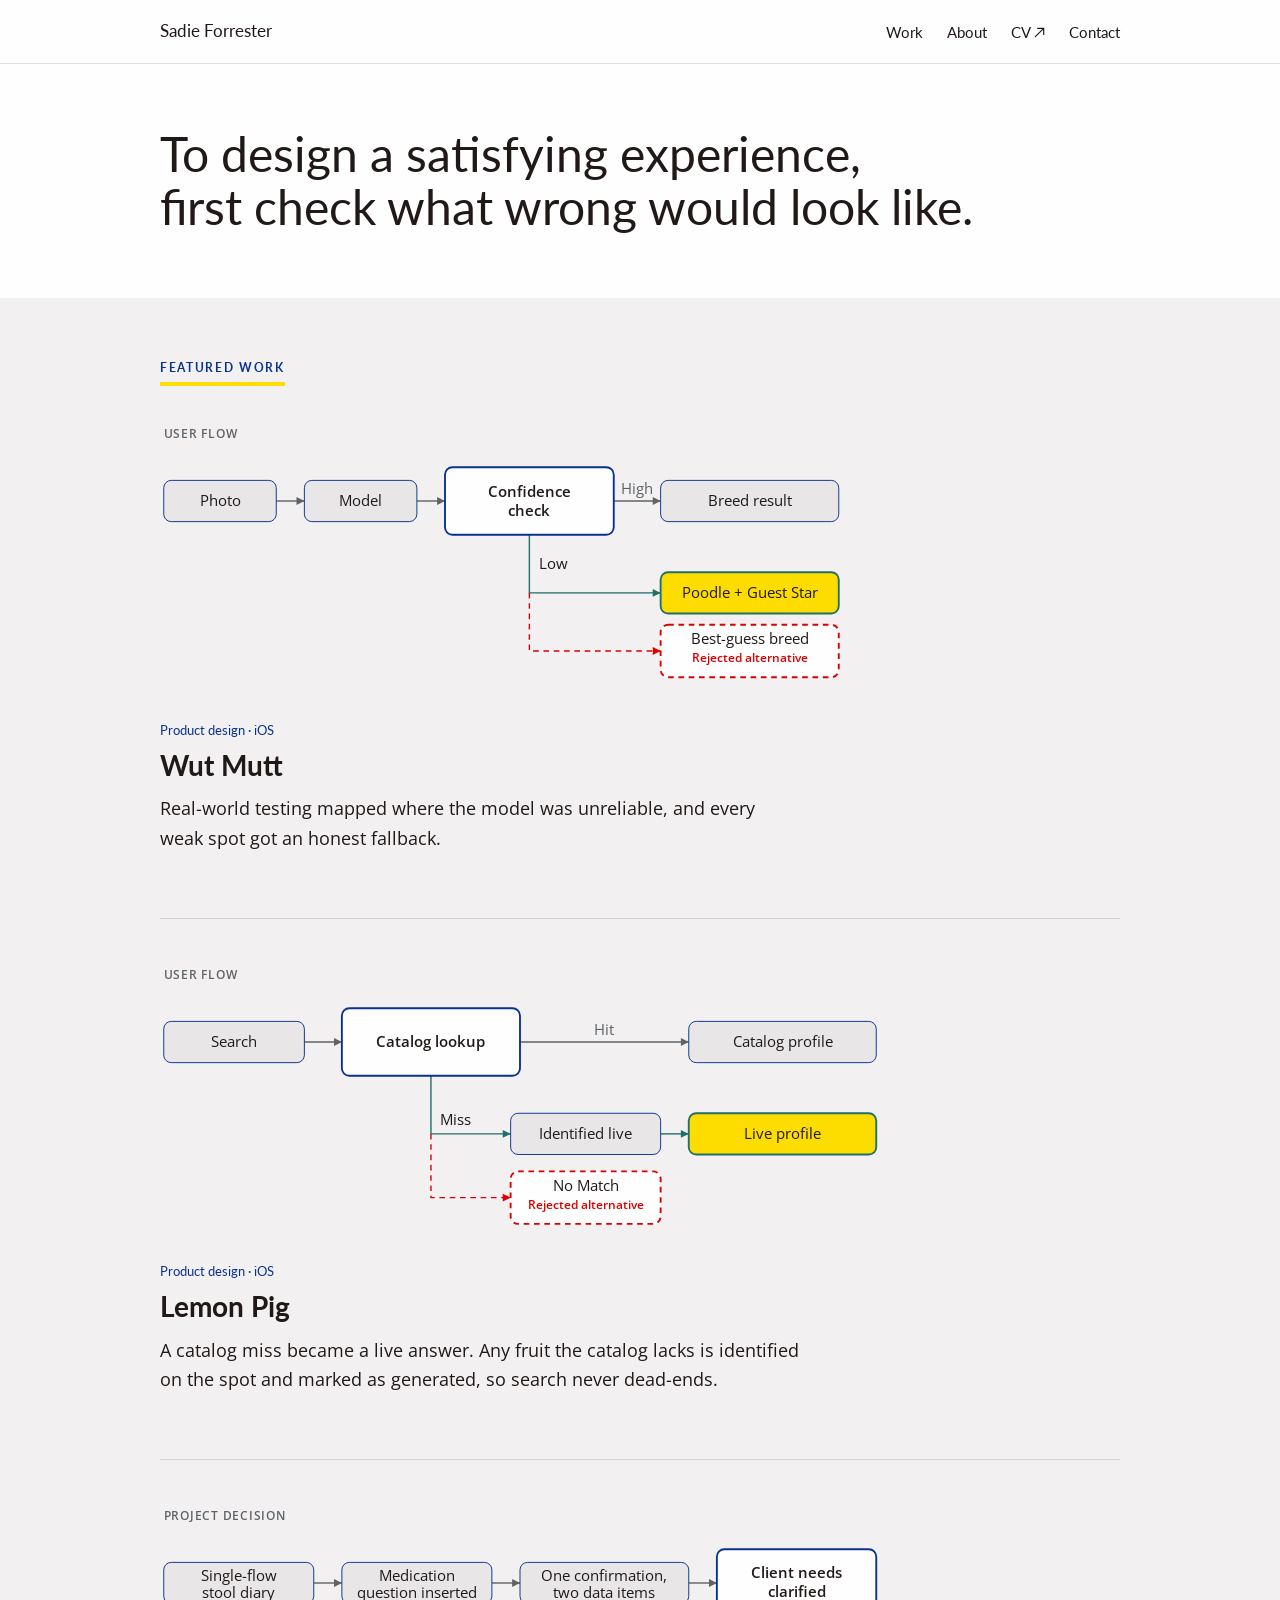
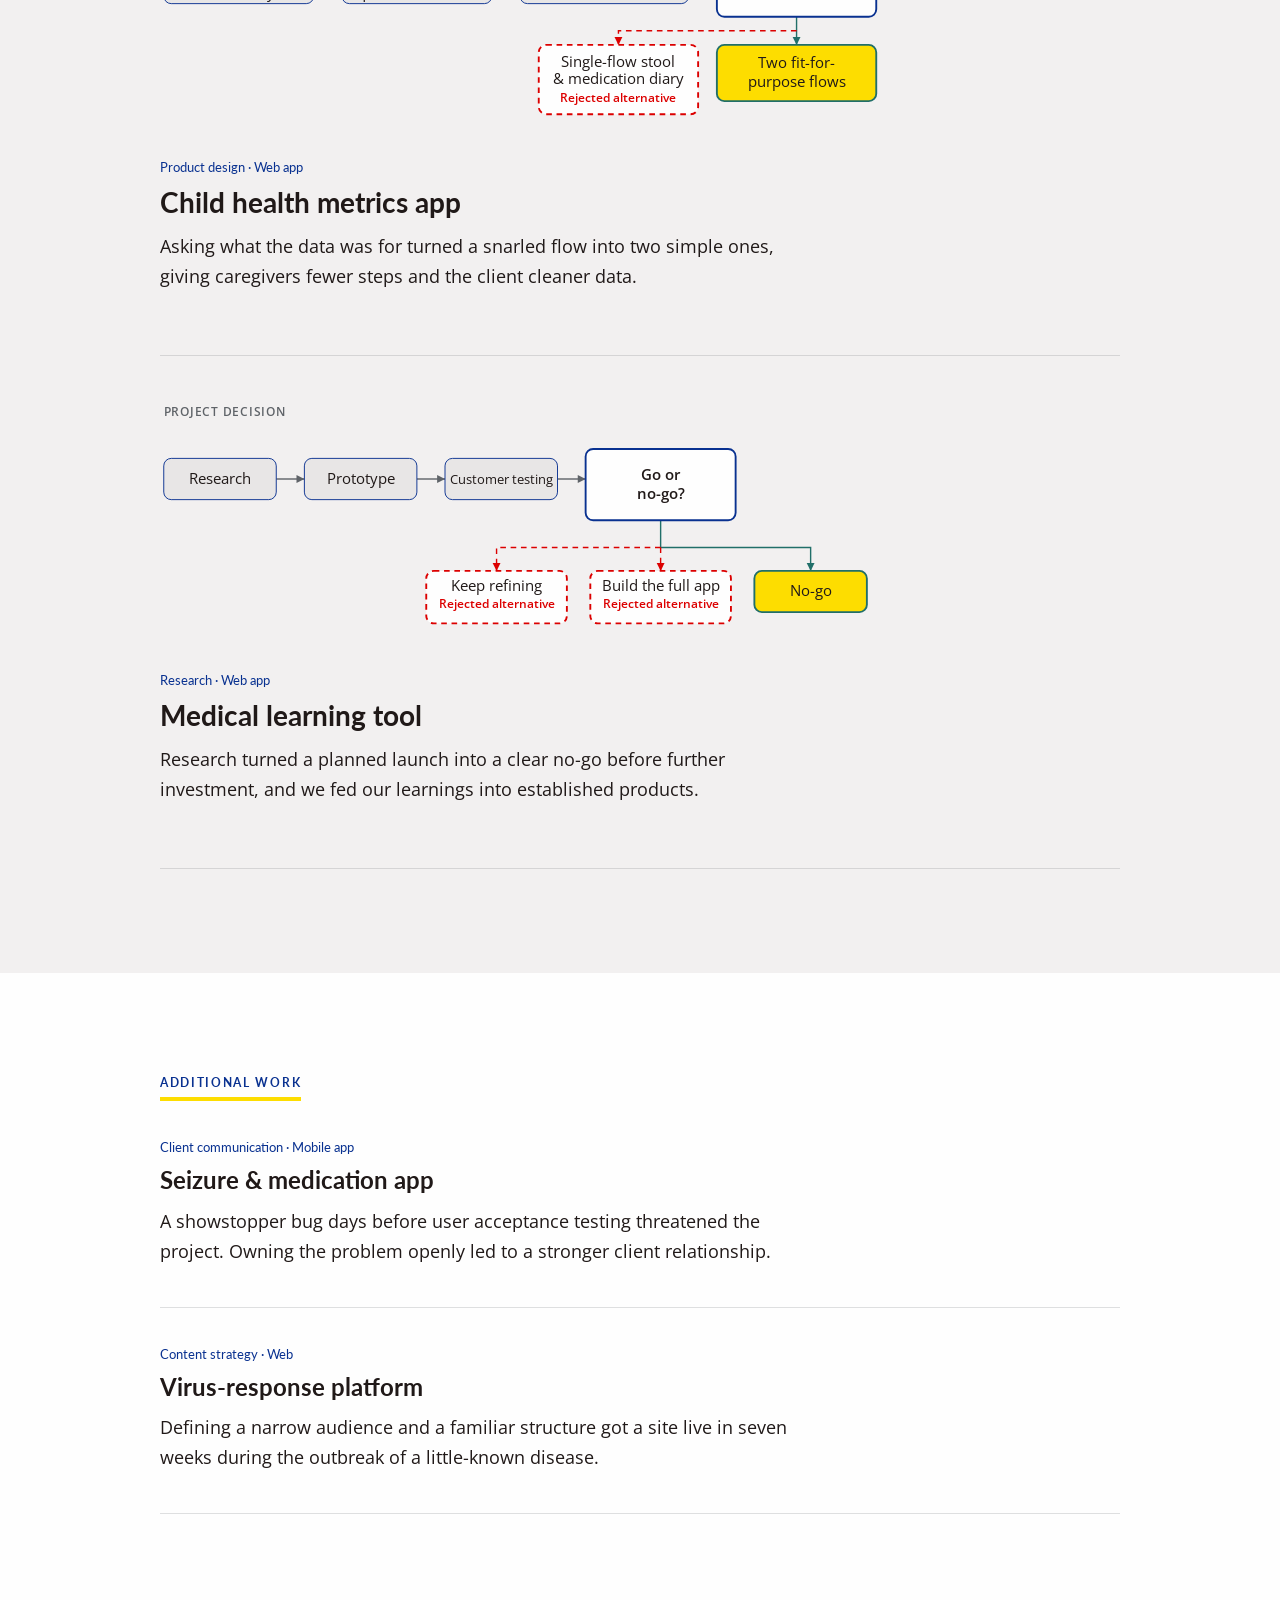
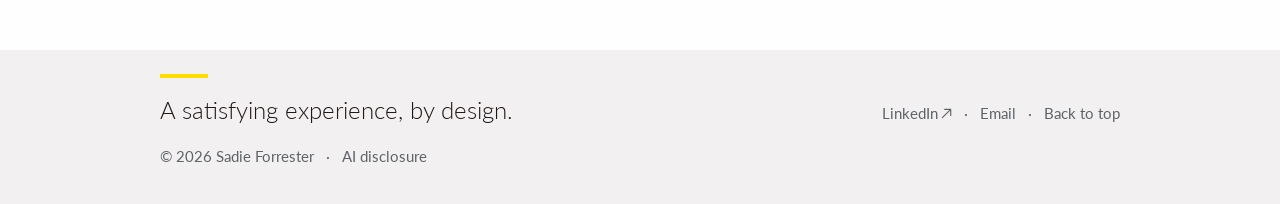
<file: index.html>
<!DOCTYPE html>
<html lang="en">
<head>
<meta charset="utf-8">
<meta name="viewport" content="width=device-width, initial-scale=1">
<link rel="icon" href="assets/favicon.svg" type="image/svg+xml">
<link rel="icon" href="assets/favicon-32.png" sizes="32x32" type="image/png">
<link rel="apple-touch-icon" href="assets/apple-touch-icon.png">
<title>Sadie Forrester — Product Designer</title>
<meta name="description" content="Sadie Forrester, product designer. To design a satisfying experience, first check what wrong would look like: case studies from healthtech, professional education, and two solo-shipped iOS apps.">
<link rel="canonical" href="https://sadieforrester.com/">
<meta property="og:type" content="website">
<meta property="og:site_name" content="Sadie Forrester">
<meta property="og:url" content="https://sadieforrester.com/">
<meta property="og:title" content="Sadie Forrester — Product Designer">
<meta property="og:description" content="Sadie Forrester, product designer. To design a satisfying experience, first check what wrong would look like: case studies from healthtech, professional education, and two solo-shipped iOS apps.">
<meta property="og:image" content="https://sadieforrester.com/assets/og-card.png">
<meta property="og:image:width" content="1200">
<meta property="og:image:height" content="627">
<meta property="og:image:alt" content="To design a satisfying experience, first check what wrong would look like. Sadie Forrester, product design, sadieforrester.com">
<meta name="twitter:card" content="summary_large_image">
<meta name="twitter:title" content="Sadie Forrester — Product Designer">
<meta name="twitter:description" content="Sadie Forrester, product designer. To design a satisfying experience, first check what wrong would look like: case studies from healthtech, professional education, and two solo-shipped iOS apps.">
<meta name="twitter:image" content="https://sadieforrester.com/assets/og-card.png">
<link rel="preconnect" href="https://fonts.googleapis.com">
<link rel="preconnect" href="https://fonts.gstatic.com" crossorigin>
<link href="https://fonts.googleapis.com/css2?family=Lato:wght@300;400;700&family=Open+Sans:ital,wght@0,400;0,600;1,400&display=swap&subset=latin" rel="stylesheet">
<link rel="stylesheet" href="styles.css">
</head>
<body>
<a class="skip" href="#main">Skip to content</a>
<header class="site-header">
<div class="wrap">
<a class="brand" href="index.html" aria-current="page">Sadie Forrester</a>
<nav class="nav" aria-label="Main">
<ul>
<li><a href="#work">Work</a></li>
<li><a href="about.html">About</a></li>
<li><a href="cv.pdf" target="_blank" rel="noopener">CV<span class="pdf" aria-hidden="true"> ↗︎</span><span class="sr"> (opens in a new tab)</span></a></li>
<li><a href="about.html#contact">Contact</a></li>
</ul>
</nav>
</div>
</header>
<main id="main">
<section class="hero wrap home-hero" aria-labelledby="hero-h">
<h1 class="display" id="hero-h">To design a satisfying experience, <br class="hero-br">first check what wrong would look like.</h1>
</section>
<section class="home-section alt" id="work" aria-labelledby="work-label">
<div class="wrap">
<h2 class="label" id="work-label">Featured work</h2>
<ul class="strips">
<li class="strip">
<article>
<a class="media" href="wut-mutt.html" tabindex="-1" aria-hidden="true">
<svg class="dg-desktop" viewBox="36 -28 768 284" role="img" aria-labelledby="s1" font-family="'Open Sans',system-ui,sans-serif" font-size="16"><title id="s1">Wut Mutt’s confidence check: a photo goes to the model; high confidence returns a breed; low confidence returns Poodle + Guest Star, shipped; a best-guess breed was rejected</title><defs><marker id="s1g" viewBox="0 0 10 10" refX="9" refY="5" markerWidth="7" markerHeight="7" orient="auto-start-reverse"><path d="M1 1 9 5 1 9z" fill="#5F6368"/></marker><marker id="s1c" viewBox="0 0 10 10" refX="9" refY="5" markerWidth="7" markerHeight="7" orient="auto-start-reverse"><path d="M1 1 9 5 1 9z" fill="#216F69"/></marker><marker id="s1r" viewBox="0 0 10 10" refX="9" refY="5" markerWidth="7" markerHeight="7" orient="auto-start-reverse"><path d="M1 1 9 5 1 9z" fill="#DC0000"/></marker></defs><text class="kicker" x="40" y="-15" fill="#5F6368" font-weight="600" font-size="13" letter-spacing=".06em">USER FLOW</text><g fill="none" stroke="#5F6368" stroke-width="1.5"><path d="M160 52H190" marker-end="url(#s1g)"/><path d="M310 52H340" marker-end="url(#s1g)"/><path d="M520 52H570" marker-end="url(#s1g)"/></g><path d="M430 88V150H570" fill="none" stroke="#216F69" stroke-width="1.5" marker-end="url(#s1c)"/><path d="M430 150V212H570" fill="none" stroke="#DC0000" stroke-width="1.5" stroke-dasharray="6 5" marker-end="url(#s1r)"/><text x="545" y="44" text-anchor="middle" fill="#5F6368">High</text><text x="440" y="124" fill="#201918">Low</text><rect x="40" y="30" width="120" height="44" rx="8" fill="#E8E6E6" stroke="#093190"/><rect x="190" y="30" width="120" height="44" rx="8" fill="#E8E6E6" stroke="#093190"/><rect x="340" y="16" width="180" height="72" rx="8" fill="#FEFEFE" stroke="#093190" stroke-width="2"/><rect x="570" y="30" width="190" height="44" rx="8" fill="#E8E6E6" stroke="#093190"/><rect x="570" y="128" width="190" height="44" rx="8" fill="#FDDD00" stroke="#216F69" stroke-width="2"/><rect x="570" y="184" width="190" height="56" rx="8" fill="#FEFEFE" stroke="#DC0000" stroke-width="2" stroke-dasharray="6 5"/><text x="100" y="57" text-anchor="middle" fill="#201918">Photo</text><text x="250" y="57" text-anchor="middle" fill="#201918">Model</text><text x="430" y="48" text-anchor="middle" fill="#201918" font-weight="600">Confidence</text><text x="430" y="68" text-anchor="middle" fill="#201918" font-weight="600">check</text><text x="665" y="57" text-anchor="middle" fill="#201918">Breed result</text><text x="665" y="155" text-anchor="middle" fill="#201918">Poodle + Guest Star</text><text x="665" y="205" text-anchor="middle" fill="#201918">Best-guess breed</text><text x="665" y="224" text-anchor="middle" fill="#DC0000" font-weight="600" font-size="13">Rejected alternative</text></svg>
<svg class="dg-mobile" viewBox="0 -28 360 414" aria-hidden="true" font-family="'Open Sans',system-ui,sans-serif" font-size="14"><defs><marker id="m1g" viewBox="0 0 10 10" refX="9" refY="5" markerWidth="7" markerHeight="7" orient="auto-start-reverse"><path d="M1 1 9 5 1 9z" fill="#5F6368"/></marker><marker id="m1c" viewBox="0 0 10 10" refX="9" refY="5" markerWidth="7" markerHeight="7" orient="auto-start-reverse"><path d="M1 1 9 5 1 9z" fill="#216F69"/></marker><marker id="m1r" viewBox="0 0 10 10" refX="9" refY="5" markerWidth="7" markerHeight="7" orient="auto-start-reverse"><path d="M1 1 9 5 1 9z" fill="#DC0000"/></marker></defs><text class="kicker" x="20" y="-15" fill="#5F6368" font-weight="600" font-size="12" letter-spacing=".06em">USER FLOW</text><g fill="none" stroke="#5F6368" stroke-width="1.5"><path d="M95 54V80" marker-end="url(#m1g)"/><path d="M95 124V150" marker-end="url(#m1g)"/><path d="M170 186H210" marker-end="url(#m1g)"/></g><path d="M95 222V290" fill="none" stroke="#216F69" stroke-width="1.5" marker-end="url(#m1c)"/><path d="M95 256H280V290" fill="none" stroke="#DC0000" stroke-width="1.5" stroke-dasharray="6 5" marker-end="url(#m1r)"/><text x="190" y="177" text-anchor="middle" fill="#5F6368">High</text><text x="20" y="251" fill="#201918">Low</text><rect x="20" y="10" width="150" height="44" rx="8" fill="#E8E6E6" stroke="#093190"/><rect x="20" y="80" width="150" height="44" rx="8" fill="#E8E6E6" stroke="#093190"/><rect x="20" y="150" width="150" height="72" rx="8" fill="#FEFEFE" stroke="#093190" stroke-width="2"/><rect x="210" y="164" width="140" height="44" rx="8" fill="#E8E6E6" stroke="#093190"/><rect x="20" y="290" width="150" height="56" rx="8" fill="#FDDD00" stroke="#216F69" stroke-width="2"/><rect x="210" y="290" width="140" height="56" rx="8" fill="#FEFEFE" stroke="#DC0000" stroke-width="2" stroke-dasharray="6 5"/><text x="95" y="37" text-anchor="middle" fill="#201918">Photo</text><text x="95" y="107" text-anchor="middle" fill="#201918">Model</text><text x="95" y="182" text-anchor="middle" fill="#201918" font-weight="600">Confidence</text><text x="95" y="202" text-anchor="middle" fill="#201918" font-weight="600">check</text><text x="280" y="191" text-anchor="middle" fill="#201918">Breed result</text><text x="95" y="323" text-anchor="middle" fill="#201918">Poodle + Guest Star</text><text x="280" y="311" text-anchor="middle" fill="#201918">Best-guess breed</text><text x="280" y="329" text-anchor="middle" fill="#DC0000" font-weight="600" font-size="12">Rejected alternative</text></svg>
</a>
<div class="body">
<p class="tag">Product design · iOS</p>
<h3><a href="wut-mutt.html">Wut Mutt</a></h3>
<p>Real-world testing mapped where the model was unreliable, and every weak spot got an honest fallback.</p>
</div>
</article>
</li>
<li class="strip">
<article>
<a class="media" href="lemon-pig.html" tabindex="-1" aria-hidden="true">
<svg class="dg-desktop" viewBox="36 -28 768 284" role="img" aria-labelledby="s2" font-family="'Open Sans',system-ui,sans-serif" font-size="16"><title id="s2">Lemon Pig’s catalog lookup: a hit returns the catalog profile; a miss is identified live and returns a live profile, shipped; a No Match dead end was rejected</title><defs><marker id="s2g" viewBox="0 0 10 10" refX="9" refY="5" markerWidth="7" markerHeight="7" orient="auto-start-reverse"><path d="M1 1 9 5 1 9z" fill="#5F6368"/></marker><marker id="s2c" viewBox="0 0 10 10" refX="9" refY="5" markerWidth="7" markerHeight="7" orient="auto-start-reverse"><path d="M1 1 9 5 1 9z" fill="#216F69"/></marker><marker id="s2r" viewBox="0 0 10 10" refX="9" refY="5" markerWidth="7" markerHeight="7" orient="auto-start-reverse"><path d="M1 1 9 5 1 9z" fill="#DC0000"/></marker></defs><text class="kicker" x="40" y="-15" fill="#5F6368" font-weight="600" font-size="13" letter-spacing=".06em">USER FLOW</text><g fill="none" stroke="#5F6368" stroke-width="1.5"><path d="M190 52H230" marker-end="url(#s2g)"/><path d="M420 52H600" marker-end="url(#s2g)"/></g><g fill="none" stroke="#216F69" stroke-width="1.5"><path d="M325 88V150H410" marker-end="url(#s2c)"/><path d="M570 150H600" marker-end="url(#s2c)"/></g><path d="M325 150V218H410" fill="none" stroke="#DC0000" stroke-width="1.5" stroke-dasharray="6 5" marker-end="url(#s2r)"/><text x="510" y="44" text-anchor="middle" fill="#5F6368">Hit</text><text x="335" y="141" fill="#201918">Miss</text><rect x="40" y="30" width="150" height="44" rx="8" fill="#E8E6E6" stroke="#093190"/><rect x="230" y="16" width="190" height="72" rx="8" fill="#FEFEFE" stroke="#093190" stroke-width="2"/><rect x="600" y="30" width="200" height="44" rx="8" fill="#E8E6E6" stroke="#093190"/><rect x="410" y="128" width="160" height="44" rx="8" fill="#E8E6E6" stroke="#093190"/><rect x="600" y="128" width="200" height="44" rx="8" fill="#FDDD00" stroke="#216F69" stroke-width="2"/><rect x="410" y="190" width="160" height="56" rx="8" fill="#FEFEFE" stroke="#DC0000" stroke-width="2" stroke-dasharray="6 5"/><text x="115" y="57" text-anchor="middle" fill="#201918">Search</text><text x="325" y="57" text-anchor="middle" fill="#201918" font-weight="600">Catalog lookup</text><text x="700" y="57" text-anchor="middle" fill="#201918">Catalog profile</text><text x="490" y="155" text-anchor="middle" fill="#201918">Identified live</text><text x="700" y="155" text-anchor="middle" fill="#201918">Live profile</text><text x="490" y="211" text-anchor="middle" fill="#201918">No Match</text><text x="490" y="230" text-anchor="middle" fill="#DC0000" font-weight="600" font-size="13">Rejected alternative</text></svg>
<svg class="dg-mobile" viewBox="0 -28 360 428" aria-hidden="true" font-family="'Open Sans',system-ui,sans-serif" font-size="14"><defs><marker id="m2g" viewBox="0 0 10 10" refX="9" refY="5" markerWidth="7" markerHeight="7" orient="auto-start-reverse"><path d="M1 1 9 5 1 9z" fill="#5F6368"/></marker><marker id="m2c" viewBox="0 0 10 10" refX="9" refY="5" markerWidth="7" markerHeight="7" orient="auto-start-reverse"><path d="M1 1 9 5 1 9z" fill="#216F69"/></marker><marker id="m2r" viewBox="0 0 10 10" refX="9" refY="5" markerWidth="7" markerHeight="7" orient="auto-start-reverse"><path d="M1 1 9 5 1 9z" fill="#DC0000"/></marker></defs><text class="kicker" x="20" y="-15" fill="#5F6368" font-weight="600" font-size="12" letter-spacing=".06em">USER FLOW</text><g fill="none" stroke="#5F6368" stroke-width="1.5"><path d="M95 54V80" marker-end="url(#m2g)"/><path d="M170 116H210" marker-end="url(#m2g)"/></g><g fill="none" stroke="#216F69" stroke-width="1.5"><path d="M95 152V200" marker-end="url(#m2c)"/><path d="M95 260V300" marker-end="url(#m2c)"/></g><path d="M95 176H280V200" fill="none" stroke="#DC0000" stroke-width="1.5" stroke-dasharray="6 5" marker-end="url(#m2r)"/><text x="190" y="107" text-anchor="middle" fill="#5F6368">Hit</text><text x="20" y="171" fill="#201918">Miss</text><rect x="20" y="10" width="150" height="44" rx="8" fill="#E8E6E6" stroke="#093190"/><rect x="20" y="80" width="150" height="72" rx="8" fill="#FEFEFE" stroke="#093190" stroke-width="2"/><rect x="210" y="94" width="140" height="44" rx="8" fill="#E8E6E6" stroke="#093190"/><rect x="20" y="200" width="150" height="60" rx="8" fill="#E8E6E6" stroke="#093190"/><rect x="20" y="300" width="150" height="60" rx="8" fill="#FDDD00" stroke="#216F69" stroke-width="2"/><rect x="210" y="200" width="140" height="56" rx="8" fill="#FEFEFE" stroke="#DC0000" stroke-width="2" stroke-dasharray="6 5"/><text x="95" y="37" text-anchor="middle" fill="#201918">Search</text><text x="95" y="121" text-anchor="middle" fill="#201918" font-weight="600">Catalog lookup</text><text x="280" y="121" text-anchor="middle" fill="#201918">Catalog profile</text><text x="95" y="235" text-anchor="middle" fill="#201918">Identified live</text><text x="95" y="335" text-anchor="middle" fill="#201918">Live profile</text><text x="280" y="221" text-anchor="middle" fill="#201918">No Match</text><text x="280" y="239" text-anchor="middle" fill="#DC0000" font-weight="600" font-size="12">Rejected alternative</text></svg>
</a>
<div class="body">
<p class="tag">Product design · iOS</p>
<h3><a href="lemon-pig.html">Lemon Pig</a></h3>
<p>A catalog miss became a live answer. Any fruit the catalog lacks is identified on the spot and marked as generated, so search never dead-ends.</p>
</div>
</article>
</li>
<li class="strip">
<article>
<a class="media" href="child-health-metrics.html" tabindex="-1" aria-hidden="true">
<svg class="dg-desktop" viewBox="36 -28 768 236" role="img" aria-labelledby="s3" font-family="'Open Sans',system-ui,sans-serif" font-size="16"><title id="s3">A single-flow stool diary gains a medication question; clarifying client needs leads to two fit-for-purpose flows, shipped; a single-flow stool and medication diary was rejected</title><defs><marker id="s3g" viewBox="0 0 10 10" refX="9" refY="5" markerWidth="7" markerHeight="7" orient="auto-start-reverse"><path d="M1 1 9 5 1 9z" fill="#5F6368"/></marker><marker id="s3c" viewBox="0 0 10 10" refX="9" refY="5" markerWidth="7" markerHeight="7" orient="auto-start-reverse"><path d="M1 1 9 5 1 9z" fill="#216F69"/></marker><marker id="s3r" viewBox="0 0 10 10" refX="9" refY="5" markerWidth="7" markerHeight="7" orient="auto-start-reverse"><path d="M1 1 9 5 1 9z" fill="#DC0000"/></marker></defs><text class="kicker" x="40" y="-15" fill="#5F6368" font-weight="600" font-size="13" letter-spacing=".06em">PROJECT DECISION</text><g fill="none" stroke="#5F6368" stroke-width="1.5"><path d="M200 52H230" marker-end="url(#s3g)"/><path d="M390 52H420" marker-end="url(#s3g)"/><path d="M600 52H630" marker-end="url(#s3g)"/></g><path d="M715 88V118" fill="none" stroke="#216F69" stroke-width="1.5" marker-end="url(#s3c)"/><path d="M715 103H525V118" fill="none" stroke="#DC0000" stroke-width="1.5" stroke-dasharray="6 5" marker-end="url(#s3r)"/><rect x="40" y="30" width="160" height="44" rx="8" fill="#E8E6E6" stroke="#093190"/><rect x="230" y="30" width="160" height="44" rx="8" fill="#E8E6E6" stroke="#093190"/><rect x="420" y="30" width="180" height="44" rx="8" fill="#E8E6E6" stroke="#093190"/><rect x="630" y="16" width="170" height="72" rx="8" fill="#FEFEFE" stroke="#093190" stroke-width="2"/><rect x="630" y="118" width="170" height="60" rx="8" fill="#FDDD00" stroke="#216F69" stroke-width="2"/><rect x="440" y="118" width="170" height="74" rx="8" fill="#FEFEFE" stroke="#DC0000" stroke-width="2" stroke-dasharray="6 5"/><text x="120" y="50" text-anchor="middle" fill="#201918">Single-flow</text><text x="120" y="68" text-anchor="middle" fill="#201918">stool diary</text><text x="310" y="50" text-anchor="middle" fill="#201918">Medication</text><text x="310" y="68" text-anchor="middle" fill="#201918">question inserted</text><text x="510" y="50" text-anchor="middle" fill="#201918">One confirmation,</text><text x="510" y="68" text-anchor="middle" fill="#201918">two data items</text><text x="715" y="47" text-anchor="middle" fill="#201918" font-weight="600">Client needs</text><text x="715" y="67" text-anchor="middle" fill="#201918" font-weight="600">clarified</text><text x="715" y="143" text-anchor="middle" fill="#201918">Two fit-for-</text><text x="715" y="163" text-anchor="middle" fill="#201918">purpose flows</text><text x="525" y="142" text-anchor="middle" fill="#201918">Single-flow stool</text><text x="525" y="160" text-anchor="middle" fill="#201918">&amp; medication diary</text><text x="525" y="179" text-anchor="middle" fill="#DC0000" font-weight="600" font-size="13">Rejected alternative</text></svg>
<svg class="dg-mobile" viewBox="0 -28 360 470" aria-hidden="true" font-family="'Open Sans',system-ui,sans-serif" font-size="14"><defs><marker id="m3g" viewBox="0 0 10 10" refX="9" refY="5" markerWidth="7" markerHeight="7" orient="auto-start-reverse"><path d="M1 1 9 5 1 9z" fill="#5F6368"/></marker><marker id="m3c" viewBox="0 0 10 10" refX="9" refY="5" markerWidth="7" markerHeight="7" orient="auto-start-reverse"><path d="M1 1 9 5 1 9z" fill="#216F69"/></marker><marker id="m3r" viewBox="0 0 10 10" refX="9" refY="5" markerWidth="7" markerHeight="7" orient="auto-start-reverse"><path d="M1 1 9 5 1 9z" fill="#DC0000"/></marker></defs><text class="kicker" x="20" y="-15" fill="#5F6368" font-weight="600" font-size="12" letter-spacing=".06em">PROJECT DECISION</text><g fill="none" stroke="#5F6368" stroke-width="1.5"><path d="M180 54V80" marker-end="url(#m3g)"/><path d="M180 124V150" marker-end="url(#m3g)"/><path d="M180 194V220" marker-end="url(#m3g)"/></g><path d="M180 280V310" fill="none" stroke="#216F69" stroke-width="1.5" marker-end="url(#m3c)"/><path d="M180 295H8V400H20" fill="none" stroke="#DC0000" stroke-width="1.5" stroke-dasharray="6 5" marker-end="url(#m3r)"/><rect x="20" y="10" width="320" height="44" rx="8" fill="#E8E6E6" stroke="#093190"/><rect x="20" y="80" width="320" height="44" rx="8" fill="#E8E6E6" stroke="#093190"/><rect x="20" y="150" width="320" height="44" rx="8" fill="#E8E6E6" stroke="#093190"/><rect x="20" y="220" width="320" height="60" rx="8" fill="#FEFEFE" stroke="#093190" stroke-width="2"/><rect x="20" y="310" width="320" height="44" rx="8" fill="#FDDD00" stroke="#216F69" stroke-width="2"/><rect x="20" y="372" width="320" height="56" rx="8" fill="#FEFEFE" stroke="#DC0000" stroke-width="2" stroke-dasharray="6 5"/><text x="180" y="37" text-anchor="middle" fill="#201918">Single-flow stool diary</text><text x="180" y="107" text-anchor="middle" fill="#201918">Medication question inserted</text><text x="180" y="177" text-anchor="middle" fill="#201918">One confirmation, two data items</text><text x="180" y="255" text-anchor="middle" fill="#201918" font-weight="600">Client needs clarified</text><text x="180" y="337" text-anchor="middle" fill="#201918">Two fit-for-purpose flows</text><text x="180" y="393" text-anchor="middle" fill="#201918">Single-flow stool &amp; medication diary</text><text x="180" y="412" text-anchor="middle" fill="#DC0000" font-weight="600" font-size="12">Rejected alternative</text></svg>
</a>
<div class="body">
<p class="tag">Product design · Web app</p>
<h3><a href="child-health-metrics.html">Child health metrics app</a></h3>
<p>Asking what the data was for turned a snarled flow into two simple ones, giving caregivers fewer steps and the client cleaner data.</p>
</div>
</article>
</li>
<li class="strip">
<article>
<a class="media" href="medical-learning-tool.html" tabindex="-1" aria-hidden="true">
<svg class="dg-desktop" viewBox="36 -28 768 254" role="img" aria-labelledby="s4" font-family="'Open Sans',system-ui,sans-serif" font-size="16"><title id="s4">Research, prototype, and customer testing lead to a go or no-go decision; no-go was chosen, building the full app and keep refining were rejected</title><defs><marker id="s4g" viewBox="0 0 10 10" refX="9" refY="5" markerWidth="7" markerHeight="7" orient="auto-start-reverse"><path d="M1 1 9 5 1 9z" fill="#5F6368"/></marker><marker id="s4c" viewBox="0 0 10 10" refX="9" refY="5" markerWidth="7" markerHeight="7" orient="auto-start-reverse"><path d="M1 1 9 5 1 9z" fill="#216F69"/></marker><marker id="s4r" viewBox="0 0 10 10" refX="9" refY="5" markerWidth="7" markerHeight="7" orient="auto-start-reverse"><path d="M1 1 9 5 1 9z" fill="#DC0000"/></marker></defs><text class="kicker" x="40" y="-15" fill="#5F6368" font-weight="600" font-size="13" letter-spacing=".06em">PROJECT DECISION</text><g fill="none" stroke="#5F6368" stroke-width="1.5"><path d="M160 52H190" marker-end="url(#s4g)"/><path d="M310 52H340" marker-end="url(#s4g)"/><path d="M460 52H490" marker-end="url(#s4g)"/></g><path d="M570 96V125H730V150" fill="none" stroke="#216F69" stroke-width="1.5" marker-end="url(#s4c)"/><g fill="none" stroke="#DC0000" stroke-width="1.5" stroke-dasharray="6 5"><path d="M570 125V150" marker-end="url(#s4r)"/><path d="M570 125H395V150" marker-end="url(#s4r)"/></g><rect x="40" y="30" width="120" height="44" rx="8" fill="#E8E6E6" stroke="#093190"/><rect x="190" y="30" width="120" height="44" rx="8" fill="#E8E6E6" stroke="#093190"/><rect x="340" y="30" width="120" height="44" rx="8" fill="#E8E6E6" stroke="#093190"/><rect x="490" y="20" width="160" height="76" rx="8" fill="#FEFEFE" stroke="#093190" stroke-width="2"/><rect x="670" y="150" width="120" height="44" rx="8" fill="#FDDD00" stroke="#216F69" stroke-width="2"/><rect x="495" y="150" width="150" height="56" rx="8" fill="#FEFEFE" stroke="#DC0000" stroke-width="2" stroke-dasharray="6 5"/><rect x="320" y="150" width="150" height="56" rx="8" fill="#FEFEFE" stroke="#DC0000" stroke-width="2" stroke-dasharray="6 5"/><text x="100" y="57" text-anchor="middle" fill="#201918">Research</text><text x="250" y="57" text-anchor="middle" fill="#201918">Prototype</text><text x="400" y="57" text-anchor="middle" fill="#201918" font-size="14">Customer testing</text><text x="570" y="53" text-anchor="middle" fill="#201918" font-weight="600">Go or</text><text x="570" y="73" text-anchor="middle" fill="#201918" font-weight="600">no-go?</text><text x="730" y="177" text-anchor="middle" fill="#201918">No-go</text><text x="570" y="171" text-anchor="middle" fill="#201918">Build the full app</text><text x="570" y="190" text-anchor="middle" fill="#DC0000" font-weight="600" font-size="13">Rejected alternative</text><text x="395" y="171" text-anchor="middle" fill="#201918">Keep refining</text><text x="395" y="190" text-anchor="middle" fill="#DC0000" font-weight="600" font-size="13">Rejected alternative</text></svg>
<svg class="dg-mobile" viewBox="0 -28 360 364" aria-hidden="true" font-family="'Open Sans',system-ui,sans-serif" font-size="14"><defs><marker id="m4g" viewBox="0 0 10 10" refX="9" refY="5" markerWidth="7" markerHeight="7" orient="auto-start-reverse"><path d="M1 1 9 5 1 9z" fill="#5F6368"/></marker><marker id="m4c" viewBox="0 0 10 10" refX="9" refY="5" markerWidth="7" markerHeight="7" orient="auto-start-reverse"><path d="M1 1 9 5 1 9z" fill="#216F69"/></marker><marker id="m4r" viewBox="0 0 10 10" refX="9" refY="5" markerWidth="7" markerHeight="7" orient="auto-start-reverse"><path d="M1 1 9 5 1 9z" fill="#DC0000"/></marker></defs><text class="kicker" x="20" y="-15" fill="#5F6368" font-weight="600" font-size="12" letter-spacing=".06em">PROJECT DECISION</text><g fill="none" stroke="#5F6368" stroke-width="1.5"><path d="M110 32H130" marker-end="url(#m4g)"/><path d="M230 32H250" marker-end="url(#m4g)"/><path d="M300 54V110H260" marker-end="url(#m4g)"/></g><path d="M180 140V170" fill="none" stroke="#216F69" stroke-width="1.5" marker-end="url(#m4c)"/><g fill="none" stroke="#DC0000" stroke-width="1.5" stroke-dasharray="6 5"><path d="M180 155H88V240" marker-end="url(#m4r)"/><path d="M180 155H272V240" marker-end="url(#m4r)"/></g><rect x="10" y="10" width="100" height="44" rx="8" fill="#E8E6E6" stroke="#093190"/><rect x="130" y="10" width="100" height="44" rx="8" fill="#E8E6E6" stroke="#093190"/><rect x="250" y="10" width="100" height="44" rx="8" fill="#E8E6E6" stroke="#093190"/><rect x="100" y="80" width="160" height="60" rx="8" fill="#FEFEFE" stroke="#093190" stroke-width="2"/><rect x="120" y="170" width="120" height="44" rx="8" fill="#FDDD00" stroke="#216F69" stroke-width="2"/><rect x="10" y="240" width="156" height="56" rx="8" fill="#FEFEFE" stroke="#DC0000" stroke-width="2" stroke-dasharray="6 5"/><rect x="194" y="240" width="156" height="56" rx="8" fill="#FEFEFE" stroke="#DC0000" stroke-width="2" stroke-dasharray="6 5"/><text x="60" y="37" text-anchor="middle" fill="#201918">Research</text><text x="180" y="37" text-anchor="middle" fill="#201918">Prototype</text><text x="300" y="33" text-anchor="middle" fill="#201918" font-size="11">Customer</text><text x="300" y="45" text-anchor="middle" fill="#201918" font-size="11">testing</text><text x="180" y="105" text-anchor="middle" fill="#201918" font-weight="600">Go or</text><text x="180" y="125" text-anchor="middle" fill="#201918" font-weight="600">no-go?</text><text x="180" y="197" text-anchor="middle" fill="#201918">No-go</text><text x="88" y="261" text-anchor="middle" fill="#201918">Build the full app</text><text x="88" y="279" text-anchor="middle" fill="#DC0000" font-weight="600" font-size="12">Rejected alternative</text><text x="272" y="261" text-anchor="middle" fill="#201918">Keep refining</text><text x="272" y="279" text-anchor="middle" fill="#DC0000" font-weight="600" font-size="12">Rejected alternative</text></svg>
</a>
<div class="body">
<p class="tag">Research · Web app</p>
<h3><a href="medical-learning-tool.html">Medical learning tool</a></h3>
<p>Research turned a planned launch into a clear no-go before further investment, and we fed our learnings into established products.</p>
</div>
</article>
</li>
</ul>
</div>
</section>

<section class="home-section" aria-labelledby="more-label">
<div class="wrap">
<h2 class="label" id="more-label">Additional work</h2>
<ul class="strips">
<li class="strip plain">
<article>
<div class="body">
<p class="tag">Client communication · Mobile app</p>
<h3><a href="seizure-medication-app.html">Seizure &amp; medication app</a></h3>
<p>A showstopper bug days before user acceptance testing threatened the project. Owning the problem openly led to a stronger client relationship.</p>
</div>
</article>
</li>
<li class="strip plain">
<article>
<div class="body">
<p class="tag">Content strategy · Web</p>
<h3><a href="virus-response-platform.html">Virus-response platform</a></h3>
<p>Defining a narrow audience and a familiar structure got a site live in seven weeks during the outbreak of a little-known disease.</p>
</div>
</article>
</li>
</ul>
</div>
</section>


</main>
<div class="end-zone">
<footer class="site-footer">
<div class="wrap">
<div class="row">
<p class="sign">A satisfying experience, by design.</p>
<ul aria-label="Contact">
<li><a href="https://www.linkedin.com/in/sadieforrester" target="_blank" rel="noopener">LinkedIn<span class="pdf" aria-hidden="true"> ↗︎</span><span class="sr"> (opens in a new tab)</span></a></li>
<li><a href="mailto:sadief@gmail.com">Email</a></li>
<li><a href="#main">Back to top</a></li>
</ul>
</div>
<ul>
<li>© 2026 Sadie Forrester</li>
<li><a href="ai-note.html">AI disclosure</a></li>
</ul>
</div>
</footer>
</div>
<script src="nav.js" defer></script>
</body>
</html>
</file>
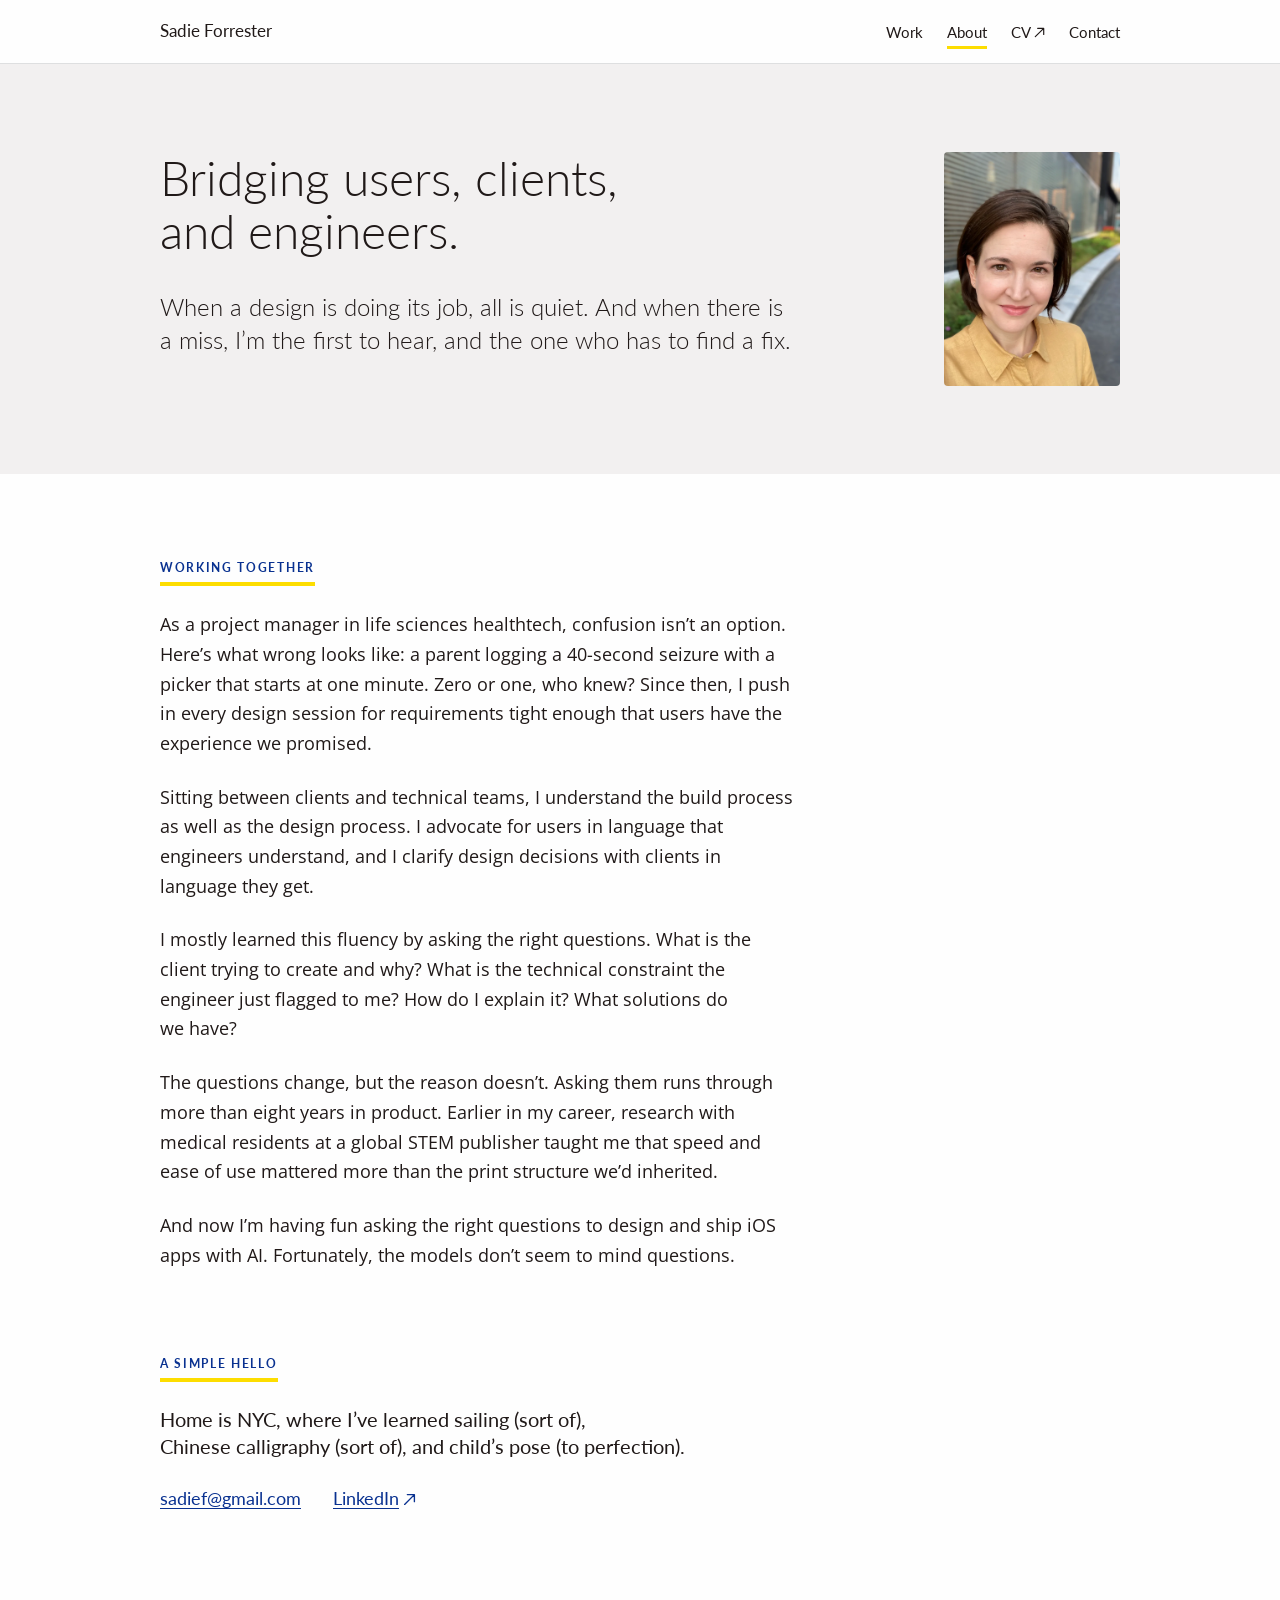
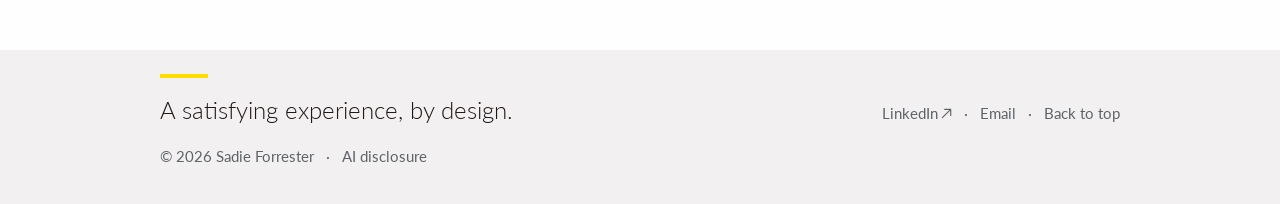
<file: about.html>
<!DOCTYPE html>
<html lang="en">
<head>
<meta charset="utf-8">
<meta name="viewport" content="width=device-width, initial-scale=1">
<link rel="icon" href="assets/favicon.svg" type="image/svg+xml">
<link rel="icon" href="assets/favicon-32.png" sizes="32x32" type="image/png">
<link rel="apple-touch-icon" href="assets/apple-touch-icon.png">
<title>About — Sadie Forrester</title>
<meta name="description" content="About Sadie Forrester, product designer in NYC. Bridging users, clients, and engineers in life sciences healthtech, after a global STEM publisher, and now shipping iOS apps with AI.">
<link rel="canonical" href="https://sadieforrester.com/about.html">
<meta property="og:type" content="website">
<meta property="og:site_name" content="Sadie Forrester">
<meta property="og:url" content="https://sadieforrester.com/about.html">
<meta property="og:title" content="About — Sadie Forrester">
<meta property="og:description" content="About Sadie Forrester, product designer in NYC. Bridging users, clients, and engineers in life sciences healthtech, after a global STEM publisher, and now shipping iOS apps with AI.">
<meta property="og:image" content="https://sadieforrester.com/assets/og-card.png">
<meta property="og:image:width" content="1200">
<meta property="og:image:height" content="627">
<meta property="og:image:alt" content="To design a satisfying experience, first check what wrong would look like. Sadie Forrester, product design, sadieforrester.com">
<meta name="twitter:card" content="summary_large_image">
<meta name="twitter:title" content="About — Sadie Forrester">
<meta name="twitter:description" content="About Sadie Forrester, product designer in NYC. Bridging users, clients, and engineers in life sciences healthtech, after a global STEM publisher, and now shipping iOS apps with AI.">
<meta name="twitter:image" content="https://sadieforrester.com/assets/og-card.png">
<link rel="preconnect" href="https://fonts.googleapis.com">
<link rel="preconnect" href="https://fonts.gstatic.com" crossorigin>
<link href="https://fonts.googleapis.com/css2?family=Lato:wght@300;400;700&family=Open+Sans:ital,wght@0,400;0,600;1,400&display=swap&subset=latin" rel="stylesheet">
<link rel="stylesheet" href="styles.css">
</head>
<body>
<a class="skip" href="#main">Skip to content</a>
<header class="site-header">
<div class="wrap">
<a class="brand" href="index.html">Sadie Forrester</a>
<nav class="nav" aria-label="Main">
<ul>
<li><a href="index.html#work">Work</a></li>
<li><a href="about.html" aria-current="page">About</a></li>
<li><a href="cv.pdf" target="_blank" rel="noopener">CV<span class="pdf" aria-hidden="true"> ↗︎</span><span class="sr"> (opens in a new tab)</span></a></li>
<li><a href="about.html#contact">Contact</a></li>
</ul>
</nav>
</div>
</header>
<main id="main">
<section class="hero about-hero alt" aria-labelledby="about-h">
<div class="wrap">
<div class="copy">
<h1 class="display" id="about-h">Bridging users, clients,<br class="hero-br"> and engineers.</h1>
<p class="body-lg text">When a design is doing its job, all is quiet. And when there is a miss, I’m the first to hear, and the one who has to find a fix.</p>
</div>
<figure class="portrait"><img src="assets/about/portrait.webp" width="840" height="1118" alt="Sadie Forrester, outdoors in a yellow shirt, smiling at the camera"></figure>
</div>
</section>
<section class="about-body wrap" aria-labelledby="work-label">
<h2 class="label" id="work-label">Working together</h2>
<p class="text">As a project manager in life sciences healthtech, confusion isn’t an option. Here’s what wrong looks like: a parent logging a 40-second seizure with a picker that starts at one minute. Zero or one, who knew? Since then, I push in every design session for requirements tight enough that users have the experience we promised.</p>
<p class="text">Sitting between clients and technical teams, I understand the build process as well as the design process. I advocate for users in language that engineers understand, and I clarify design decisions with clients in language they get.</p>
<p class="text">I mostly learned this fluency by asking the right questions. What is the client trying to create and why? What is the technical constraint the engineer just flagged to me? How do I explain it? What solutions do we have?</p>
<p class="text">The questions change, but the reason doesn’t. Asking them runs through more than eight years in product. Earlier in my career, research with medical residents at a global STEM publisher taught me that speed and ease of use mattered more than the print structure we’d inherited.</p>
<p class="text">And now I’m having fun asking the right questions to design and ship iOS apps with AI. Fortunately, the models don’t seem to mind questions.</p>
</section>
<section class="home-section about-contact" id="contact" aria-labelledby="contact-label">
<div class="wrap">
<h2 class="label" id="contact-label">A simple hello</h2>
<p class="about-note text">Home is NYC, where I’ve learned sailing (sort&nbsp;of), Chinese&nbsp;calligraphy (sort&nbsp;of), and child’s&nbsp;pose (to&nbsp;perfection).</p>
<ul class="contact-links">
<li><a href="mailto:sadief@gmail.com?subject=Hello%20from%20sadieforrester.com">sadief@gmail.com</a></li>
<li><a href="https://www.linkedin.com/in/sadieforrester" target="_blank" rel="noopener">LinkedIn<span class="pdf" aria-hidden="true"> ↗︎</span><span class="sr"> (opens in a new tab)</span></a></li>
</ul>
</div>
</section>
</main>
<div class="end-zone">
<footer class="site-footer">
<div class="wrap">
<div class="row">
<p class="sign">A satisfying experience, by design.</p>
<ul aria-label="Contact">
<li><a href="https://www.linkedin.com/in/sadieforrester" target="_blank" rel="noopener">LinkedIn<span class="pdf" aria-hidden="true"> ↗︎</span><span class="sr"> (opens in a new tab)</span></a></li>
<li><a href="mailto:sadief@gmail.com">Email</a></li>
<li><a href="#main">Back to top</a></li>
</ul>
</div>
<ul>
<li>© 2026 Sadie Forrester</li>
<li><a href="ai-note.html">AI disclosure</a></li>
</ul>
</div>
</footer>
</div>
<script src="nav.js" defer></script>
</body>
</html>
</file>
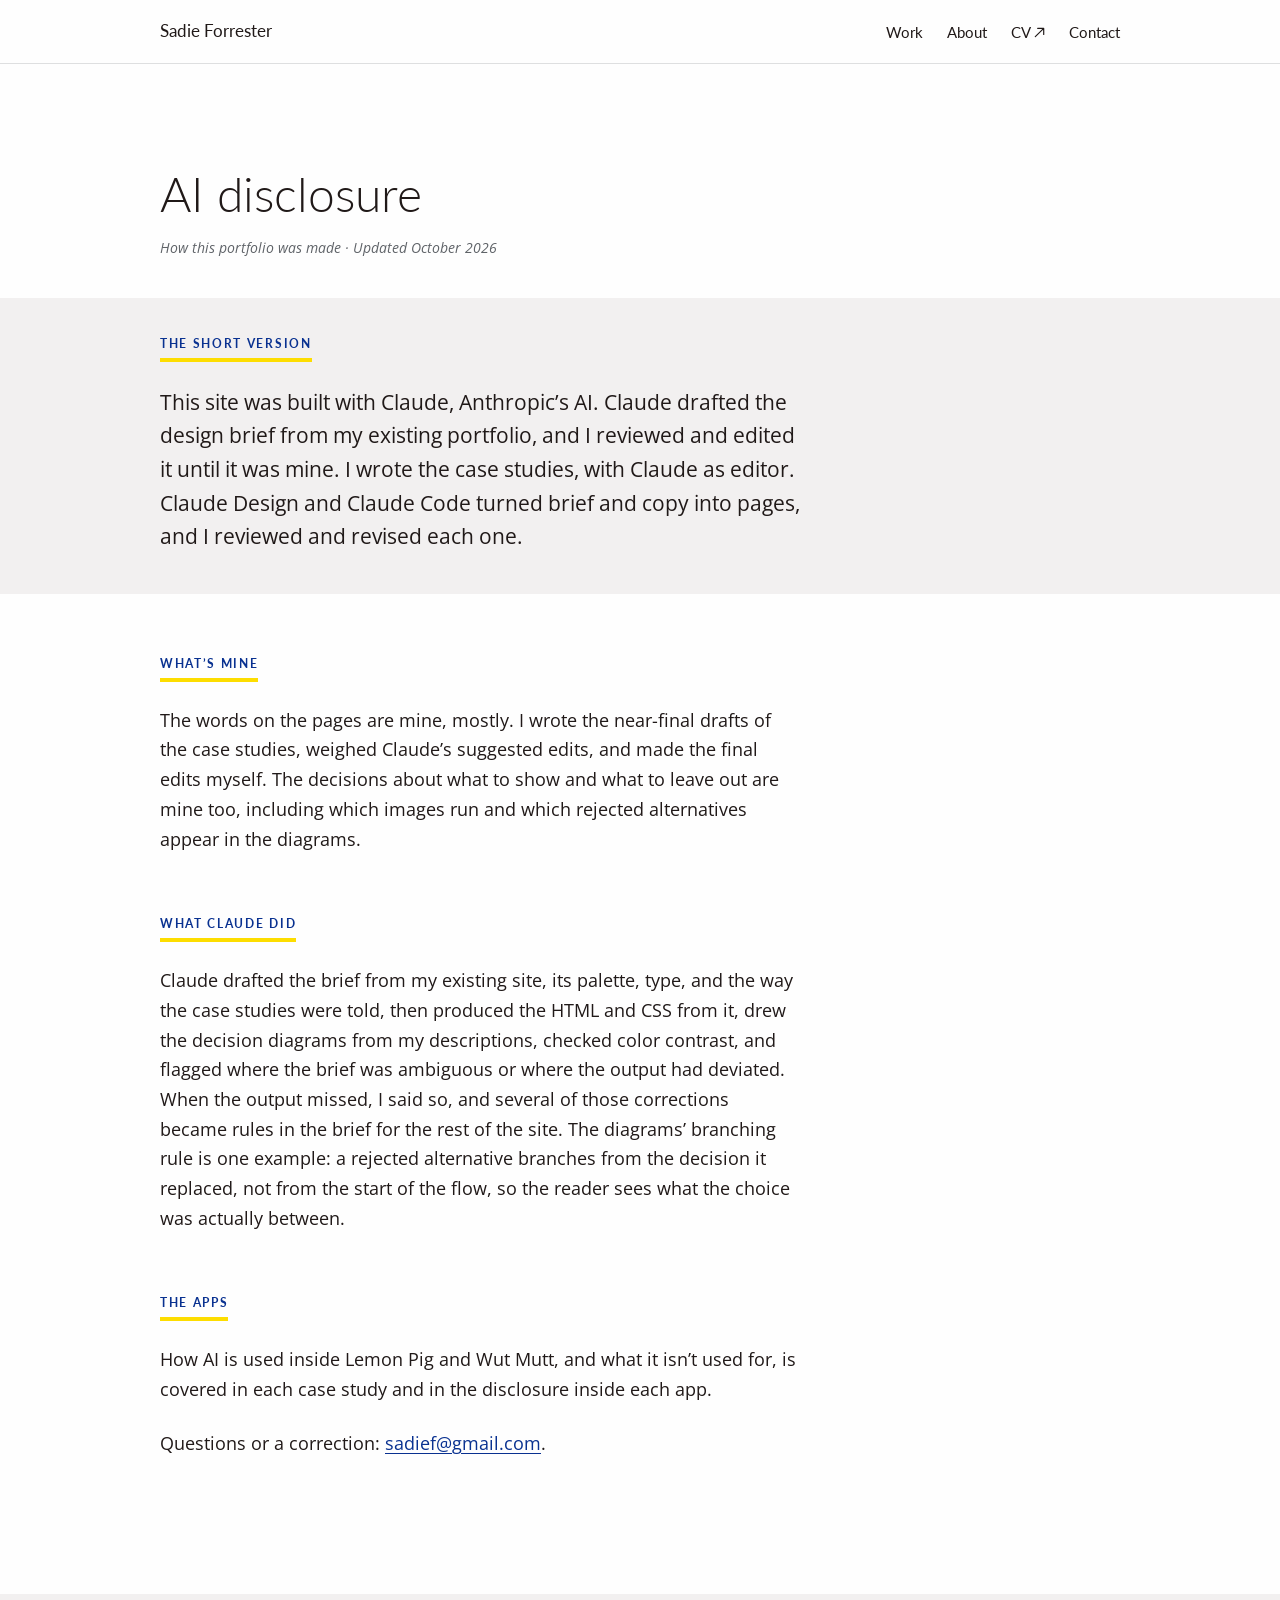
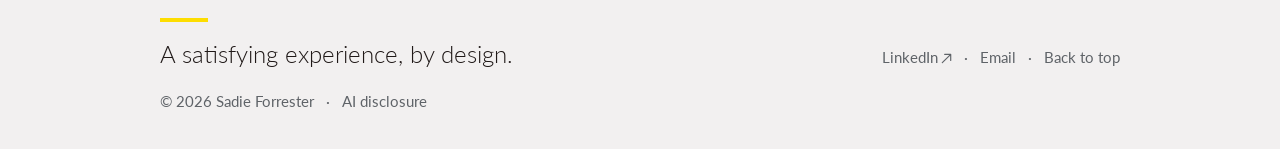
<file: ai-note.html>
<!DOCTYPE html>
<html lang="en">
<head>
<meta charset="utf-8">
<meta name="viewport" content="width=device-width, initial-scale=1">
<link rel="icon" href="assets/favicon.svg" type="image/svg+xml">
<link rel="icon" href="assets/favicon-32.png" sizes="32x32" type="image/png">
<link rel="apple-touch-icon" href="assets/apple-touch-icon.png">
<title>AI disclosure — Sadie Forrester</title>
<meta name="description" content="How this portfolio was made with Claude, and which decisions were Sadie Forrester’s.">
<link rel="canonical" href="https://sadieforrester.com/ai-note.html">
<meta property="og:type" content="website">
<meta property="og:site_name" content="Sadie Forrester">
<meta property="og:url" content="https://sadieforrester.com/ai-note.html">
<meta property="og:title" content="AI disclosure — Sadie Forrester">
<meta property="og:description" content="How this portfolio was made with Claude, and which decisions were Sadie Forrester’s.">
<meta property="og:image" content="https://sadieforrester.com/assets/og-card.png">
<meta property="og:image:width" content="1200">
<meta property="og:image:height" content="627">
<meta property="og:image:alt" content="To design a satisfying experience, first check what wrong would look like. Sadie Forrester, product design, sadieforrester.com">
<meta name="twitter:card" content="summary_large_image">
<meta name="twitter:title" content="AI disclosure — Sadie Forrester">
<meta name="twitter:description" content="How this portfolio was made with Claude, and which decisions were Sadie Forrester’s.">
<meta name="twitter:image" content="https://sadieforrester.com/assets/og-card.png">
<link rel="preconnect" href="https://fonts.googleapis.com">
<link rel="preconnect" href="https://fonts.gstatic.com" crossorigin>
<link href="https://fonts.googleapis.com/css2?family=Lato:wght@300;400;700&family=Open+Sans:ital,wght@0,400;0,600;1,400&display=swap&subset=latin" rel="stylesheet">
<link rel="stylesheet" href="styles.css">
</head>
<body>
<a class="skip" href="#main">Skip to content</a>
<header class="site-header">
<div class="wrap">
<a class="brand" href="index.html">Sadie Forrester</a>
<nav class="nav" aria-label="Main">
<ul>
<li><a href="index.html#work">Work</a></li>
<li><a href="about.html">About</a></li>
<li><a href="cv.pdf" target="_blank" rel="noopener">CV<span class="pdf" aria-hidden="true"> ↗︎</span><span class="sr"> (opens in a new tab)</span></a></li>
<li><a href="about.html#contact">Contact</a></li>
</ul>
</nav>
</div>
</header>
<main id="main">
<article class="note-page">
<div class="case-header wrap">
<h1>AI disclosure</h1>
<p class="meta">How this portfolio was made · Updated October 2026</p>
</div>
<section class="outcome" aria-labelledby="short-label">
<div class="wrap">
<h2 class="label" id="short-label">The short version</h2>
<p class="body-lg text">This site was built with Claude, Anthropic’s AI. Claude drafted the design brief from my existing portfolio, and I reviewed and edited it until it was mine. I wrote the case studies, with Claude as editor. Claude Design and Claude Code turned brief and copy into pages, and I reviewed and revised each one.</p>
</div>
</section>
<section class="section wrap" aria-labelledby="mine">
<h2 class="label" id="mine">What’s mine</h2>
<p class="text">The words on the pages are mine, mostly. I wrote the near-final drafts of the case studies, weighed Claude’s suggested edits, and made the final edits myself. The decisions about what to show and what to leave out are mine too, including which images run and which rejected alternatives appear in the diagrams.</p>
</section>
<section class="section wrap" aria-labelledby="claude">
<h2 class="label" id="claude">What Claude did</h2>
<p class="text">Claude drafted the brief from my existing site, its palette, type, and the way the case studies were told, then produced the HTML and CSS from it, drew the decision diagrams from my descriptions, checked color contrast, and flagged where the brief was ambiguous or where the output had deviated. When the output missed, I said so, and several of those corrections became rules in the brief for the rest of the site. The diagrams’ branching rule is one example: a rejected alternative branches from the decision it replaced, not from the start of the flow, so the reader sees what the choice was actually between.</p>
</section>
<section class="section wrap" aria-labelledby="apps">
<h2 class="label" id="apps">The apps</h2>
<p class="text">How AI is used inside Lemon Pig and Wut Mutt, and what it isn’t used for, is covered in each case study and in the disclosure inside each app.</p>
<p class="text">Questions or a correction: <a href="mailto:sadief@gmail.com">sadief@gmail.com</a>.</p>
</section>
</article>
</main>
<div class="end-zone">
<footer class="site-footer">
<div class="wrap">
<div class="row">
<p class="sign">A satisfying experience, by design.</p>
<ul aria-label="Contact">
<li><a href="https://www.linkedin.com/in/sadieforrester" target="_blank" rel="noopener">LinkedIn<span class="pdf" aria-hidden="true"> ↗︎</span><span class="sr"> (opens in a new tab)</span></a></li>
<li><a href="mailto:sadief@gmail.com">Email</a></li>
<li><a href="#main">Back to top</a></li>
</ul>
</div>
<ul>
<li>© 2026 Sadie Forrester</li>
<li><a href="ai-note.html">AI disclosure</a></li>
</ul>
</div>
</footer>
</div>
<script src="nav.js" defer></script>
</body>
</html>
</file>
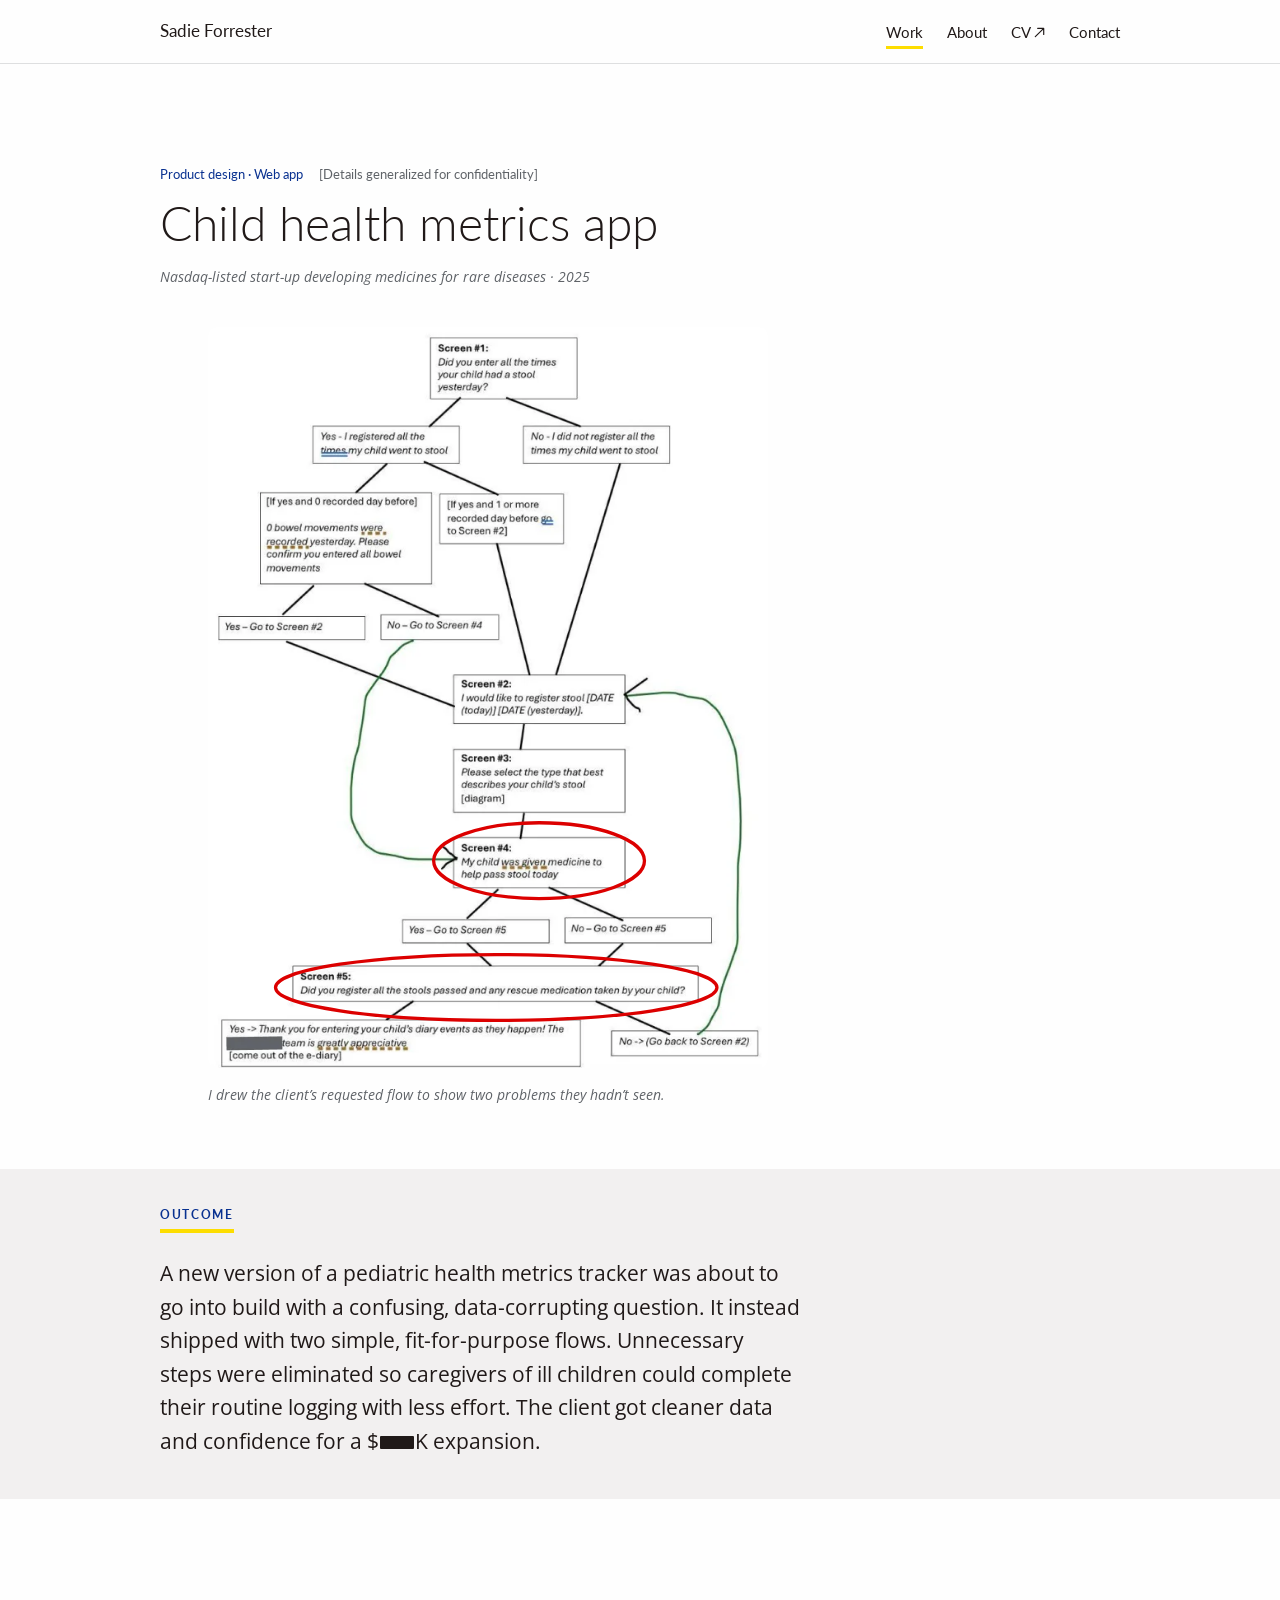
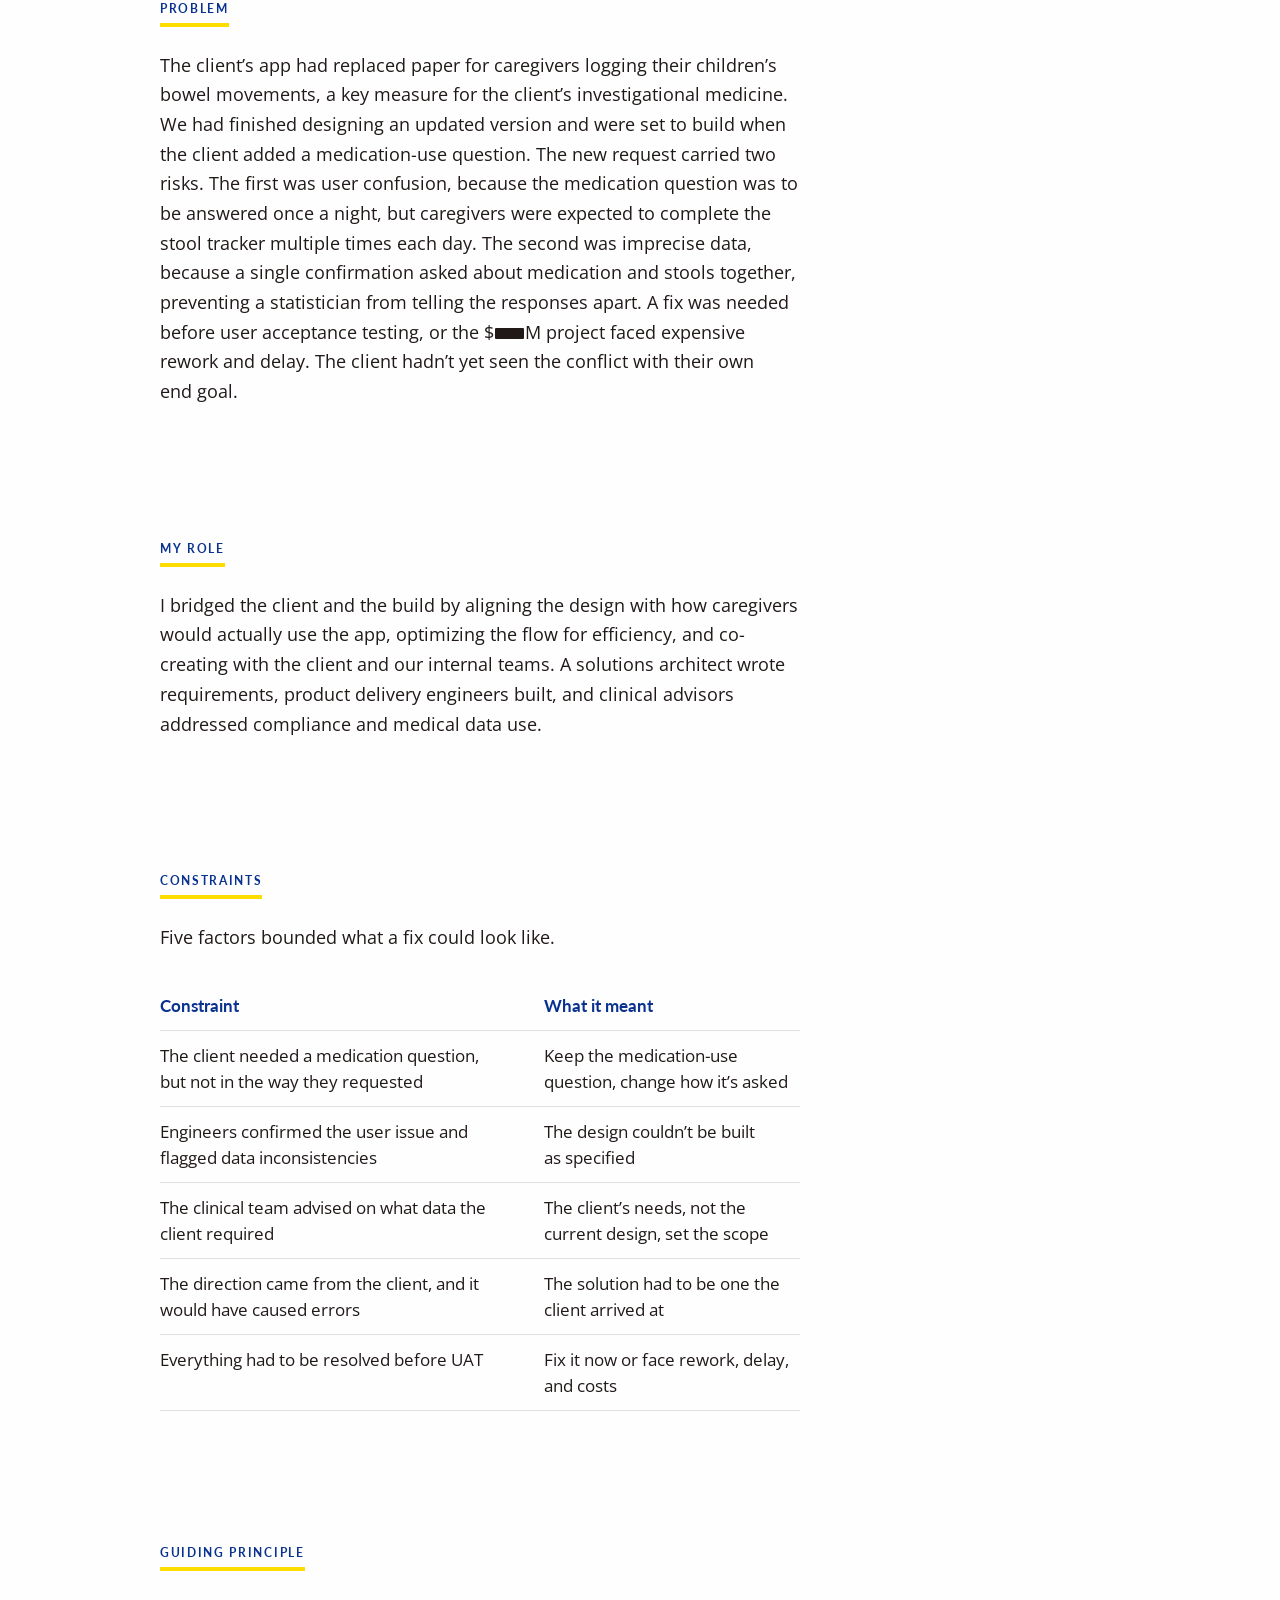
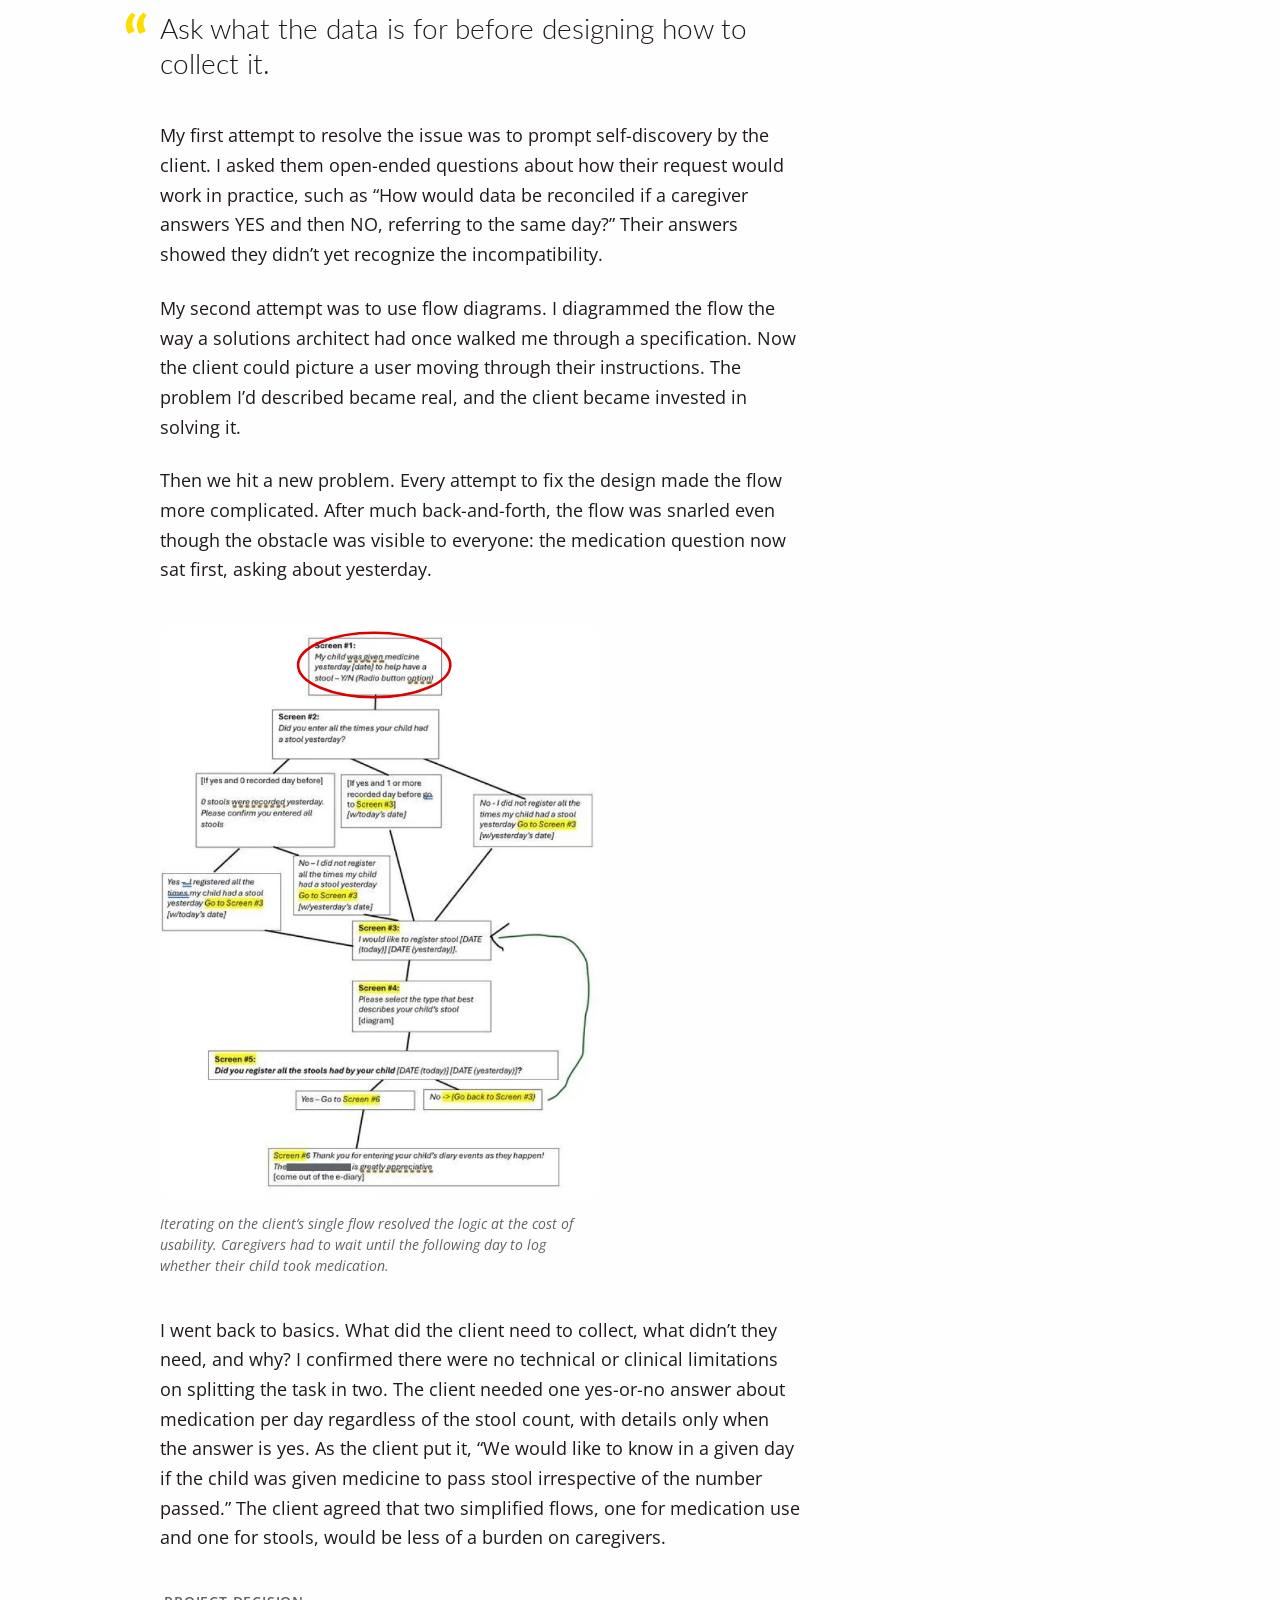
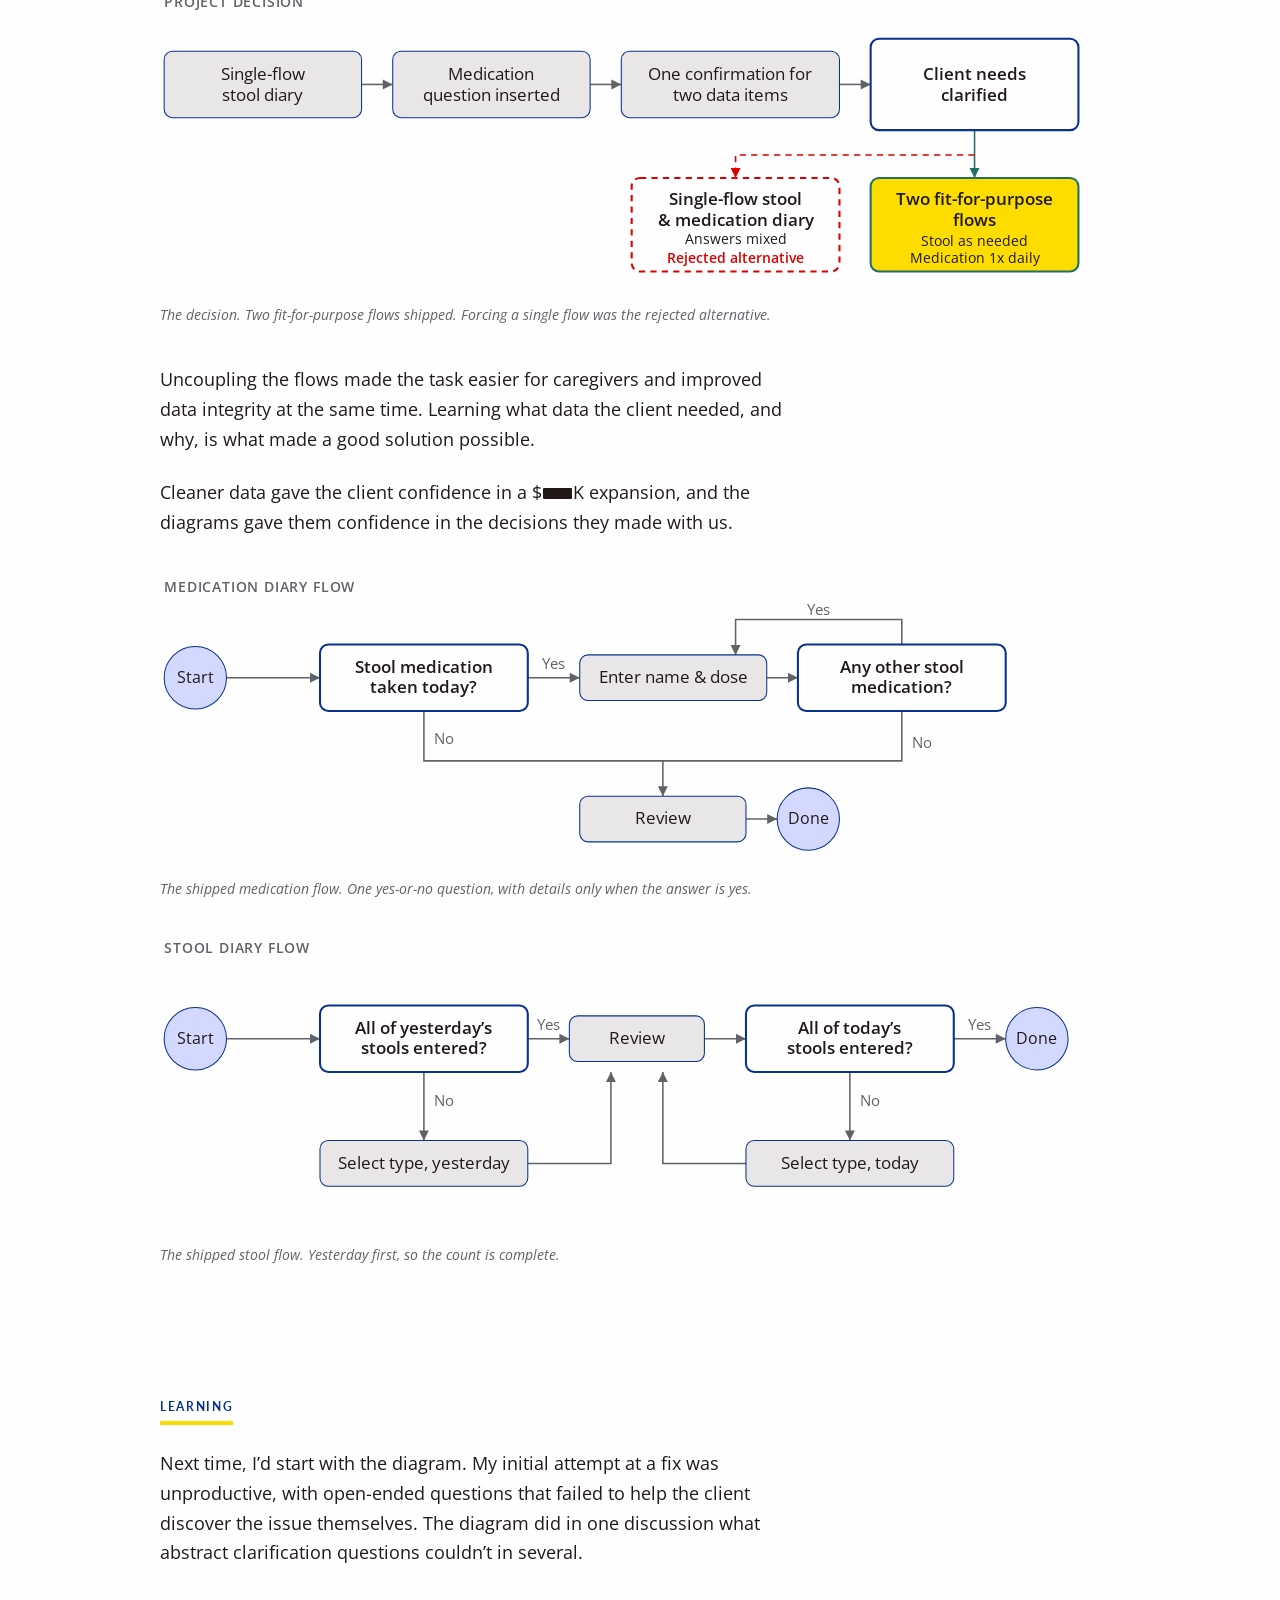
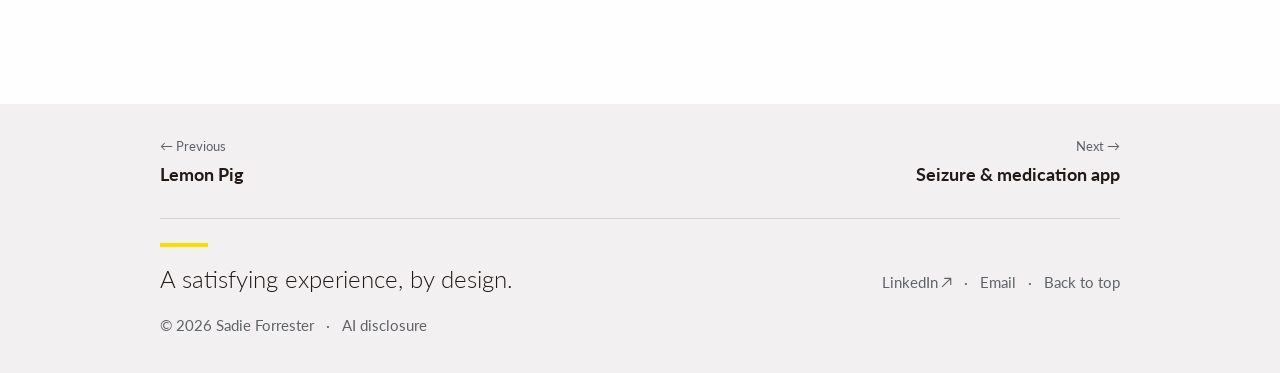
<file: child-health-metrics.html>
<!DOCTYPE html>
<html lang="en">
<head>
<meta charset="utf-8">
<meta name="viewport" content="width=device-width, initial-scale=1">
<link rel="icon" href="assets/favicon.svg" type="image/svg+xml">
<link rel="icon" href="assets/favicon-32.png" sizes="32x32" type="image/png">
<link rel="apple-touch-icon" href="assets/apple-touch-icon.png">
<title>Child health metrics app — Sadie Forrester</title>
<meta name="description" content="Child health metrics app case study: asking what the data was for turned a snarled flow into two simple ones, with fewer steps for caregivers and cleaner data for the client.">
<link rel="canonical" href="https://sadieforrester.com/child-health-metrics.html">
<meta property="og:type" content="website">
<meta property="og:site_name" content="Sadie Forrester">
<meta property="og:url" content="https://sadieforrester.com/child-health-metrics.html">
<meta property="og:title" content="Child health metrics app — Sadie Forrester">
<meta property="og:description" content="Child health metrics app case study: asking what the data was for turned a snarled flow into two simple ones, with fewer steps for caregivers and cleaner data for the client.">
<meta property="og:image" content="https://sadieforrester.com/assets/og-card.png">
<meta property="og:image:width" content="1200">
<meta property="og:image:height" content="627">
<meta property="og:image:alt" content="To design a satisfying experience, first check what wrong would look like. Sadie Forrester, product design, sadieforrester.com">
<meta name="twitter:card" content="summary_large_image">
<meta name="twitter:title" content="Child health metrics app — Sadie Forrester">
<meta name="twitter:description" content="Child health metrics app case study: asking what the data was for turned a snarled flow into two simple ones, with fewer steps for caregivers and cleaner data for the client.">
<meta name="twitter:image" content="https://sadieforrester.com/assets/og-card.png">
<link rel="preconnect" href="https://fonts.googleapis.com">
<link rel="preconnect" href="https://fonts.gstatic.com" crossorigin>
<link href="https://fonts.googleapis.com/css2?family=Lato:wght@300;400;700&family=Open+Sans:ital,wght@0,400;0,600;1,400&display=swap&subset=latin" rel="stylesheet">
<link rel="stylesheet" href="styles.css">
</head>
<body>
<a class="skip" href="#main">Skip to content</a>
<header class="site-header">
<div class="wrap">
<a class="brand" href="index.html">Sadie Forrester</a>
<nav class="nav" aria-label="Main">
<ul>
<li><a href="index.html#work" aria-current="true">Work</a></li>
<li><a href="about.html">About</a></li>
<li><a href="cv.pdf" target="_blank" rel="noopener">CV<span class="pdf" aria-hidden="true"> ↗︎</span><span class="sr"> (opens in a new tab)</span></a></li>
<li><a href="about.html#contact">Contact</a></li>
</ul>
</nav>
</div>
</header>
<main id="main">
<article>
<div class="case-header wrap">
<div class="tagrow"><p class="tag">Product design · Web app</p><span class="badge">Details generalized for confidentiality</span></div>
<h1>Child health metrics app</h1>
<p class="meta">Nasdaq-listed start-up developing medicines for rare diseases · 2025</p>
</div>
<figure class="figure media lead doc wrap">
<a class="zoom marked" href="assets/child-health/flow-scrappy.webp"><img src="assets/child-health/flow-scrappy.webp" width="680" height="900" alt="A hand-annotated flow diagram of five tracker screens. Screen 4, the medication question, and Screen 5, the combined confirmation, are circled in red."><svg class="marks" viewBox="0 0 680 900" aria-hidden="true"><g fill="none" stroke="#DC0000" stroke-width="4"><ellipse cx="402" cy="648" rx="128" ry="46"/><ellipse cx="350" cy="802" rx="268" ry="40"/></g></svg><span class="sr">(view full size)</span></a>
<figcaption class="meta">I drew the client’s requested flow to show two problems they hadn’t seen.</figcaption>
</figure>
<section class="outcome" aria-labelledby="outcome-label">
<div class="wrap">
<h2 class="label" id="outcome-label">Outcome</h2>
<p class="body-lg text">A new version of a pediatric health metrics tracker was about to go into build with a confusing, data-corrupting question. It instead shipped with two simple, fit-for-purpose flows. Unnecessary steps were eliminated so caregivers of ill children could complete their routine logging with less effort. The client got cleaner data and confidence for a $<span class="redact"><span class="sr">amount withheld</span></span>K expansion.</p>
</div>
</section>
<section class="section wrap" aria-labelledby="problem">
<h2 class="label" id="problem">Problem</h2>
<p class="text">The client’s app had replaced paper for caregivers logging their children’s bowel movements, a key measure for the client’s investigational medicine. We had finished designing an updated version and were set to build when the client added a medication-use question. The new request carried two risks. The first was user confusion, because the medication question was to be answered once a night, but caregivers were expected to complete the stool tracker multiple times each day. The second was imprecise data, because a single confirmation asked about medication and stools together, preventing a statistician from telling the responses apart. A fix was needed before user acceptance testing, or the $<span class="redact"><span class="sr">amount withheld</span></span>M project faced expensive rework and delay. The client hadn’t yet seen the conflict with their own end goal.</p>
</section>
<section class="section wrap" aria-labelledby="role">
<h2 class="label" id="role">My role</h2>
<p class="text">I bridged the client and the build by aligning the design with how caregivers would actually use the app, optimizing the flow for efficiency, and co-creating with the client and our internal teams. A solutions architect wrote requirements, product delivery engineers built, and clinical advisors addressed compliance and medical data use.</p>
</section>
<section class="section wrap" aria-labelledby="constraints">
<h2 class="label" id="constraints">Constraints</h2>
<p class="text">Five factors bounded what a fix could look like.</p>
<table class="ctable two wide-left text">
<caption class="sr">Five constraints on the fix and what each one meant</caption>
<thead><tr><th scope="col">Constraint</th><th scope="col">What it meant</th></tr></thead>
<tbody>
<tr><td data-th="Constraint">The client needed a medication question,<br>but not in the way they requested</td><td data-th="What it meant">Keep the medication-use question, change how it’s asked</td></tr>
<tr><td data-th="Constraint">Engineers confirmed the user issue and flagged data inconsistencies</td><td data-th="What it meant">The design couldn’t be built as specified</td></tr>
<tr><td data-th="Constraint">The clinical team advised on what data the client required</td><td data-th="What it meant">The client’s needs, not the current design, set the scope</td></tr>
<tr><td data-th="Constraint">The direction came from the client, and it would have caused errors</td><td data-th="What it meant">The solution had to be one the client arrived at</td></tr>
<tr><td data-th="Constraint">Everything had to be resolved before UAT</td><td data-th="What it meant">Fix it now or face rework, delay, and costs</td></tr>
</tbody>
</table>
</section>
<section class="section wrap" aria-labelledby="decision">
<h2 class="label" id="decision">Guiding principle</h2>
<blockquote class="quote"><p>Ask what the data is for before designing how to collect it.</p></blockquote>
<p class="text">My first attempt to resolve the issue was to prompt self-discovery by the client. I asked them open-ended questions about how their request would work in practice, such as “How would data be reconciled if a caregiver answers YES and then NO, referring to the same day?” Their answers showed they didn’t yet recognize the incompatibility.</p>
<p class="text">My second attempt was to use flow diagrams. I diagrammed the flow the way a solutions architect had once walked me through a specification. Now the client could picture a user moving through their instructions. The problem I’d described became real, and the client became invested in solving it.</p>
<p class="text">Then we hit a new problem. Every attempt to fix the design made the flow more complicated. After much back-and-forth, the flow was snarled even though the obstacle was visible to everyone: the medication question now sat first, asking about yesterday.</p>
<div class="docs single media">
<figure class="half">
<a class="zoom marked" href="assets/child-health/flow-snarled.webp"><img loading="lazy" decoding="async" src="assets/child-health/flow-snarled.webp" width="682" height="886" alt="A later version of the flow with six screens. Screen 1, the medication question asked about yesterday, is circled in red."><svg class="marks" viewBox="0 0 682 886" aria-hidden="true"><ellipse cx="332" cy="62" rx="118" ry="50" fill="none" stroke="#DC0000" stroke-width="4"/></svg><span class="sr">(view full size)</span></a>
<figcaption class="meta">Iterating on the client’s single flow resolved the logic at the cost of usability. Caregivers had to wait until the following day to log whether their child took medication.</figcaption>
</figure>
</div>
<p class="text">I went back to basics. What did the client need to collect, what didn’t they need, and why? I confirmed there were no technical or clinical limitations on splitting the task in two. The client needed one yes-or-no answer about medication per day regardless of the stool count, with details only when the answer is yes. As the client put it, “We would like to know in a given day if the child was given medicine to pass stool irrespective of the number passed.” The client agreed that two simplified flows, one for medication use and one for stools, would be less of a burden on caregivers.</p>
<figure class="figure media">
<svg class="dg dg-desktop" viewBox="36 -28 924 284" role="img" aria-labelledby="dg-title dg-desc" font-family="'Open Sans',system-ui,sans-serif" font-size="16">
<title id="dg-title">How the medication question was added to the tracker</title>
<desc id="dg-desc">The project started with a single-flow stool diary. A medication question was inserted, which produced one confirmation question covering two data items. Clarifying the client’s needs was the decision point. The shipped path is two fit-for-purpose flows: a stool flow logged as often as needed, and a medication flow with one daily yes-or-no, then name and dose. Branching off the same decision is the rejected alternative: a single-flow stool and medication diary, where the answers can’t be told apart.</desc>
<defs>
<marker id="ar-grey" viewBox="0 0 10 10" refX="9" refY="5" markerWidth="8" markerHeight="8" orient="auto-start-reverse"><path d="M1 1 9 5 1 9z" fill="#5F6368"/></marker>
<marker id="ar-green" viewBox="0 0 10 10" refX="9" refY="5" markerWidth="8" markerHeight="8" orient="auto-start-reverse"><path d="M1 1 9 5 1 9z" fill="#216F69"/></marker>
<marker id="ar-red" viewBox="0 0 10 10" refX="9" refY="5" markerWidth="8" markerHeight="8" orient="auto-start-reverse"><path d="M1 1 9 5 1 9z" fill="#DC0000"/></marker>
</defs><text class="kicker" x="40" y="-15" fill="#5F6368" font-weight="600" font-size="13" letter-spacing=".06em">PROJECT DECISION</text>
<g fill="none" stroke="#5F6368" stroke-width="1.5">
<path d="M230 60H260" marker-end="url(#ar-grey)"/>
<path d="M450 60H480" marker-end="url(#ar-grey)"/>
<path d="M690 60H720" marker-end="url(#ar-grey)"/>
</g>
<path d="M820 104V150" fill="none" stroke="#216F69" stroke-width="1.5" marker-end="url(#ar-green)"/>
<path d="M820 128H590V150" fill="none" stroke="#DC0000" stroke-width="1.5" stroke-dasharray="6 5" marker-end="url(#ar-red)"/>
<g fill="#E8E6E6" stroke="#093190" stroke-width="1">
<rect x="40" y="28" width="190" height="64" rx="8"/>
<rect x="260" y="28" width="190" height="64" rx="8"/>
<rect x="480" y="28" width="210" height="64" rx="8"/>
<rect x="720" y="16" width="200" height="88" rx="8" fill="#FEFEFE" stroke="#093190" stroke-width="2"/>
</g>
<rect x="720" y="150" width="200" height="90" rx="8" fill="#FDDD00" stroke="#216F69" stroke-width="2"/>
<rect x="490" y="150" width="200" height="90" rx="8" fill="#FEFEFE" stroke="#DC0000" stroke-width="2" stroke-dasharray="6 5"/>
<g fill="#201918" text-anchor="middle">
<text x="135" y="56">Single-flow</text>
<text x="135" y="76">stool diary</text>
<text x="355" y="56">Medication</text>
<text x="355" y="76">question inserted</text>
<text x="585" y="56">One confirmation for</text>
<text x="585" y="76">two data items</text>
<text x="820" y="56" font-weight="600">Client needs</text>
<text x="820" y="76" font-weight="600">clarified</text>
<text x="820" y="176" font-weight="600">Two fit-for-purpose</text>
<text x="820" y="196" font-weight="600">flows</text>
<text x="820" y="216" font-size="13">Stool as needed</text>
<text x="820" y="232" font-size="13">Medication 1x daily</text>
<text x="590" y="176" font-weight="600">Single-flow stool</text>
<text x="590" y="196" font-weight="600">&amp; medication diary</text>
<text x="590" y="214" font-size="13">Answers mixed</text>
<text x="590" y="232" fill="#DC0000" font-weight="600" font-size="13">Rejected alternative</text>
</g>
</svg>
<svg class="dg dg-mobile" viewBox="0 -28 370 580" role="img" aria-labelledby="dgm-title dgm-desc" font-family="'Open Sans',system-ui,sans-serif" font-size="14">
<title id="dgm-title">How the medication question was added to the tracker</title>
<desc id="dgm-desc">The project started with a single-flow stool diary. A medication question was inserted, which produced one confirmation question covering two data items. Clarifying the client’s needs was the decision point. The shipped path is two fit-for-purpose flows: a stool flow logged as often as needed, and a medication flow with one daily yes-or-no, then name and dose. Branching off the same decision is the rejected alternative: a single-flow stool and medication diary, where the answers can’t be told apart.</desc>
<defs>
<marker id="arm-grey" viewBox="0 0 10 10" refX="9" refY="5" markerWidth="8" markerHeight="8" orient="auto-start-reverse"><path d="M1 1 9 5 1 9z" fill="#5F6368"/></marker>
<marker id="arm-green" viewBox="0 0 10 10" refX="9" refY="5" markerWidth="8" markerHeight="8" orient="auto-start-reverse"><path d="M1 1 9 5 1 9z" fill="#216F69"/></marker>
<marker id="arm-red" viewBox="0 0 10 10" refX="9" refY="5" markerWidth="8" markerHeight="8" orient="auto-start-reverse"><path d="M1 1 9 5 1 9z" fill="#DC0000"/></marker>
</defs><text class="kicker" x="20" y="-15" fill="#5F6368" font-weight="600" font-size="12" letter-spacing=".06em">PROJECT DECISION</text>
<g fill="none" stroke="#5F6368" stroke-width="1.5">
<path d="M185 64V90" marker-end="url(#arm-grey)"/>
<path d="M185 154V180" marker-end="url(#arm-grey)"/>
<path d="M185 244V270" marker-end="url(#arm-grey)"/>
</g>
<path d="M185 342V380" fill="none" stroke="#216F69" stroke-width="1.5" marker-end="url(#arm-green)"/>
<path d="M185 360H8V494H20" fill="none" stroke="#DC0000" stroke-width="1.5" stroke-dasharray="6 5" marker-end="url(#arm-red)"/>
<g fill="#E8E6E6" stroke="#093190" stroke-width="1">
<rect x="20" y="0" width="330" height="64" rx="8"/>
<rect x="20" y="90" width="330" height="64" rx="8"/>
<rect x="20" y="180" width="330" height="64" rx="8"/>
<rect x="20" y="270" width="330" height="72" rx="8" fill="#FEFEFE" stroke="#093190" stroke-width="2"/>
</g>
<rect x="20" y="380" width="330" height="56" rx="8" fill="#FDDD00" stroke="#216F69" stroke-width="2"/>
<rect x="20" y="464" width="330" height="78" rx="8" fill="#FEFEFE" stroke="#DC0000" stroke-width="2" stroke-dasharray="6 5"/>
<g fill="#201918" text-anchor="middle">
<text x="185" y="37">Single-flow stool diary</text>
<text x="185" y="127">Medication question inserted</text>
<text x="185" y="208">One confirmation for</text>
<text x="185" y="228">two data items</text>
<text x="185" y="311" font-weight="600">Client needs clarified</text>
<text x="185" y="413" font-weight="600">Two fit-for-purpose flows</text>
<text x="185" y="488" font-weight="600">Single-flow stool &amp; medication diary</text>
<text x="185" y="506" font-size="13">One confirmation, answers mixed</text>
<text x="185" y="526" fill="#DC0000" font-weight="600" font-size="13">Rejected alternative</text>
</g>
</svg>
<figcaption class="meta">The decision. Two fit-for-purpose flows shipped. Forcing a single flow was the rejected alternative.</figcaption>
</figure>
<p class="text">Uncoupling the flows made the task easier for caregivers and improved data integrity at the same time. Learning what data the client needed, and why, is what made a good solution possible.</p>
<p class="text">Cleaner data gave the client confidence in a $<span class="redact"><span class="sr">amount withheld</span></span>K expansion, and the diagrams gave them confidence in the decisions they made with us.</p>
<figure class="figure media">
<svg class="dg dg-desktop" viewBox="36 -36 924 274" role="img" aria-labelledby="med-title med-desc" font-family="'Open Sans',system-ui,sans-serif" font-size="16"><title id="med-title">The shipped medication flow</title><desc id="med-desc">The shipped medication flow. Start. Did the child take stool medication today? If yes, enter the medication name and dose, then: any other stool medication? Yes loops back to enter another; no goes to a review screen. If the first answer is no, go straight to the review screen. Then done.</desc><defs><marker id="md-grey" viewBox="0 0 10 10" refX="9" refY="5" markerWidth="8" markerHeight="8" orient="auto-start-reverse"><path d="M1 1 9 5 1 9z" fill="#5F6368"/></marker><marker id="md-green" viewBox="0 0 10 10" refX="9" refY="5" markerWidth="8" markerHeight="8" orient="auto-start-reverse"><path d="M1 1 9 5 1 9z" fill="#216F69"/></marker></defs><text class="kicker" x="40" y="-23" fill="#5F6368" font-weight="600" font-size="13" letter-spacing=".06em">MEDICATION DIARY FLOW</text><g fill="none" stroke="#5F6368" stroke-width="1.5"><path d="M100 60H190" marker-end="url(#md-grey)"/><path d="M390 60H440" marker-end="url(#md-grey)"/><path d="M620 60H650" marker-end="url(#md-grey)"/><path d="M290 92V140H520" /><path d="M750 92V140H520V174" marker-end="url(#md-grey)"/><path d="M750 28V4H590V38" marker-end="url(#md-grey)"/></g><path d="M600 196H630" fill="none" stroke="#5F6368" stroke-width="1.5" marker-end="url(#md-grey)"/><circle cx="70" cy="60" r="30" fill="#D3D8FE" stroke="#093190"/><rect x="190" y="28" width="200" height="64" rx="8" fill="#FEFEFE" stroke="#093190" stroke-width="2"/><rect x="440" y="38" width="180" height="44" rx="8" fill="#E8E6E6" stroke="#093190"/><rect x="650" y="28" width="200" height="64" rx="8" fill="#FEFEFE" stroke="#093190" stroke-width="2"/><rect x="440" y="174" width="160" height="44" rx="8" fill="#E8E6E6" stroke="#093190"/><circle cx="660" cy="196" r="30" fill="#D3D8FE" stroke="#093190"/><g fill="#201918" text-anchor="middle"><text x="70" y="65" text-anchor="middle" fill="#201918" font-size="15">Start</text><text x="290" y="55" text-anchor="middle" fill="#201918" font-weight="600">Stool medication</text><text x="290" y="75" text-anchor="middle" fill="#201918" font-weight="600">taken today?</text><text x="530" y="65" text-anchor="middle" fill="#201918">Enter name &amp; dose</text><text x="750" y="55" text-anchor="middle" fill="#201918" font-weight="600">Any other stool</text><text x="750" y="75" text-anchor="middle" fill="#201918" font-weight="600">medication?</text><text x="520" y="201" text-anchor="middle" fill="#201918">Review</text><text x="660" y="201" text-anchor="middle" fill="#201918" font-size="15">Done</text></g><text x="415" y="52" text-anchor="middle" fill="#5F6368" font-size="14">Yes</text><text x="300" y="124" fill="#5F6368" font-size="14">No</text><text x="760" y="128" fill="#5F6368" font-size="14">No</text><text x="670" y="0" text-anchor="middle" fill="#5F6368" font-size="14">Yes</text></svg>
<svg class="dg dg-mobile" viewBox="0 -28 370 470" role="img" aria-labelledby="medm-title medm-desc" font-family="'Open Sans',system-ui,sans-serif" font-size="14"><title id="medm-title">The shipped medication flow</title><desc id="medm-desc">The shipped medication flow. Start. Did the child take stool medication today? If yes, enter the medication name and dose, then: any other stool medication? Yes loops back to enter another; no goes to a review screen. If the first answer is no, go straight to the review screen. Then done.</desc><defs><marker id="mm-grey" viewBox="0 0 10 10" refX="9" refY="5" markerWidth="8" markerHeight="8" orient="auto-start-reverse"><path d="M1 1 9 5 1 9z" fill="#5F6368"/></marker><marker id="mm-green" viewBox="0 0 10 10" refX="9" refY="5" markerWidth="8" markerHeight="8" orient="auto-start-reverse"><path d="M1 1 9 5 1 9z" fill="#216F69"/></marker></defs><text class="kicker" x="20" y="-15" fill="#5F6368" font-weight="600" font-size="12" letter-spacing=".06em">MEDICATION DIARY FLOW</text><g fill="none" stroke="#5F6368" stroke-width="1.5"><path d="M185 48V70" marker-end="url(#mm-grey)"/><path d="M185 134V160" marker-end="url(#mm-grey)"/><path d="M185 204V230" marker-end="url(#mm-grey)"/><path d="M185 294V320" marker-end="url(#mm-grey)"/><path d="M40 102H20V342H70" marker-end="url(#mm-grey)"/><path d="M330 262H350V182H330" marker-end="url(#mm-grey)"/></g><path d="M185 364V386" fill="none" stroke="#5F6368" stroke-width="1.5" marker-end="url(#mm-grey)"/><circle cx="185" cy="22" r="26" fill="#D3D8FE" stroke="#093190"/><rect x="40" y="70" width="290" height="64" rx="8" fill="#FEFEFE" stroke="#093190" stroke-width="2"/><rect x="40" y="160" width="290" height="44" rx="8" fill="#E8E6E6" stroke="#093190"/><rect x="40" y="230" width="290" height="64" rx="8" fill="#FEFEFE" stroke="#093190" stroke-width="2"/><rect x="70" y="320" width="230" height="44" rx="8" fill="#E8E6E6" stroke="#093190"/><circle cx="185" cy="412" r="26" fill="#D3D8FE" stroke="#093190"/><g fill="#201918" text-anchor="middle"><text x="185" y="27" text-anchor="middle" fill="#201918" font-size="13">Start</text><text x="185" y="97" text-anchor="middle" fill="#201918" font-weight="600">Stool medication</text><text x="185" y="117" text-anchor="middle" fill="#201918" font-weight="600">taken today?</text><text x="185" y="187" text-anchor="middle" fill="#201918">Enter name &amp; dose</text><text x="185" y="257" text-anchor="middle" fill="#201918" font-weight="600">Any other stool</text><text x="185" y="277" text-anchor="middle" fill="#201918" font-weight="600">medication?</text><text x="185" y="347" text-anchor="middle" fill="#201918">Review</text><text x="185" y="417" text-anchor="middle" fill="#201918" font-size="13">Done</text></g><text x="195" y="152" fill="#5F6368" font-size="12">Yes</text><text x="4" y="220" fill="#5F6368" font-size="12">No</text><text x="195" y="312" fill="#5F6368" font-size="12">No</text><text x="368" y="226" text-anchor="end" fill="#5F6368" font-size="12">Yes</text></svg>
<figcaption class="meta">The shipped medication flow. One yes-or-no question, with details only when the answer is yes.</figcaption>
</figure>
<figure class="figure media">
<svg class="dg dg-desktop" viewBox="36 -36 924 278" role="img" aria-labelledby="st-title st-desc" font-family="'Open Sans',system-ui,sans-serif" font-size="16"><title id="st-title">The shipped stool flow</title><desc id="st-desc">The shipped stool flow. Start. Did you enter all the stools your child had yesterday? If no, select the stool type for yesterday, then review. If yes, go to review. Then: did you enter all the stools your child had today? If no, select the stool type for today and return to review. If yes, done.</desc><defs><marker id="sd-grey" viewBox="0 0 10 10" refX="9" refY="5" markerWidth="8" markerHeight="8" orient="auto-start-reverse"><path d="M1 1 9 5 1 9z" fill="#5F6368"/></marker><marker id="sd-green" viewBox="0 0 10 10" refX="9" refY="5" markerWidth="8" markerHeight="8" orient="auto-start-reverse"><path d="M1 1 9 5 1 9z" fill="#216F69"/></marker></defs><text class="kicker" x="40" y="-23" fill="#5F6368" font-weight="600" font-size="13" letter-spacing=".06em">STOOL DIARY FLOW</text><g fill="none" stroke="#5F6368" stroke-width="1.5"><path d="M100 60H190" marker-end="url(#sd-grey)"/><path d="M390 60H430" marker-end="url(#sd-grey)"/><path d="M560 60H600" marker-end="url(#sd-grey)"/><path d="M290 92V158" marker-end="url(#sd-grey)"/><path d="M390 180H470V92" marker-end="url(#sd-grey)"/><path d="M700 92V158" marker-end="url(#sd-grey)"/><path d="M600 180H520V92" marker-end="url(#sd-grey)"/></g><path d="M800 60H850" fill="none" stroke="#5F6368" stroke-width="1.5" marker-end="url(#sd-grey)"/><circle cx="70" cy="60" r="30" fill="#D3D8FE" stroke="#093190"/><rect x="190" y="28" width="200" height="64" rx="8" fill="#FEFEFE" stroke="#093190" stroke-width="2"/><rect x="430" y="38" width="130" height="44" rx="8" fill="#E8E6E6" stroke="#093190"/><rect x="600" y="28" width="200" height="64" rx="8" fill="#FEFEFE" stroke="#093190" stroke-width="2"/><circle cx="880" cy="60" r="30" fill="#D3D8FE" stroke="#093190"/><rect x="190" y="158" width="200" height="44" rx="8" fill="#E8E6E6" stroke="#093190"/><rect x="600" y="158" width="200" height="44" rx="8" fill="#E8E6E6" stroke="#093190"/><g fill="#201918" text-anchor="middle"><text x="70" y="65" text-anchor="middle" fill="#201918" font-size="15">Start</text><text x="290" y="55" text-anchor="middle" fill="#201918" font-weight="600">All of yesterday’s</text><text x="290" y="75" text-anchor="middle" fill="#201918" font-weight="600">stools entered?</text><text x="495" y="65" text-anchor="middle" fill="#201918">Review</text><text x="700" y="55" text-anchor="middle" fill="#201918" font-weight="600">All of today’s</text><text x="700" y="75" text-anchor="middle" fill="#201918" font-weight="600">stools entered?</text><text x="880" y="65" text-anchor="middle" fill="#201918" font-size="15">Done</text><text x="290" y="185" text-anchor="middle" fill="#201918">Select type, yesterday</text><text x="700" y="185" text-anchor="middle" fill="#201918">Select type, today</text></g><text x="410" y="52" text-anchor="middle" fill="#5F6368" font-size="14">Yes</text><text x="300" y="125" fill="#5F6368" font-size="14">No</text><text x="825" y="52" text-anchor="middle" fill="#5F6368" font-size="14">Yes</text><text x="710" y="125" fill="#5F6368" font-size="14">No</text></svg>
<svg class="dg dg-mobile" viewBox="0 -28 370 540" role="img" aria-labelledby="stm-title stm-desc" font-family="'Open Sans',system-ui,sans-serif" font-size="14"><title id="stm-title">The shipped stool flow</title><desc id="stm-desc">The shipped stool flow. Start. Did you enter all the stools your child had yesterday? If no, select the stool type for yesterday, then review. If yes, go to review. Then: did you enter all the stools your child had today? If no, select the stool type for today and return to review. If yes, done.</desc><defs><marker id="sm-grey" viewBox="0 0 10 10" refX="9" refY="5" markerWidth="8" markerHeight="8" orient="auto-start-reverse"><path d="M1 1 9 5 1 9z" fill="#5F6368"/></marker><marker id="sm-green" viewBox="0 0 10 10" refX="9" refY="5" markerWidth="8" markerHeight="8" orient="auto-start-reverse"><path d="M1 1 9 5 1 9z" fill="#216F69"/></marker></defs><text class="kicker" x="20" y="-15" fill="#5F6368" font-weight="600" font-size="12" letter-spacing=".06em">STOOL DIARY FLOW</text><g fill="none" stroke="#5F6368" stroke-width="1.5"><path d="M185 48V70" marker-end="url(#sm-grey)"/><path d="M185 134V160" marker-end="url(#sm-grey)"/><path d="M185 204V230" marker-end="url(#sm-grey)"/><path d="M185 274V300" marker-end="url(#sm-grey)"/><path d="M185 364V390" marker-end="url(#sm-grey)"/><path d="M330 102H350V252H330" marker-end="url(#sm-grey)"/><path d="M70 412H20V252H70" marker-end="url(#sm-grey)"/></g><path d="M330 332H350V482H211" fill="none" stroke="#5F6368" stroke-width="1.5" marker-end="url(#sm-grey)"/><circle cx="185" cy="22" r="26" fill="#D3D8FE" stroke="#093190"/><rect x="40" y="70" width="290" height="64" rx="8" fill="#FEFEFE" stroke="#093190" stroke-width="2"/><rect x="70" y="160" width="230" height="44" rx="8" fill="#E8E6E6" stroke="#093190"/><rect x="70" y="230" width="230" height="44" rx="8" fill="#E8E6E6" stroke="#093190"/><rect x="40" y="300" width="290" height="64" rx="8" fill="#FEFEFE" stroke="#093190" stroke-width="2"/><rect x="70" y="390" width="230" height="44" rx="8" fill="#E8E6E6" stroke="#093190"/><circle cx="185" cy="482" r="26" fill="#D3D8FE" stroke="#093190"/><g fill="#201918" text-anchor="middle"><text x="185" y="27" text-anchor="middle" fill="#201918" font-size="13">Start</text><text x="185" y="97" text-anchor="middle" fill="#201918" font-weight="600">All of yesterday’s</text><text x="185" y="117" text-anchor="middle" fill="#201918" font-weight="600">stools entered?</text><text x="185" y="187" text-anchor="middle" fill="#201918">Select type, yesterday</text><text x="185" y="257" text-anchor="middle" fill="#201918">Review</text><text x="185" y="327" text-anchor="middle" fill="#201918" font-weight="600">All of today’s</text><text x="185" y="347" text-anchor="middle" fill="#201918" font-weight="600">stools entered?</text><text x="185" y="417" text-anchor="middle" fill="#201918">Select type, today</text><text x="185" y="487" text-anchor="middle" fill="#201918" font-size="13">Done</text></g><text x="195" y="152" fill="#5F6368" font-size="12">No</text><text x="334" y="96" fill="#5F6368" font-size="12">Yes</text><text x="195" y="382" fill="#5F6368" font-size="12">No</text><text x="334" y="326" fill="#5F6368" font-size="12">Yes</text></svg>
<figcaption class="meta">The shipped stool flow. Yesterday first, so the count is complete.</figcaption>
</figure>
</section>
<section class="section wrap" aria-labelledby="differently">
<h2 class="label" id="differently">Learning</h2>
<p class="text">Next time, I’d start with the diagram. My initial attempt at a fix was unproductive, with open-ended questions that failed to help the client discover the issue themselves. The diagram did in one discussion what abstract clarification questions couldn’t in several.</p>
</section>
</article>
</main>
<div class="end-zone">
<nav class="pager wrap" aria-label="Case studies">
<a class="prev" href="lemon-pig.html"><span class="kicker">Previous</span><span class="title">Lemon Pig</span></a>
<a class="next" href="seizure-medication-app.html"><span class="kicker">Next</span><span class="title">Seizure &amp; medication app</span></a>
</nav>
<footer class="site-footer">
<div class="wrap">
<div class="row">
<p class="sign">A satisfying experience, by design.</p>
<ul aria-label="Contact">
<li><a href="https://www.linkedin.com/in/sadieforrester" target="_blank" rel="noopener">LinkedIn<span class="pdf" aria-hidden="true"> ↗︎</span><span class="sr"> (opens in a new tab)</span></a></li>
<li><a href="mailto:sadief@gmail.com">Email</a></li>
<li><a href="#main">Back to top</a></li>
</ul>
</div>
<ul>
<li>© 2026 Sadie Forrester</li>
<li><a href="ai-note.html">AI disclosure</a></li>
</ul>
</div>
</footer>
</div>
<script src="nav.js" defer></script>
</body>
</html>
</file>
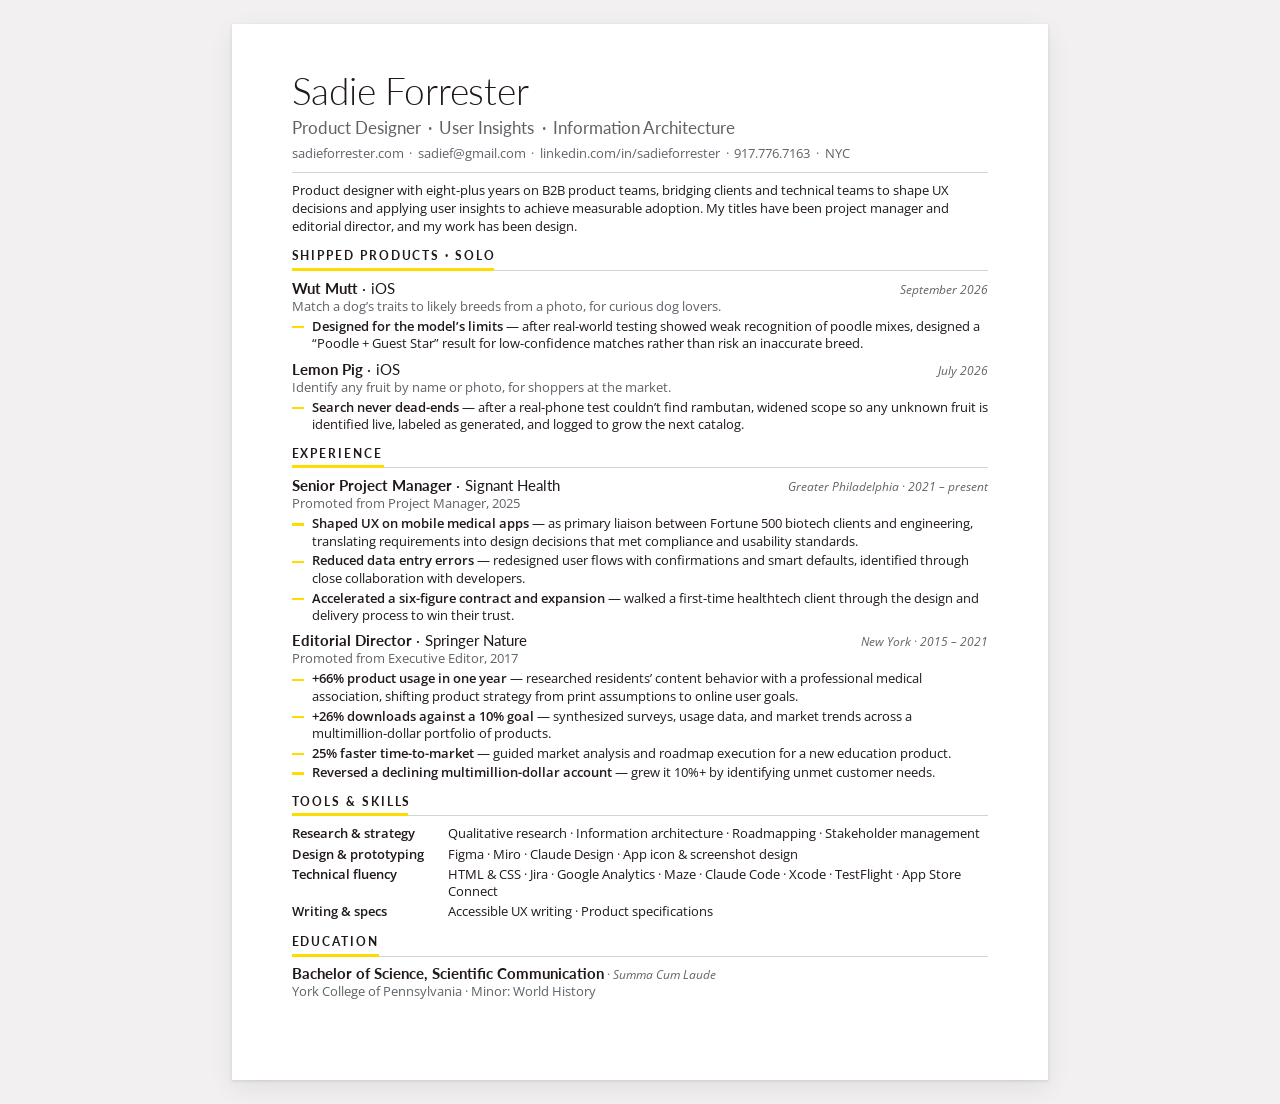
<file: cv.html>
<!DOCTYPE html><html lang="en"><head><meta charset="utf-8"><meta name="viewport" content="width=device-width, initial-scale=1">
<link rel="icon" href="assets/favicon.svg" type="image/svg+xml">
<link rel="icon" href="assets/favicon-32.png" sizes="32x32" type="image/png">
<link rel="apple-touch-icon" href="assets/apple-touch-icon.png">
<title>Sadie Forrester — CV</title>
<link rel="preconnect" href="https://fonts.googleapis.com"><link rel="preconnect" href="https://fonts.gstatic.com" crossorigin>
<link href="https://fonts.googleapis.com/css2?family=Lato:wght@300;400;700&family=Open+Sans:ital,wght@0,400;0,600;1,400&display=swap" rel="stylesheet"><style>

:root{--brown:#201918;--grey:#5F6368;--gold:#FDDD00;--rule:rgba(95,99,104,.28)}
@page{size:letter;margin:0}
*{box-sizing:border-box}
html,body{margin:0;padding:0;background:#fff}@media screen{body{background:#F2F0F0;padding:24px 0}.page{margin:0 auto;background:#fff;box-shadow:0 1px 3px rgba(32,25,24,.12),0 8px 24px rgba(32,25,24,.08)}}@media screen and (max-width:8.6in){body{padding:0}.page{width:100%;min-height:0;padding:.5in .6in;box-shadow:none}}
body{font-family:'Open Sans',system-ui,sans-serif;color:var(--brown);font-size:9.9pt;line-height:1.33;-webkit-print-color-adjust:exact;print-color-adjust:exact}
.page{width:8.5in;min-height:11in;padding:.5in .62in .4in}
h1{font-family:Lato,sans-serif;font-weight:300;font-size:28pt;line-height:1;margin:0 0 6pt;letter-spacing:-.2px}
.tagline{font-family:Lato,sans-serif;font-weight:400;font-size:12.5pt;color:var(--grey);margin:0 0 5pt}
.contact{font-size:9.4pt;color:var(--grey);margin:0 0 7pt;padding-bottom:7pt;border-bottom:1px solid var(--rule)}
.contact a{color:inherit;text-decoration:none}
.sep{margin:0 .45em;color:var(--grey)}
.summary{margin:0 0 10pt}
h2{font-family:Lato,sans-serif;font-weight:700;font-size:9pt;letter-spacing:.16em;text-transform:uppercase;margin:0 0 6pt;padding-bottom:4pt;border-bottom:1px solid var(--rule);position:relative}
h2::after{content:"";position:absolute;left:0;bottom:-1px;height:3px;background:var(--gold);width:var(--w,6em)}
section{margin-bottom:9pt}
.item{margin-bottom:5pt}
.row{display:flex;justify-content:space-between;align-items:baseline;gap:12pt}
.role{font-family:Lato,sans-serif;font-weight:700;font-size:11.4pt;line-height:1.2}
.role .org{font-weight:400}
.role .dot{font-weight:400;margin:0 .3em}
.when{font-style:italic;color:var(--grey);font-size:9pt;white-space:nowrap}
.sub{color:var(--grey);margin:0 0 2pt}
ul{list-style:none;margin:0;padding:0}
li{position:relative;padding-left:1.55em;margin:0 0 1.5pt}
li::before{content:"";position:absolute;left:0;top:.62em;width:.95em;height:2.4px;background:var(--gold)}
li b{font-weight:600}
table.skills{border-collapse:collapse;margin-top:2pt}
table.skills td{padding:1pt 0;vertical-align:top}
table.skills td:first-child{font-weight:600;padding-right:18pt;white-space:nowrap}
.edu .role{font-size:11.2pt}
.edu .when{white-space:normal}
.sr{position:absolute;width:1px;height:1px;overflow:hidden;clip:rect(0 0 0 0);white-space:nowrap}
</style></head><body>
<main class="page">
<h1>Sadie Forrester</h1>
<p class="tagline">Product Designer<span class="sep">·</span>User Insights<span class="sep">·</span>Information Architecture</p>
<p class="contact"><a href="https://sadieforrester.com">sadieforrester.com</a><span class="sep">·</span><a href="mailto:sadief@gmail.com">sadief@gmail.com</a><span class="sep">·</span><a href="https://linkedin.com/in/sadieforrester" target="_blank" rel="noopener">linkedin.com/in/sadieforrester<span class="sr"> (opens in a new tab)</span></a><span class="sep">·</span>917.776.7163<span class="sep">·</span>NYC</p>
<p class="summary">Product designer with eight-plus years on B2B product teams, bridging clients and technical teams to shape UX decisions and applying user insights to achieve measurable adoption. My titles have been project manager and editorial director, and my work has been design.</p>

<section>
<h2 style="--w:16.9em">Shipped products · Solo</h2>
<div class="item">
<div class="row"><div class="role">Wut Mutt<span class="dot">·</span><span class="org">iOS</span></div><div class="when">September 2026</div></div>
<p class="sub">Match a dog’s traits to likely breeds from a photo, for curious dog lovers.</p>
<ul><li><b>Designed for the model’s limits</b> — after real-world testing showed weak recognition of poodle mixes, designed a “Poodle + Guest Star” result for low-confidence matches rather than risk an inaccurate breed.</li></ul>
</div>
<div class="item">
<div class="row"><div class="role">Lemon Pig<span class="dot">·</span><span class="org">iOS</span></div><div class="when">July 2026</div></div>
<p class="sub">Identify any fruit by name or photo, for shoppers at the market.</p>
<ul><li><b>Search never dead-ends</b> — after a real-phone test couldn’t find rambutan, widened scope so any unknown fruit is identified live, labeled as generated, and logged to grow the next catalog.</li></ul>
</div>
</section>

<section>
<h2 style="--w:7.7em">Experience</h2>
<div class="item">
<div class="row"><div class="role">Senior Project Manager<span class="dot">·</span><span class="org">Signant Health</span></div><div class="when">Greater Philadelphia · 2021 – present</div></div>
<p class="sub">Promoted from Project Manager, 2025</p>
<ul>
<li><b>Shaped UX on mobile medical apps</b> — as primary liaison between Fortune 500 biotech clients and engineering, translating requirements into design decisions that met compliance and usability standards.</li>
<li><b>Reduced data entry errors</b> — redesigned user flows with confirmations and smart defaults, identified through close collaboration with developers.</li>
<li><b>Accelerated a six-figure contract and expansion</b> — walked a first-time healthtech client through the design and delivery process to win their trust.</li>
</ul>
</div>
<div class="item">
<div class="row"><div class="role">Editorial Director<span class="dot">·</span><span class="org">Springer Nature</span></div><div class="when">New York · 2015 – 2021</div></div>
<p class="sub">Promoted from Executive Editor, 2017</p>
<ul>
<li><b>+66% product usage in one year</b> — researched residents’ content behavior with a professional medical association, shifting product strategy from print assumptions to online user goals.</li>
<li><b>+26% downloads against a 10% goal</b> — synthesized surveys, usage data, and market trends across a multimillion-dollar portfolio of products.</li>
<li><b>25% faster time-to-market</b> — guided market analysis and roadmap execution for a new education product.</li>
<li><b>Reversed a declining multimillion-dollar account</b> — grew it 10%+ by identifying unmet customer needs.</li>
</ul>
</div>
</section>

<section>
<h2 style="--w:9.7em">Tools &amp; Skills</h2>
<table class="skills">
<tr><td>Research &amp; strategy</td><td>Qualitative research · Information architecture · Roadmapping · Stakeholder management</td></tr>
<tr><td>Design &amp; prototyping</td><td>Figma · Miro · Claude Design · App icon &amp; screenshot design</td></tr>
<tr><td>Technical fluency</td><td>HTML &amp; CSS · Jira · Google Analytics · Maze · Claude Code · Xcode · TestFlight · App Store Connect</td></tr>
<tr><td>Writing &amp; specs</td><td>Accessible UX writing · Product specifications</td></tr>
</table>
</section>

<section class="edu">
<h2 style="--w:7.3em">Education</h2>
<div class="row" style="justify-content:flex-start;gap:0"><div class="role">Bachelor of Science, Scientific Communication</div><div class="when">&nbsp;· Summa Cum Laude</div></div>
<p class="sub">York College of Pennsylvania · Minor: World History</p>
</section>
</main></body></html>
</file>
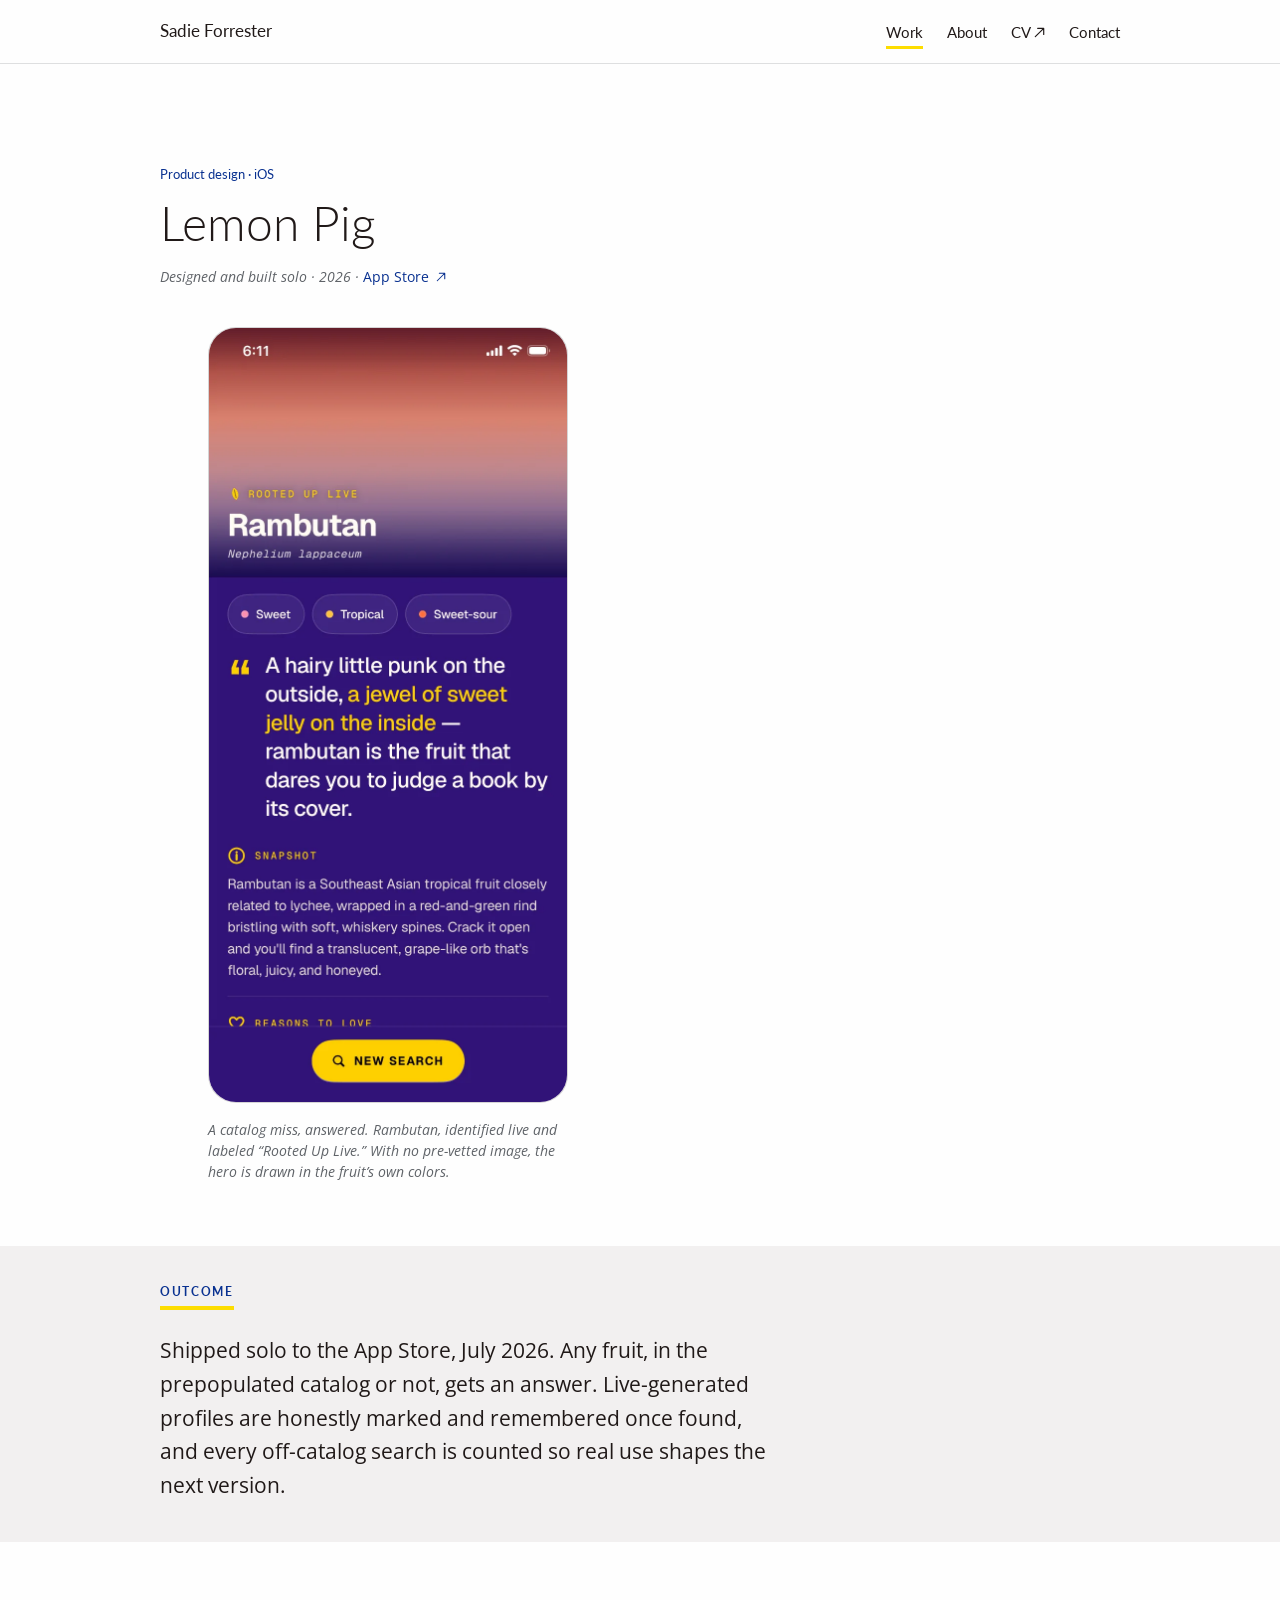
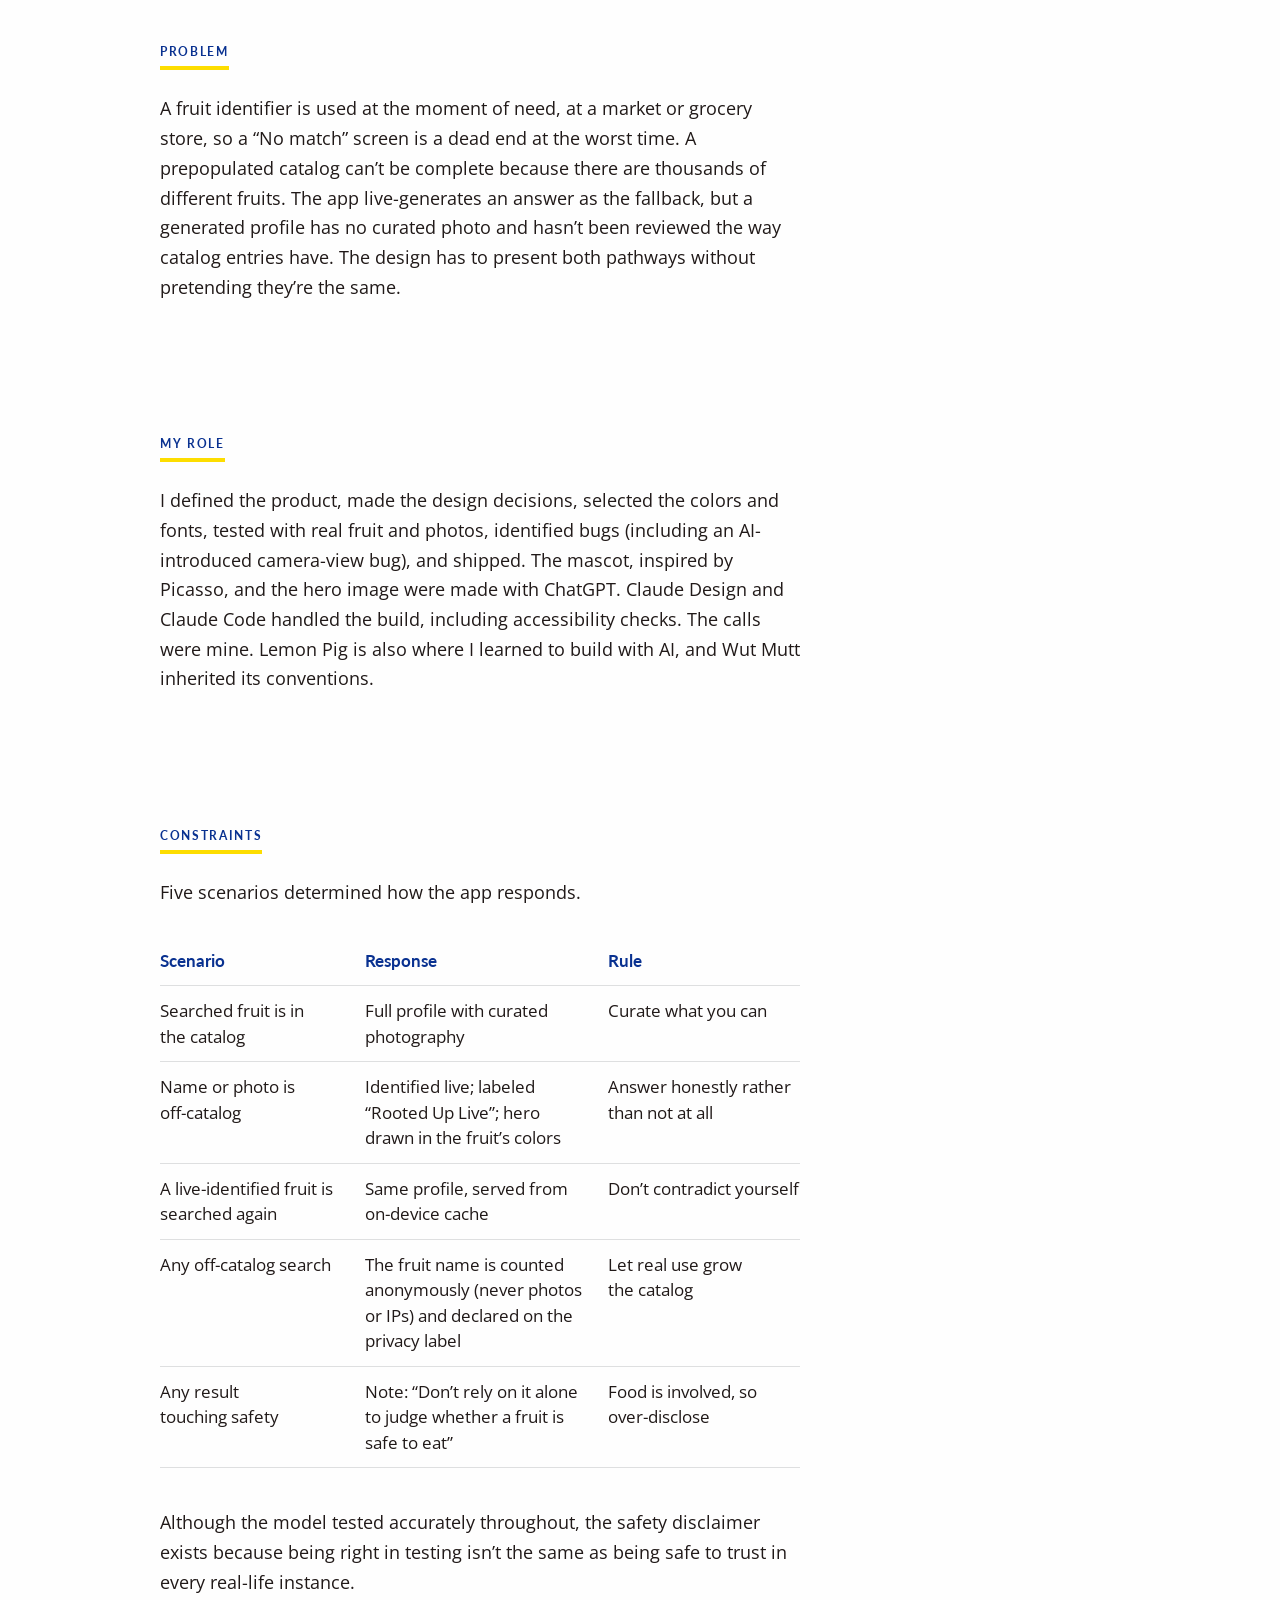
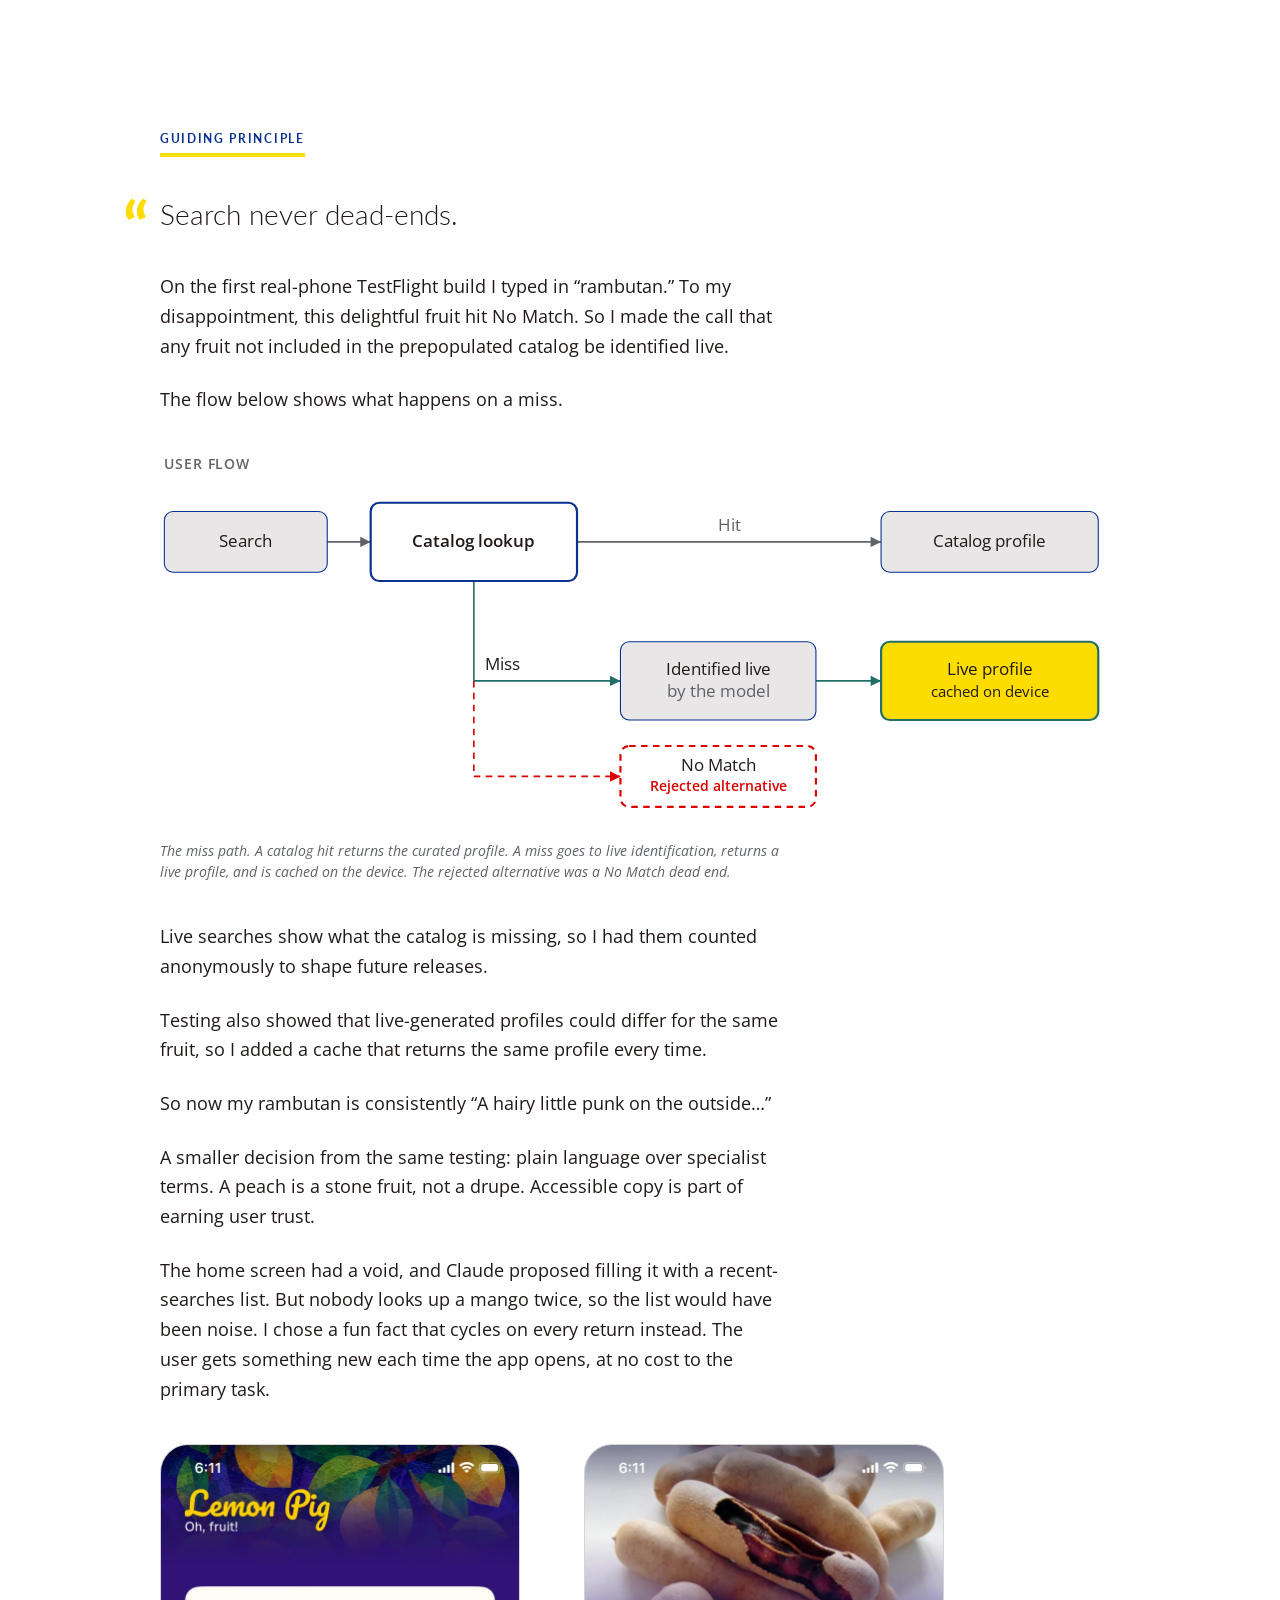
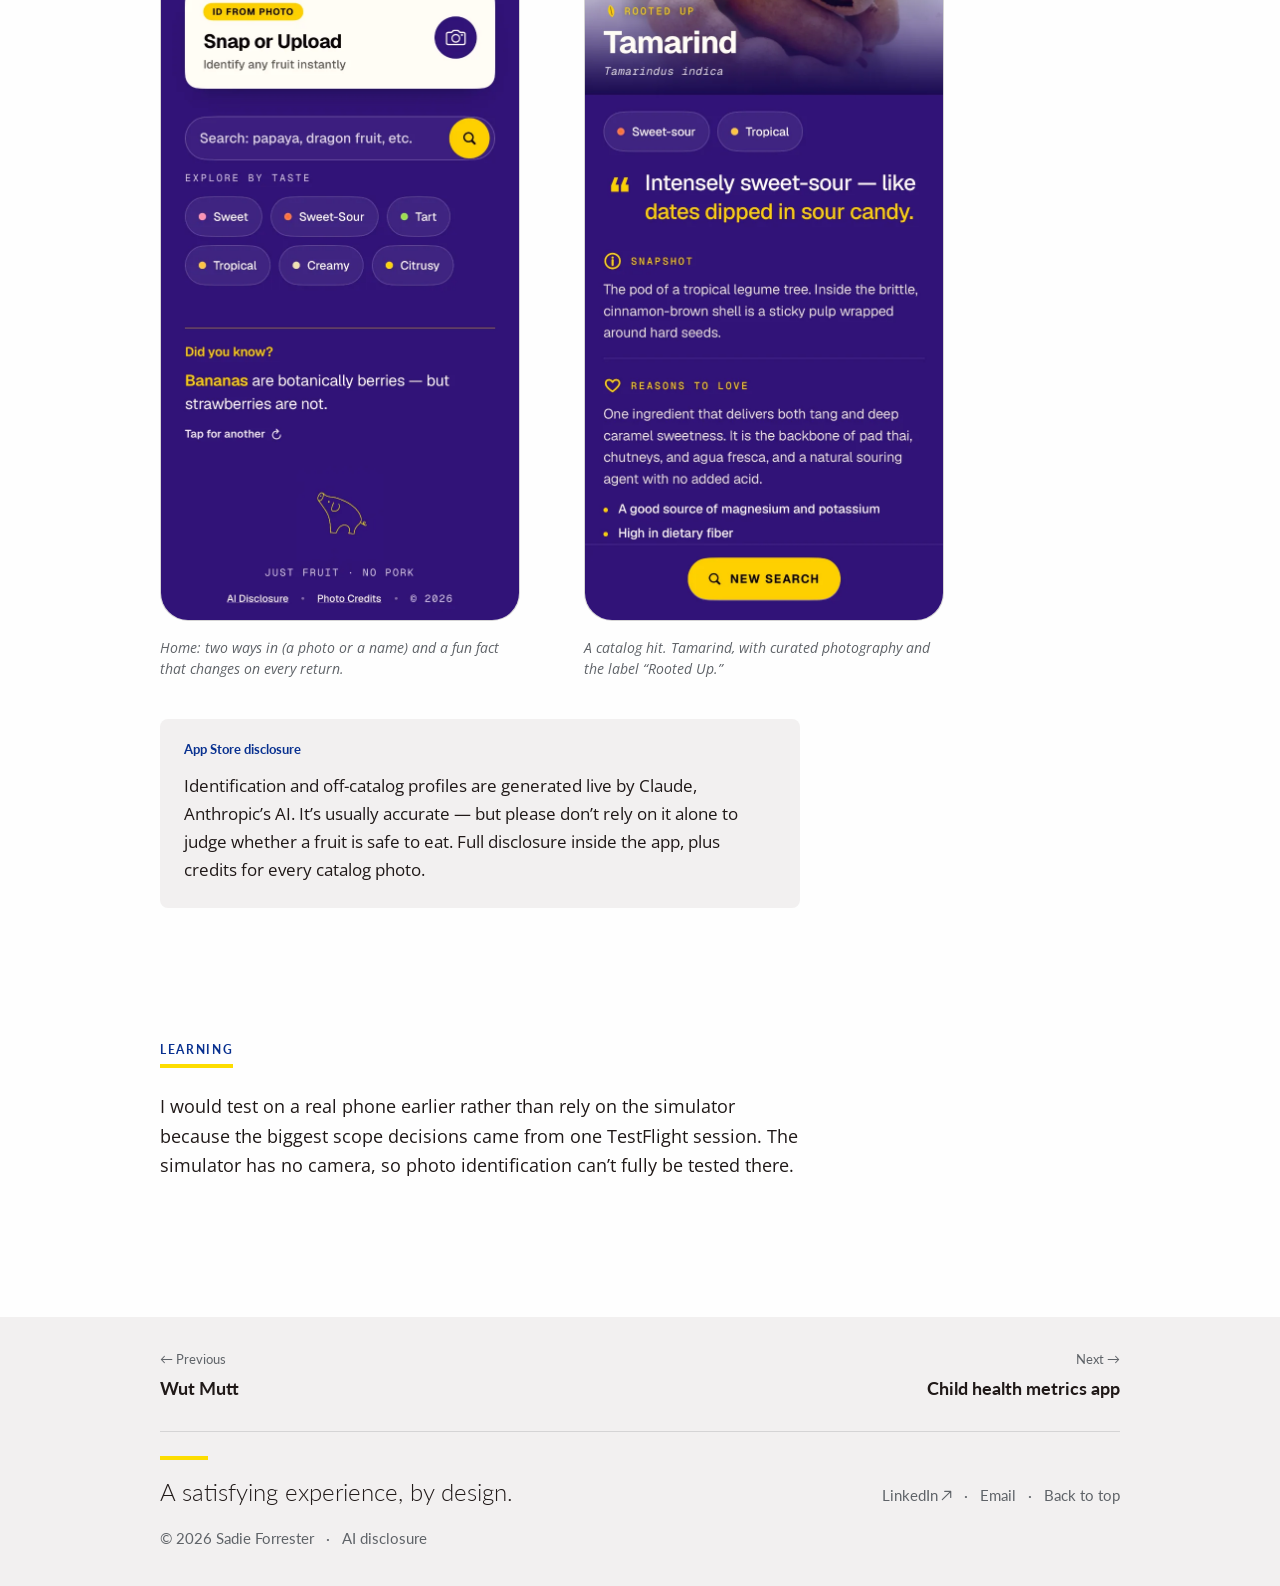
<file: lemon-pig.html>
<!DOCTYPE html>
<html lang="en">
<head>
<meta charset="utf-8">
<meta name="viewport" content="width=device-width, initial-scale=1">
<link rel="icon" href="assets/favicon.svg" type="image/svg+xml">
<link rel="icon" href="assets/favicon-32.png" sizes="32x32" type="image/png">
<link rel="apple-touch-icon" href="assets/apple-touch-icon.png">
<title>Lemon Pig — Sadie Forrester</title>
<meta name="description" content="Lemon Pig case study: search never dead-ends. Any fruit, in the catalog or not, gets an answer, marked when it’s generated live. Designed and built solo for iOS.">
<link rel="canonical" href="https://sadieforrester.com/lemon-pig.html">
<meta property="og:type" content="website">
<meta property="og:site_name" content="Sadie Forrester">
<meta property="og:url" content="https://sadieforrester.com/lemon-pig.html">
<meta property="og:title" content="Lemon Pig — Sadie Forrester">
<meta property="og:description" content="Lemon Pig case study: search never dead-ends. Any fruit, in the catalog or not, gets an answer, marked when it’s generated live. Designed and built solo for iOS.">
<meta property="og:image" content="https://sadieforrester.com/assets/og-card.png">
<meta property="og:image:width" content="1200">
<meta property="og:image:height" content="627">
<meta property="og:image:alt" content="To design a satisfying experience, first check what wrong would look like. Sadie Forrester, product design, sadieforrester.com">
<meta name="twitter:card" content="summary_large_image">
<meta name="twitter:title" content="Lemon Pig — Sadie Forrester">
<meta name="twitter:description" content="Lemon Pig case study: search never dead-ends. Any fruit, in the catalog or not, gets an answer, marked when it’s generated live. Designed and built solo for iOS.">
<meta name="twitter:image" content="https://sadieforrester.com/assets/og-card.png">
<link rel="preconnect" href="https://fonts.googleapis.com">
<link rel="preconnect" href="https://fonts.gstatic.com" crossorigin>
<link href="https://fonts.googleapis.com/css2?family=Lato:wght@300;400;700&family=Open+Sans:ital,wght@0,400;0,600;1,400&display=swap&subset=latin" rel="stylesheet">
<link rel="stylesheet" href="styles.css">
</head>
<body>
<a class="skip" href="#main">Skip to content</a>
<header class="site-header">
<div class="wrap">
<a class="brand" href="index.html">Sadie Forrester</a>
<nav class="nav" aria-label="Main">
<ul>
<li><a href="index.html#work" aria-current="true">Work</a></li>
<li><a href="about.html">About</a></li>
<li><a href="cv.pdf" target="_blank" rel="noopener">CV<span class="pdf" aria-hidden="true"> ↗︎</span><span class="sr"> (opens in a new tab)</span></a></li>
<li><a href="about.html#contact">Contact</a></li>
</ul>
</nav>
</div>
</header>
<main id="main">
<article>
<div class="case-header wrap">
<p class="tag">Product design · iOS</p>
<h1>Lemon Pig</h1>
<p class="meta">Designed and built solo · 2026 · <a href="https://apps.apple.com/us/app/lemon-pig/id6788574999" target="_blank" rel="noopener">App Store <span class="pdf" aria-hidden="true">↗︎</span><span class="sr"> (opens in a new tab)</span></a></p>
</div>
<figure class="figure media lead wrap">
<div class="frame video"><video class="hero-video" src="assets/lemon-pig/rambutan.mp4" poster="assets/lemon-pig/rambutan.webp" width="720" height="1558" autoplay muted loop playsinline preload="metadata" aria-hidden="true"></video><img src="assets/lemon-pig/rambutan.webp" width="720" height="1558" alt="Rambutan profile generated live: the label Rooted Up Live, a hero drawn in the fruit’s own colors, taste chips, and the line A hairy little punk on the outside, a jewel of sweet jelly on the inside"></div>
<figcaption class="meta">A catalog miss, answered. Rambutan, identified live and labeled “Rooted Up Live.” With no pre-vetted image, the hero is drawn in the fruit’s own colors.</figcaption>
</figure>
<section class="outcome" aria-labelledby="outcome-label">
<div class="wrap">
<h2 class="label" id="outcome-label">Outcome</h2>
<p class="body-lg text">Shipped solo to the App Store, July 2026. Any fruit, in the prepopulated catalog or not, gets an answer. Live-generated profiles are honestly marked and remembered once found, and every off-catalog search is counted so real use shapes the next version.</p>
</div>
</section>
<section class="section wrap" aria-labelledby="problem">
<h2 class="label" id="problem">Problem</h2>
<p class="text">A fruit identifier is used at the moment of need, at a market or grocery store, so a “No match” screen is a dead end at the worst time. A prepopulated catalog can’t be complete because there are thousands of different fruits. The app live-generates an answer as the fallback, but a generated profile has no curated photo and hasn’t been reviewed the way catalog entries have. The design has to present both pathways without pretending they’re the same.</p>
</section>
<section class="section wrap" aria-labelledby="role">
<h2 class="label" id="role">My role</h2>
<p class="text">I defined the product, made the design decisions, selected the colors and fonts, tested with real fruit and photos, identified bugs (including an AI-introduced camera-view bug), and shipped. The mascot, inspired by Picasso, and the hero image were made with ChatGPT. Claude Design and Claude Code handled the build, including accessibility checks. The calls were mine. Lemon Pig is also where I learned to build with AI, and Wut Mutt inherited its conventions.</p>
</section>
<section class="section wrap" aria-labelledby="constraints">
<h2 class="label" id="constraints">Constraints</h2>
<p class="text">Five scenarios determined how the app responds.</p>
<table class="ctable text narrow">
<caption class="sr">Five scenarios the app handles, the response to each, and the rule behind it</caption>
<thead><tr><th scope="col">Scenario</th><th scope="col">Response</th><th scope="col">Rule</th></tr></thead>
<tbody>
<tr><td data-th="Scenario">Searched fruit is in the catalog</td><td data-th="Response">Full profile with curated photography</td><td data-th="Rule">Curate what you can</td></tr>
<tr><td data-th="Scenario">Name or photo is off-catalog</td><td data-th="Response">Identified live; labeled “Rooted Up Live”; hero drawn in the fruit’s colors</td><td data-th="Rule">Answer honestly rather than not at all</td></tr>
<tr><td data-th="Scenario">A live-identified fruit is searched again</td><td data-th="Response">Same profile, served from on-device cache</td><td data-th="Rule">Don’t contradict yourself</td></tr>
<tr><td data-th="Scenario">Any off-catalog search</td><td data-th="Response">The fruit name is counted anonymously (never photos or IPs) and declared on the privacy label</td><td data-th="Rule">Let real use grow the catalog</td></tr>
<tr><td data-th="Scenario">Any result touching safety</td><td data-th="Response">Note: “Don’t rely on it alone to judge whether a fruit is safe to eat”</td><td data-th="Rule">Food is involved, so over-disclose</td></tr>
</tbody>
</table>
<p class="text">Although the model tested accurately throughout, the safety disclaimer exists because being right in testing isn’t the same as being safe to trust in every real-life instance.</p>
</section>
<section class="section wrap" aria-labelledby="decision">
<h2 class="label" id="decision">Guiding principle</h2>
<blockquote class="quote"><p>Search never dead-ends.</p></blockquote>
<p class="text">On the first real-phone TestFlight build I typed in “rambutan.” To my disappointment, this delightful fruit hit No Match. So I made the call that any fruit not included in the prepopulated catalog be identified live.</p>
<p class="text">The flow below shows what happens on a miss.</p>
<figure class="figure media">
<svg class="dg dg-desktop" viewBox="36 -12 884 340" role="img" aria-labelledby="dg-title dg-desc" font-family="'Open Sans',system-ui,sans-serif" font-size="16">
<title id="dg-title">What happens when a search misses the Lemon Pig catalog</title>
<desc id="dg-desc">A search goes to a catalog lookup. On a hit, the app shows the catalog profile. On a miss, the fruit is identified live and shown as a Rooted Up Live profile, the shipped path, which is cached on the device. Branching off the miss path is the rejected alternative: a No Match dead end.</desc>
<defs>
<marker id="ar-grey" viewBox="0 0 10 10" refX="9" refY="5" markerWidth="8" markerHeight="8" orient="auto-start-reverse"><path d="M1 1 9 5 1 9z" fill="#5F6368"/></marker>
<marker id="ar-green" viewBox="0 0 10 10" refX="9" refY="5" markerWidth="8" markerHeight="8" orient="auto-start-reverse"><path d="M1 1 9 5 1 9z" fill="#216F69"/></marker>
<marker id="ar-red" viewBox="0 0 10 10" refX="9" refY="5" markerWidth="8" markerHeight="8" orient="auto-start-reverse"><path d="M1 1 9 5 1 9z" fill="#DC0000"/></marker>
</defs><text class="kicker" x="40" y="1" fill="#5F6368" font-weight="600" font-size="13" letter-spacing=".06em">USER FLOW</text>
<g fill="none" stroke="#5F6368" stroke-width="1.5">
<path d="M190 68H230" marker-end="url(#ar-grey)"/>
<path d="M420 68H700" marker-end="url(#ar-grey)"/>
</g>
<path d="M325 104V196H460" fill="none" stroke="#216F69" stroke-width="1.5" marker-end="url(#ar-green)"/>
<path d="M640 196H700" fill="none" stroke="#216F69" stroke-width="1.5" marker-end="url(#ar-green)"/>
<path d="M325 196V284H460" fill="none" stroke="#DC0000" stroke-width="1.5" stroke-dasharray="6 5" marker-end="url(#ar-red)"/>
<g fill="#5F6368">
<text x="560" y="58" text-anchor="middle">Hit</text>
<text x="335" y="186" fill="#201918">Miss</text>
</g>
<g fill="#E8E6E6" stroke="#093190" stroke-width="1">
<rect x="40" y="40" width="150" height="56" rx="8"/>
<rect x="230" y="32" width="190" height="72" rx="8" fill="#FEFEFE" stroke="#093190" stroke-width="2"/>
<rect x="700" y="40" width="200" height="56" rx="8"/>
<rect x="460" y="160" width="180" height="72" rx="8"/>
</g>
<rect x="700" y="160" width="200" height="72" rx="8" fill="#FDDD00" stroke="#216F69" stroke-width="2"/>
<rect x="460" y="256" width="180" height="56" rx="8" fill="#FEFEFE" stroke="#DC0000" stroke-width="2" stroke-dasharray="6 5"/>
<g fill="#201918" text-anchor="middle">
<text x="115" y="73">Search</text>
<text x="325" y="73" font-weight="600">Catalog lookup</text>
<text x="800" y="73">Catalog profile</text>
<text x="550" y="191">Identified live</text>
<text x="550" y="211" fill="#5F6368">by the model</text>
<text x="800" y="191">Live profile</text>
<text x="800" y="211" font-size="14">cached on device</text>
<text x="550" y="279">No Match</text>
<text x="550" y="297" fill="#DC0000" font-weight="600" font-size="13">Rejected alternative</text>
</g>
</svg>
<svg class="dg dg-mobile" viewBox="0 -28 370 458" role="img" aria-labelledby="dgm-title dgm-desc" font-family="'Open Sans',system-ui,sans-serif" font-size="14">
<title id="dgm-title">What happens when a search misses the Lemon Pig catalog</title>
<desc id="dgm-desc">A search goes to a catalog lookup. On a hit, the app shows the catalog profile. On a miss, the fruit is identified live and shown as a Rooted Up Live profile, the shipped path, which is cached on the device. Branching off the miss path is the rejected alternative: a No Match dead end.</desc>
<defs>
<marker id="arm-grey" viewBox="0 0 10 10" refX="9" refY="5" markerWidth="8" markerHeight="8" orient="auto-start-reverse"><path d="M1 1 9 5 1 9z" fill="#5F6368"/></marker>
<marker id="arm-green" viewBox="0 0 10 10" refX="9" refY="5" markerWidth="8" markerHeight="8" orient="auto-start-reverse"><path d="M1 1 9 5 1 9z" fill="#216F69"/></marker>
<marker id="arm-red" viewBox="0 0 10 10" refX="9" refY="5" markerWidth="8" markerHeight="8" orient="auto-start-reverse"><path d="M1 1 9 5 1 9z" fill="#DC0000"/></marker>
</defs><text class="kicker" x="20" y="-15" fill="#5F6368" font-weight="600" font-size="12" letter-spacing=".06em">USER FLOW</text>
<g fill="none" stroke="#5F6368" stroke-width="1.5">
<path d="M95 64V100" marker-end="url(#arm-grey)"/>
<path d="M170 136H210" marker-end="url(#arm-grey)"/>
</g>
<path d="M95 172V232" fill="none" stroke="#216F69" stroke-width="1.5" marker-end="url(#arm-green)"/>
<path d="M95 304V344" fill="none" stroke="#216F69" stroke-width="1.5" marker-end="url(#arm-green)"/>
<path d="M95 200H280V232" fill="none" stroke="#DC0000" stroke-width="1.5" stroke-dasharray="6 5" marker-end="url(#arm-red)"/>
<g fill="#5F6368">
<text x="190" y="127" text-anchor="middle">Hit</text>
<text x="20" y="203" text-anchor="start" fill="#201918">Miss</text>
</g>
<g fill="#E8E6E6" stroke="#093190" stroke-width="1">
<rect x="20" y="16" width="150" height="48" rx="8"/>
<rect x="20" y="100" width="150" height="72" rx="8" fill="#FEFEFE" stroke="#093190" stroke-width="2"/>
<rect x="210" y="112" width="140" height="48" rx="8"/>
<rect x="20" y="232" width="150" height="72" rx="8"/>
</g>
<rect x="20" y="344" width="150" height="72" rx="8" fill="#FDDD00" stroke="#216F69" stroke-width="2"/>
<rect x="210" y="232" width="140" height="56" rx="8" fill="#FEFEFE" stroke="#DC0000" stroke-width="2" stroke-dasharray="6 5"/>
<g fill="#201918" text-anchor="middle">
<text x="95" y="45">Search</text>
<text x="95" y="141" font-weight="600">Catalog lookup</text>
<text x="280" y="141">Catalog profile</text>
<text x="95" y="263">Identified live</text>
<text x="95" y="283" fill="#5F6368">by the model</text>
<text x="95" y="375">Live profile</text>
<text x="95" y="393" font-size="12">cached on device</text>
<text x="280" y="255">No Match</text>
<text x="280" y="273" fill="#DC0000" font-weight="600" font-size="13">Rejected alternative</text>
</g>
</svg>
<figcaption class="meta">The miss path. A catalog hit returns the curated profile. A miss goes to live identification, returns a live profile, and is cached on the device. The rejected alternative was a No Match dead end.</figcaption>
</figure>
<p class="text">Live searches show what the catalog is missing, so I had them counted anonymously to shape future releases.</p>
<p class="text">Testing also showed that live-generated profiles could differ for the same fruit, so I added a cache that returns the same profile every time.</p>
<p class="text">So now my rambutan is consistently “A hairy little punk on the outside…”</p>
<p class="text">A smaller decision from the same testing: plain language over specialist terms. A peach is a stone fruit, not a drupe. Accessible copy is part of earning user trust.</p>
<p class="text">The home screen had a void, and Claude proposed filling it with a recent-searches list. But nobody looks up a mango twice, so the list would have been noise. I chose a fun fact that cycles on every return instead. The user gets something new each time the app opens, at no cost to the primary task.</p>
<div class="screens media">
<figure>
<div class="frame"><img loading="lazy" decoding="async" src="assets/lemon-pig/fun-fact.webp" width="720" height="1558" alt="Lemon Pig home screen: Snap or Upload, a search field, taste chips, and a Did you know? fact: bananas are botanically berries, but strawberries are not"></div>
<figcaption class="meta">Home: two ways in (a photo or a name) and a fun fact that changes on every return.</figcaption>
</figure>
<figure>
<div class="frame"><img loading="lazy" decoding="async" src="assets/lemon-pig/tamarind.webp" width="720" height="1558" alt="Tamarind profile: a curated photo of tamarind pods, the label Rooted Up, taste chips Sweet-sour and Tropical, a snapshot, and reasons to love"></div>
<figcaption class="meta">A catalog hit. Tamarind, with curated photography and the label “Rooted Up.”</figcaption>
</figure>
</div>
<aside class="ai-note" aria-labelledby="ai-note-heading">
<h3 id="ai-note-heading">App Store disclosure</h3>
<p>Identification and off-catalog profiles are generated live by Claude, Anthropic’s AI. It’s usually accurate — but please don’t rely on it alone to judge whether a fruit is safe to eat. Full disclosure inside the app, plus credits for every catalog photo.</p>
</aside>
</section>
<section class="section wrap" aria-labelledby="differently">
<h2 class="label" id="differently">Learning</h2>
<p class="text">I would test on a real phone earlier rather than rely on the simulator because the biggest scope decisions came from one TestFlight session. The simulator has no camera, so photo identification can’t fully be tested there.</p>
</section>
</article>
</main>
<div class="end-zone">
<nav class="pager wrap" aria-label="Case studies">
<a class="prev" href="wut-mutt.html"><span class="kicker">Previous</span><span class="title">Wut Mutt</span></a>
<a class="next" href="child-health-metrics.html"><span class="kicker">Next</span><span class="title">Child health metrics app</span></a>
</nav>
<footer class="site-footer">
<div class="wrap">
<div class="row">
<p class="sign">A satisfying experience, by design.</p>
<ul aria-label="Contact">
<li><a href="https://www.linkedin.com/in/sadieforrester" target="_blank" rel="noopener">LinkedIn<span class="pdf" aria-hidden="true"> ↗︎</span><span class="sr"> (opens in a new tab)</span></a></li>
<li><a href="mailto:sadief@gmail.com">Email</a></li>
<li><a href="#main">Back to top</a></li>
</ul>
</div>
<ul>
<li>© 2026 Sadie Forrester</li>
<li><a href="ai-note.html">AI disclosure</a></li>
</ul>
</div>
</footer>
</div>
<script src="nav.js" defer></script>
</body>
</html>
</file>
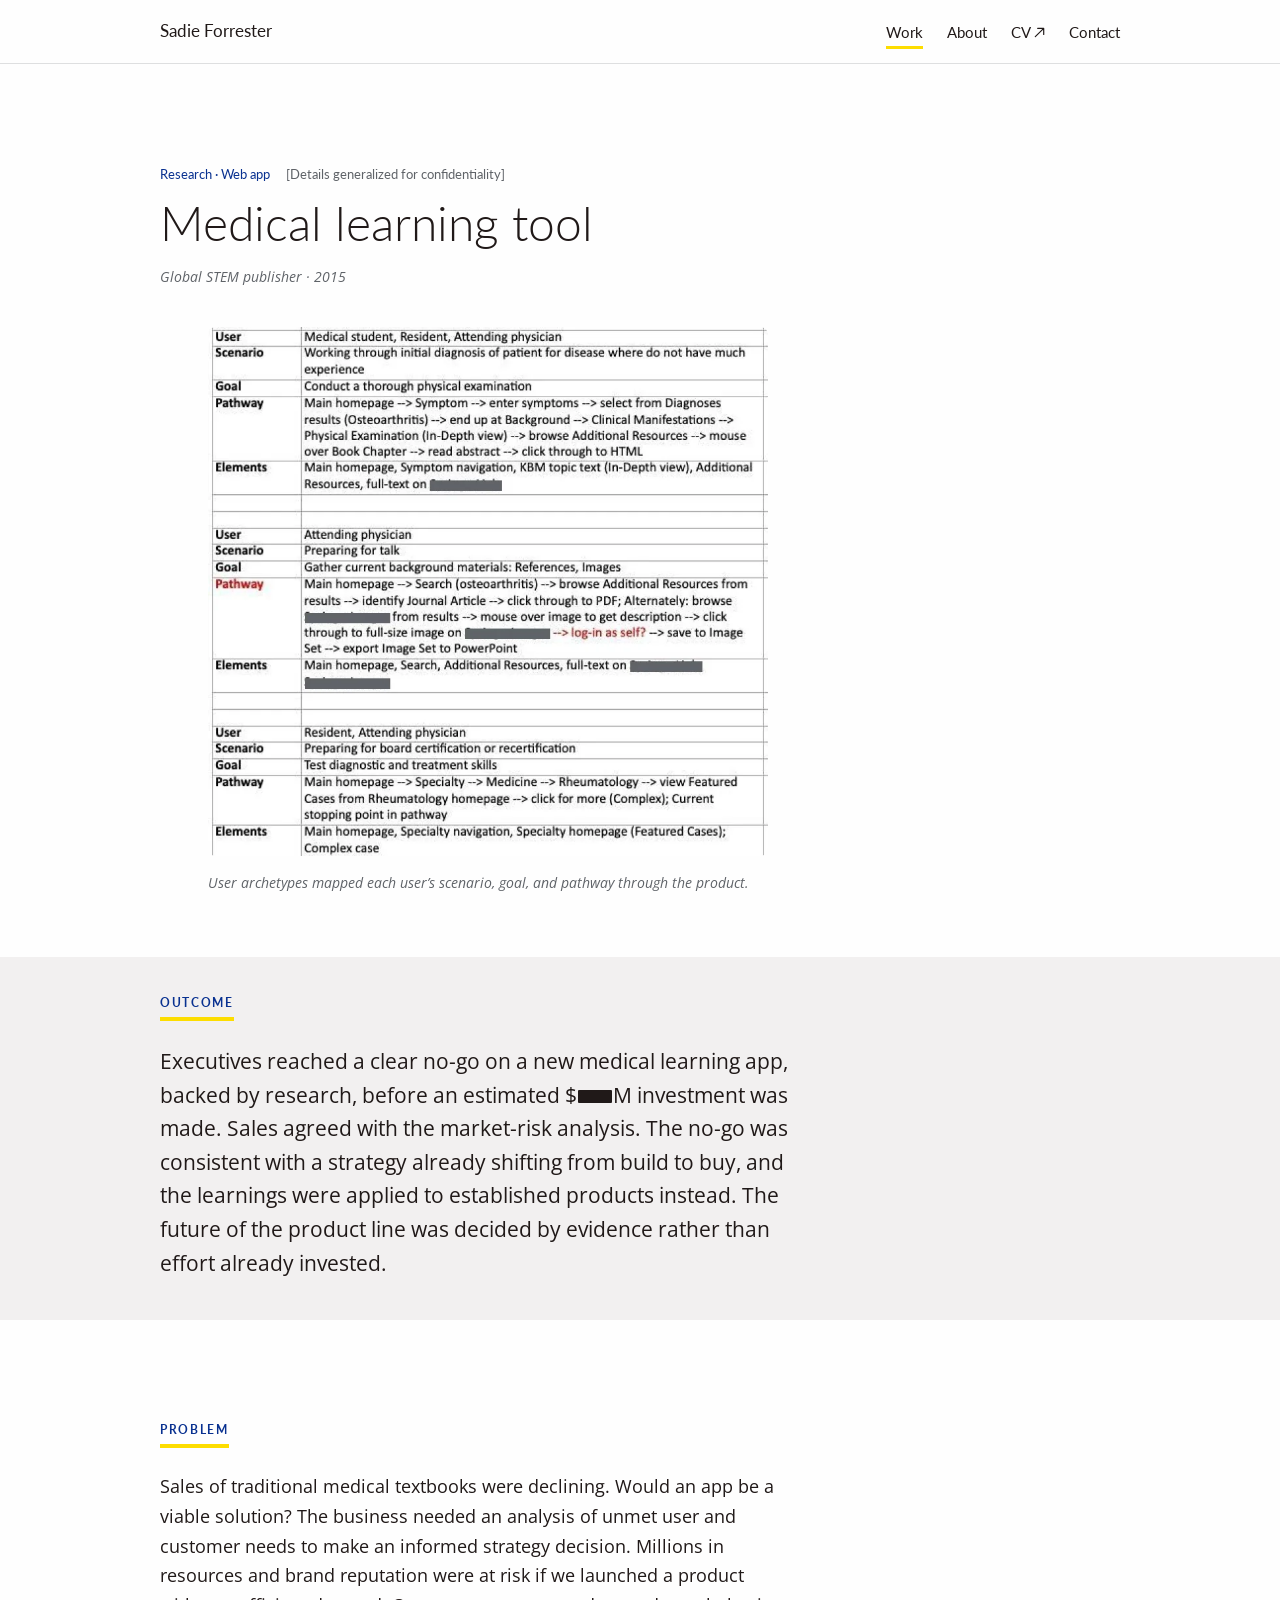
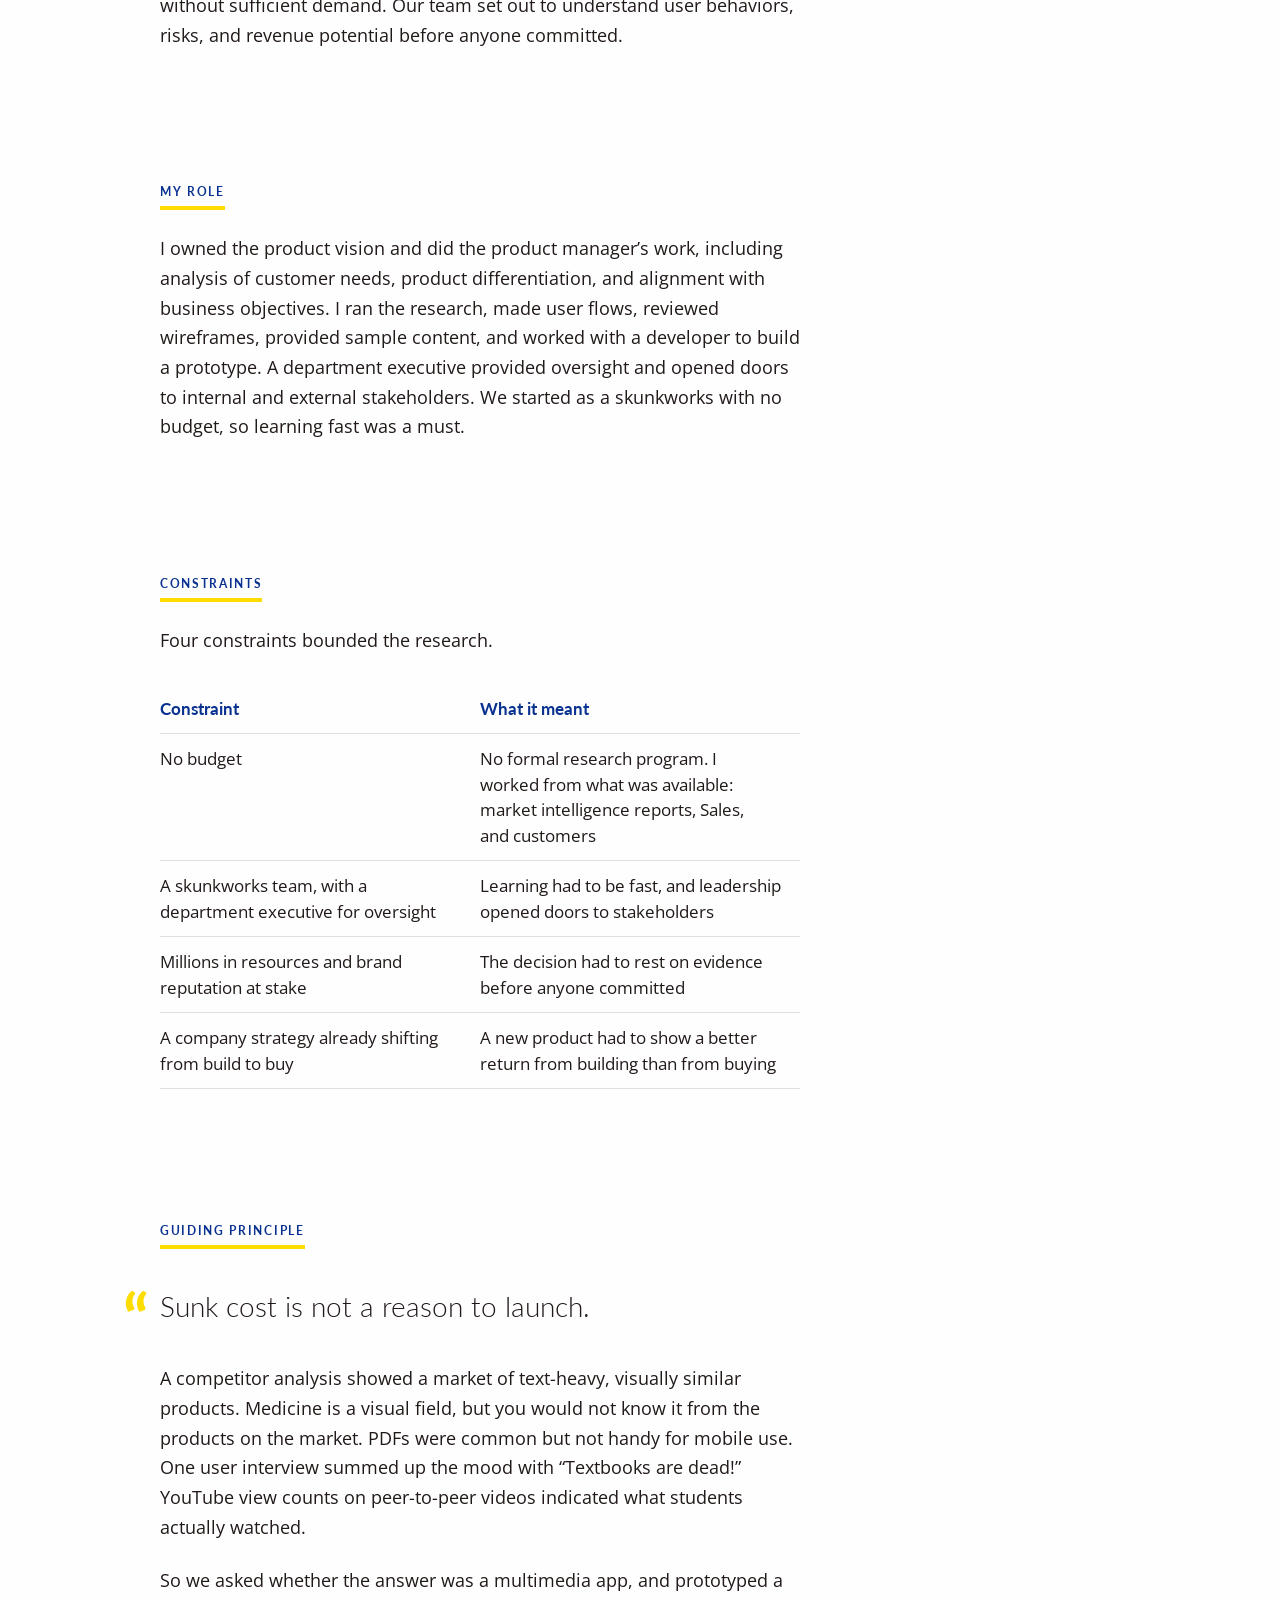
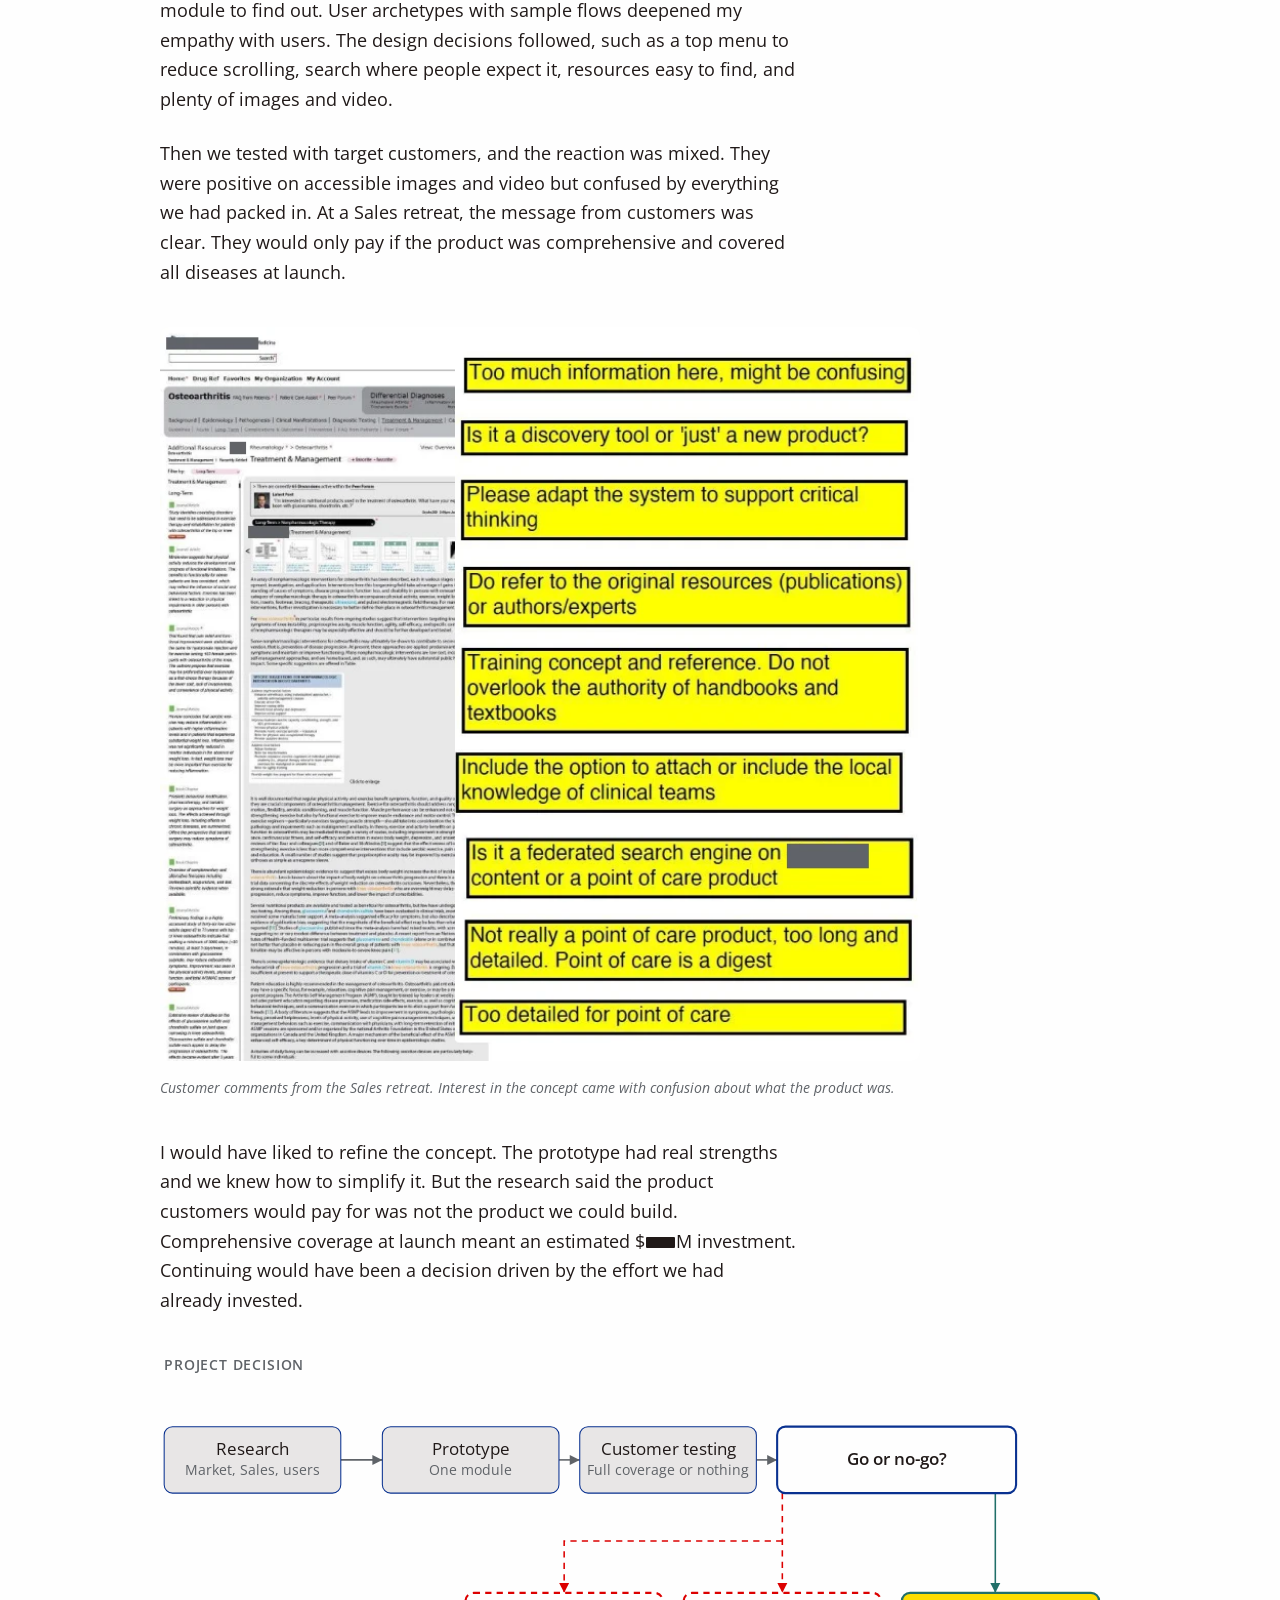
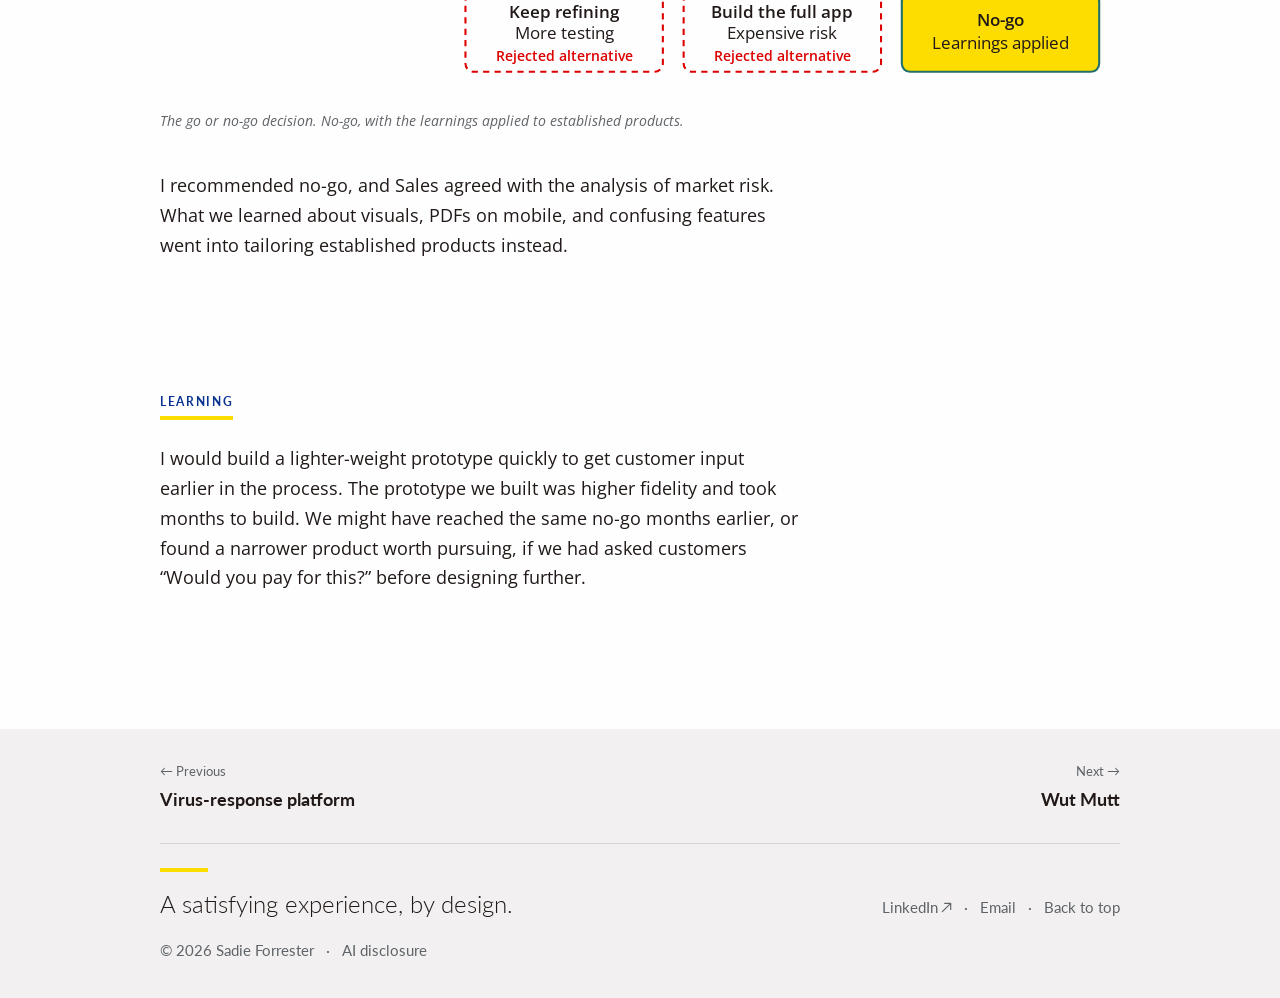
<file: medical-learning-tool.html>
<!DOCTYPE html>
<html lang="en">
<head>
<meta charset="utf-8">
<meta name="viewport" content="width=device-width, initial-scale=1">
<link rel="icon" href="assets/favicon.svg" type="image/svg+xml">
<link rel="icon" href="assets/favicon-32.png" sizes="32x32" type="image/png">
<link rel="apple-touch-icon" href="assets/apple-touch-icon.png">
<title>Medical learning tool — Sadie Forrester</title>
<meta name="description" content="Medical learning tool case study: research led to a clear no-go on a new medical learning app before a multi-million investment was made.">
<link rel="canonical" href="https://sadieforrester.com/medical-learning-tool.html">
<meta property="og:type" content="website">
<meta property="og:site_name" content="Sadie Forrester">
<meta property="og:url" content="https://sadieforrester.com/medical-learning-tool.html">
<meta property="og:title" content="Medical learning tool — Sadie Forrester">
<meta property="og:description" content="Medical learning tool case study: research led to a clear no-go on a new medical learning app before a multi-million investment was made.">
<meta property="og:image" content="https://sadieforrester.com/assets/og-card.png">
<meta property="og:image:width" content="1200">
<meta property="og:image:height" content="627">
<meta property="og:image:alt" content="To design a satisfying experience, first check what wrong would look like. Sadie Forrester, product design, sadieforrester.com">
<meta name="twitter:card" content="summary_large_image">
<meta name="twitter:title" content="Medical learning tool — Sadie Forrester">
<meta name="twitter:description" content="Medical learning tool case study: research led to a clear no-go on a new medical learning app before a multi-million investment was made.">
<meta name="twitter:image" content="https://sadieforrester.com/assets/og-card.png">
<link rel="preconnect" href="https://fonts.googleapis.com">
<link rel="preconnect" href="https://fonts.gstatic.com" crossorigin>
<link href="https://fonts.googleapis.com/css2?family=Lato:wght@300;400;700&family=Open+Sans:ital,wght@0,400;0,600;1,400&display=swap&subset=latin" rel="stylesheet">
<link rel="stylesheet" href="styles.css">
</head>
<body>
<a class="skip" href="#main">Skip to content</a>
<header class="site-header">
<div class="wrap">
<a class="brand" href="index.html">Sadie Forrester</a>
<nav class="nav" aria-label="Main">
<ul>
<li><a href="index.html#work" aria-current="true">Work</a></li>
<li><a href="about.html">About</a></li>
<li><a href="cv.pdf" target="_blank" rel="noopener">CV<span class="pdf" aria-hidden="true"> ↗︎</span><span class="sr"> (opens in a new tab)</span></a></li>
<li><a href="about.html#contact">Contact</a></li>
</ul>
</nav>
</div>
</header>
<main id="main">
<article>
<div class="case-header wrap">
<div class="tagrow"><p class="tag">Research · Web app</p><span class="badge">Details generalized for confidentiality</span></div>
<h1>Medical learning tool</h1>
<p class="meta">Global STEM publisher · 2015</p>
</div>
<figure class="figure media lead doc wrap">
<a class="zoom" href="assets/medical-learning/archetypes.webp"><img src="assets/medical-learning/archetypes-cropped.webp" width="854" height="807" alt="A table of three user archetypes. Each gives the user, scenario, goal, pathway through the product, and elements used: a medical student working through an unfamiliar diagnosis, an attending physician preparing a talk, and a resident preparing for board certification."><span class="sr">(view full size)</span></a>
<figcaption class="meta">User archetypes mapped each user’s scenario, goal, and pathway through the product.</figcaption>
</figure>
<section class="outcome" aria-labelledby="outcome-label">
<div class="wrap">
<h2 class="label" id="outcome-label">Outcome</h2>
<p class="body-lg text">Executives reached a clear no-go on a new medical learning app, backed by research, before an estimated $<span class="redact"><span class="sr">amount withheld</span></span>M investment was made. Sales agreed with the market-risk analysis. The no-go was consistent with a strategy already shifting from build to buy, and the learnings were applied to established products instead. The future of the product line was decided by evidence rather than effort already invested.</p>
</div>
</section>
<section class="section wrap" aria-labelledby="problem">
<h2 class="label" id="problem">Problem</h2>
<p class="text">Sales of traditional medical textbooks were declining. Would an app be a viable solution? The business needed an analysis of unmet user and customer needs to make an informed strategy decision. Millions in resources and brand reputation were at risk if we launched a product without sufficient demand. Our team set out to understand user behaviors, risks, and revenue potential before anyone committed.</p>
</section>
<section class="section wrap" aria-labelledby="role">
<h2 class="label" id="role">My role</h2>
<p class="text">I owned the product vision and did the product manager’s work, including analysis of customer needs, product differentiation, and alignment with business objectives. I ran the research, made user flows, reviewed wireframes, provided sample content, and worked with a developer to build a prototype. A department executive provided oversight and opened doors to internal and external stakeholders. We started as a skunkworks with no budget, so learning fast was a must.</p>
</section>
<section class="section wrap" aria-labelledby="constraints">
<h2 class="label" id="constraints">Constraints</h2>
<p class="text">Four constraints bounded the research.</p>
<table class="ctable two text">
<caption class="sr">Four constraints on the research and what each one meant</caption>
<thead><tr><th scope="col">Constraint</th><th scope="col">What it meant</th></tr></thead>
<tbody>
<tr><td data-th="Constraint">No budget</td><td data-th="What it meant">No formal research program. I worked from what was available: market intelligence reports, Sales, and customers</td></tr>
<tr><td data-th="Constraint">A skunkworks team, with a department executive for oversight</td><td data-th="What it meant">Learning had to be fast, and leadership opened doors to stakeholders</td></tr>
<tr><td data-th="Constraint">Millions in resources and brand reputation at stake</td><td data-th="What it meant">The decision had to rest on evidence before anyone committed</td></tr>
<tr><td data-th="Constraint">A company strategy already shifting from build to buy</td><td data-th="What it meant">A new product had to show a better return from building than from buying</td></tr>
</tbody>
</table>
</section>
<section class="section wrap" aria-labelledby="decision">
<h2 class="label" id="decision">Guiding principle</h2>
<blockquote class="quote"><p>Sunk cost is not a reason to launch.</p></blockquote>
<p class="text">A competitor analysis showed a market of text-heavy, visually similar products. Medicine is a visual field, but you would not know it from the products on the market. PDFs were common but not handy for mobile use. One user interview summed up the mood with “Textbooks are dead!” YouTube view counts on peer-to-peer videos indicated what students actually watched.</p>
<p class="text">So we asked whether the answer was a multimedia app, and prototyped a module to find out. User archetypes with sample flows deepened my empathy with users. The design decisions followed, such as a top menu to reduce scrolling, search where people expect it, resources easy to find, and plenty of images and video.</p>
<p class="text">Then we tested with target customers, and the reaction was mixed. They were positive on accessible images and video but confused by everything we had packed in. At a Sales retreat, the message from customers was clear. They would only pay if the product was comprehensive and covered all diseases at launch.</p>
<div class="docs single media">
<figure>
<a class="zoom" href="assets/medical-learning/customer-comments.webp"><img loading="lazy" decoding="async" src="assets/medical-learning/customer-comments.webp" width="742" height="716" alt="The prototype with nine customer comments in yellow callouts, including “Too much information here, might be confusing,” “Is it a discovery tool or ‘just’ a new product?” and “Too detailed for point of care.”"><span class="sr">(view full size)</span></a>
<figcaption class="meta">Customer comments from the Sales retreat. Interest in the concept came with confusion about what the product was.</figcaption>
</figure>
</div>
<p class="text">I would have liked to refine the concept. The prototype had real strengths and we knew how to simplify it. But the research said the product customers would pay for was not the product we could build. Comprehensive coverage at launch meant an estimated $<span class="redact"><span class="sr">amount withheld</span></span>M investment. Continuing would have been a decision driven by the effort we had already invested.</p>
<figure class="figure media">
<svg class="dg dg-desktop" viewBox="36 -28 924 326" role="img" aria-labelledby="dg-title dg-desc" font-family="'Open Sans',system-ui,sans-serif" font-size="16">
<title id="dg-title">The go or no-go decision on the medical learning app</title>
<desc id="dg-desc">Research led to a prototype, then to customer testing, then to the decision: go or no-go, once customers said they would pay only for full coverage at launch. The chosen path is no-go, with the learnings applied elsewhere. Branching off the same decision are two rejected alternatives: building the full app, an expensive risk, and continuing to refine the prototype, which would have meant more testing.</desc>
<defs>
<marker id="ar-grey" viewBox="0 0 10 10" refX="9" refY="5" markerWidth="8" markerHeight="8" orient="auto-start-reverse"><path d="M1 1 9 5 1 9z" fill="#5F6368"/></marker>
<marker id="ar-green" viewBox="0 0 10 10" refX="9" refY="5" markerWidth="8" markerHeight="8" orient="auto-start-reverse"><path d="M1 1 9 5 1 9z" fill="#216F69"/></marker>
<marker id="ar-red" viewBox="0 0 10 10" refX="9" refY="5" markerWidth="8" markerHeight="8" orient="auto-start-reverse"><path d="M1 1 9 5 1 9z" fill="#DC0000"/></marker>
</defs><text class="kicker" x="40" y="-15" fill="#5F6368" font-weight="600" font-size="13" letter-spacing=".06em">PROJECT DECISION</text>
<g fill="none" stroke="#5F6368" stroke-width="1.5">
<path d="M210 72H250" marker-end="url(#ar-grey)"/>
<path d="M420 72H440" marker-end="url(#ar-grey)"/>
<path d="M610 72H630" marker-end="url(#ar-grey)"/>
</g>
<path d="M840 104V200" fill="none" stroke="#216F69" stroke-width="1.5" marker-end="url(#ar-green)"/>
<g fill="none" stroke="#DC0000" stroke-width="1.5" stroke-dasharray="6 5">
<path d="M635 104V200" marker-end="url(#ar-red)"/>
<path d="M635 150H425V200" marker-end="url(#ar-red)"/>
</g>
<g fill="#E8E6E6" stroke="#093190" stroke-width="1">
<rect x="40" y="40" width="170" height="64" rx="8"/>
<rect x="250" y="40" width="170" height="64" rx="8"/>
<rect x="440" y="40" width="170" height="64" rx="8"/>
<rect x="630" y="40" width="230" height="64" rx="8" fill="#FEFEFE" stroke="#093190" stroke-width="2"/>
</g>
<rect x="750" y="200" width="190" height="76" rx="8" fill="#FDDD00" stroke="#216F69" stroke-width="2"/>
<g fill="#FEFEFE" stroke="#DC0000" stroke-width="2" stroke-dasharray="6 5">
<rect x="540" y="200" width="190" height="76" rx="8"/>
<rect x="330" y="200" width="190" height="76" rx="8"/>
</g>
<g fill="#201918" text-anchor="middle">
<text x="125" y="67">Research</text>
<text x="125" y="87" fill="#5F6368" font-size="13">Market, Sales, users</text>
<text x="335" y="67">Prototype</text>
<text x="335" y="87" fill="#5F6368" font-size="13">One module</text>
<text x="525" y="67">Customer testing</text>
<text x="525" y="87" fill="#5F6368" font-size="13">Full coverage or nothing</text>
<text x="745" y="77" font-weight="600">Go or no-go?</text>
<text x="845" y="232" font-weight="600">No-go</text>
<text x="845" y="254">Learnings applied</text>
<text x="635" y="224" font-weight="600">Build the full app</text>
<text x="635" y="244">Expensive risk</text>
<text x="635" y="266" fill="#DC0000" font-weight="600" font-size="13">Rejected alternative</text>
<text x="425" y="224" font-weight="600">Keep refining</text>
<text x="425" y="244">More testing</text>
<text x="425" y="266" fill="#DC0000" font-weight="600" font-size="13">Rejected alternative</text>
</g>
</svg>
<svg class="dg dg-mobile" viewBox="0 -28 370 564" role="img" aria-labelledby="dgm-title dgm-desc" font-family="'Open Sans',system-ui,sans-serif" font-size="14">
<title id="dgm-title">The go or no-go decision on the medical learning app</title>
<desc id="dgm-desc">Research led to a prototype, then to customer testing, then to the decision: go or no-go, once customers said they would pay only for full coverage at launch. The chosen path is no-go, with the learnings applied elsewhere. Branching off the same decision are two rejected alternatives: building the full app, an expensive risk, and continuing to refine the prototype, which would have meant more testing.</desc>
<defs>
<marker id="arm-grey" viewBox="0 0 10 10" refX="9" refY="5" markerWidth="8" markerHeight="8" orient="auto-start-reverse"><path d="M1 1 9 5 1 9z" fill="#5F6368"/></marker>
<marker id="arm-green" viewBox="0 0 10 10" refX="9" refY="5" markerWidth="8" markerHeight="8" orient="auto-start-reverse"><path d="M1 1 9 5 1 9z" fill="#216F69"/></marker>
<marker id="arm-red" viewBox="0 0 10 10" refX="9" refY="5" markerWidth="8" markerHeight="8" orient="auto-start-reverse"><path d="M1 1 9 5 1 9z" fill="#DC0000"/></marker>
</defs><text class="kicker" x="20" y="-15" fill="#5F6368" font-weight="600" font-size="12" letter-spacing=".06em">PROJECT DECISION</text>
<g fill="none" stroke="#5F6368" stroke-width="1.5">
<path d="M185 64V88" marker-end="url(#arm-grey)"/>
<path d="M185 136V160" marker-end="url(#arm-grey)"/>
<path d="M185 208V232" marker-end="url(#arm-grey)"/>
</g>
<path d="M100 280V320" fill="none" stroke="#216F69" stroke-width="1.5" marker-end="url(#arm-green)"/>
<g fill="none" stroke="#DC0000" stroke-width="1.5" stroke-dasharray="6 5">
<path d="M280 280V320" marker-end="url(#arm-red)"/>
<path d="M280 280V300H195V476H210" marker-end="url(#arm-red)"/>
</g>
<g fill="#E8E6E6" stroke="#093190" stroke-width="1">
<rect x="20" y="16" width="330" height="48" rx="8"/>
<rect x="20" y="88" width="330" height="48" rx="8"/>
<rect x="20" y="160" width="330" height="48" rx="8"/>
<rect x="20" y="232" width="330" height="48" rx="8" fill="#FEFEFE" stroke="#093190" stroke-width="2"/>
</g>
<rect x="20" y="320" width="160" height="88" rx="8" fill="#FDDD00" stroke="#216F69" stroke-width="2"/>
<g fill="#FEFEFE" stroke="#DC0000" stroke-width="2" stroke-dasharray="6 5">
<rect x="210" y="320" width="140" height="88" rx="8"/>
<rect x="210" y="432" width="140" height="88" rx="8"/>
</g>
<g fill="#201918" text-anchor="middle">
<text x="185" y="45">Research</text>
<text x="185" y="117">Prototype</text>
<text x="185" y="184">Customer testing</text>
<text x="185" y="200" fill="#5F6368" font-size="12">Full coverage or nothing</text>
<text x="185" y="261" font-weight="600">Go or no-go?</text>
<text x="100" y="352" font-weight="600">No-go</text>
<text x="100" y="374" font-size="13">Learnings applied</text>
<text x="280" y="352" font-weight="600">Build the full app</text>
<text x="280" y="374" font-size="13">Expensive risk</text>
<text x="280" y="398" fill="#DC0000" font-weight="600" font-size="13">Rejected alternative</text>
<text x="280" y="464" font-weight="600">Keep refining</text>
<text x="280" y="486" font-size="13">More testing</text>
<text x="280" y="510" fill="#DC0000" font-weight="600" font-size="13">Rejected alternative</text>
</g>
</svg>
<figcaption class="meta">The go or no-go decision. No-go, with the learnings applied to established products.</figcaption>
</figure>
<p class="text">I recommended no-go, and Sales agreed with the analysis of market risk. What we learned about visuals, PDFs on mobile, and confusing features went into tailoring established products instead.</p>
</section>
<section class="section wrap" aria-labelledby="differently">
<h2 class="label" id="differently">Learning</h2>
<p class="text">I would build a lighter-weight prototype quickly to get customer input earlier in the process. The prototype we built was higher fidelity and took months to build. We might have reached the same no-go months earlier, or found a narrower product worth pursuing, if we had asked customers “Would you pay for this?” before designing further.</p>
</section>
</article>
</main>
<div class="end-zone">
<nav class="pager wrap" aria-label="Case studies">
<a class="prev" href="virus-response-platform.html"><span class="kicker">Previous</span><span class="title">Virus-response platform</span></a>
<a class="next" href="wut-mutt.html"><span class="kicker">Next</span><span class="title">Wut Mutt</span></a>
</nav>
<footer class="site-footer">
<div class="wrap">
<div class="row">
<p class="sign">A satisfying experience, by design.</p>
<ul aria-label="Contact">
<li><a href="https://www.linkedin.com/in/sadieforrester" target="_blank" rel="noopener">LinkedIn<span class="pdf" aria-hidden="true"> ↗︎</span><span class="sr"> (opens in a new tab)</span></a></li>
<li><a href="mailto:sadief@gmail.com">Email</a></li>
<li><a href="#main">Back to top</a></li>
</ul>
</div>
<ul>
<li>© 2026 Sadie Forrester</li>
<li><a href="ai-note.html">AI disclosure</a></li>
</ul>
</div>
</footer>
</div>
<script src="nav.js" defer></script>
</body>
</html>
</file>
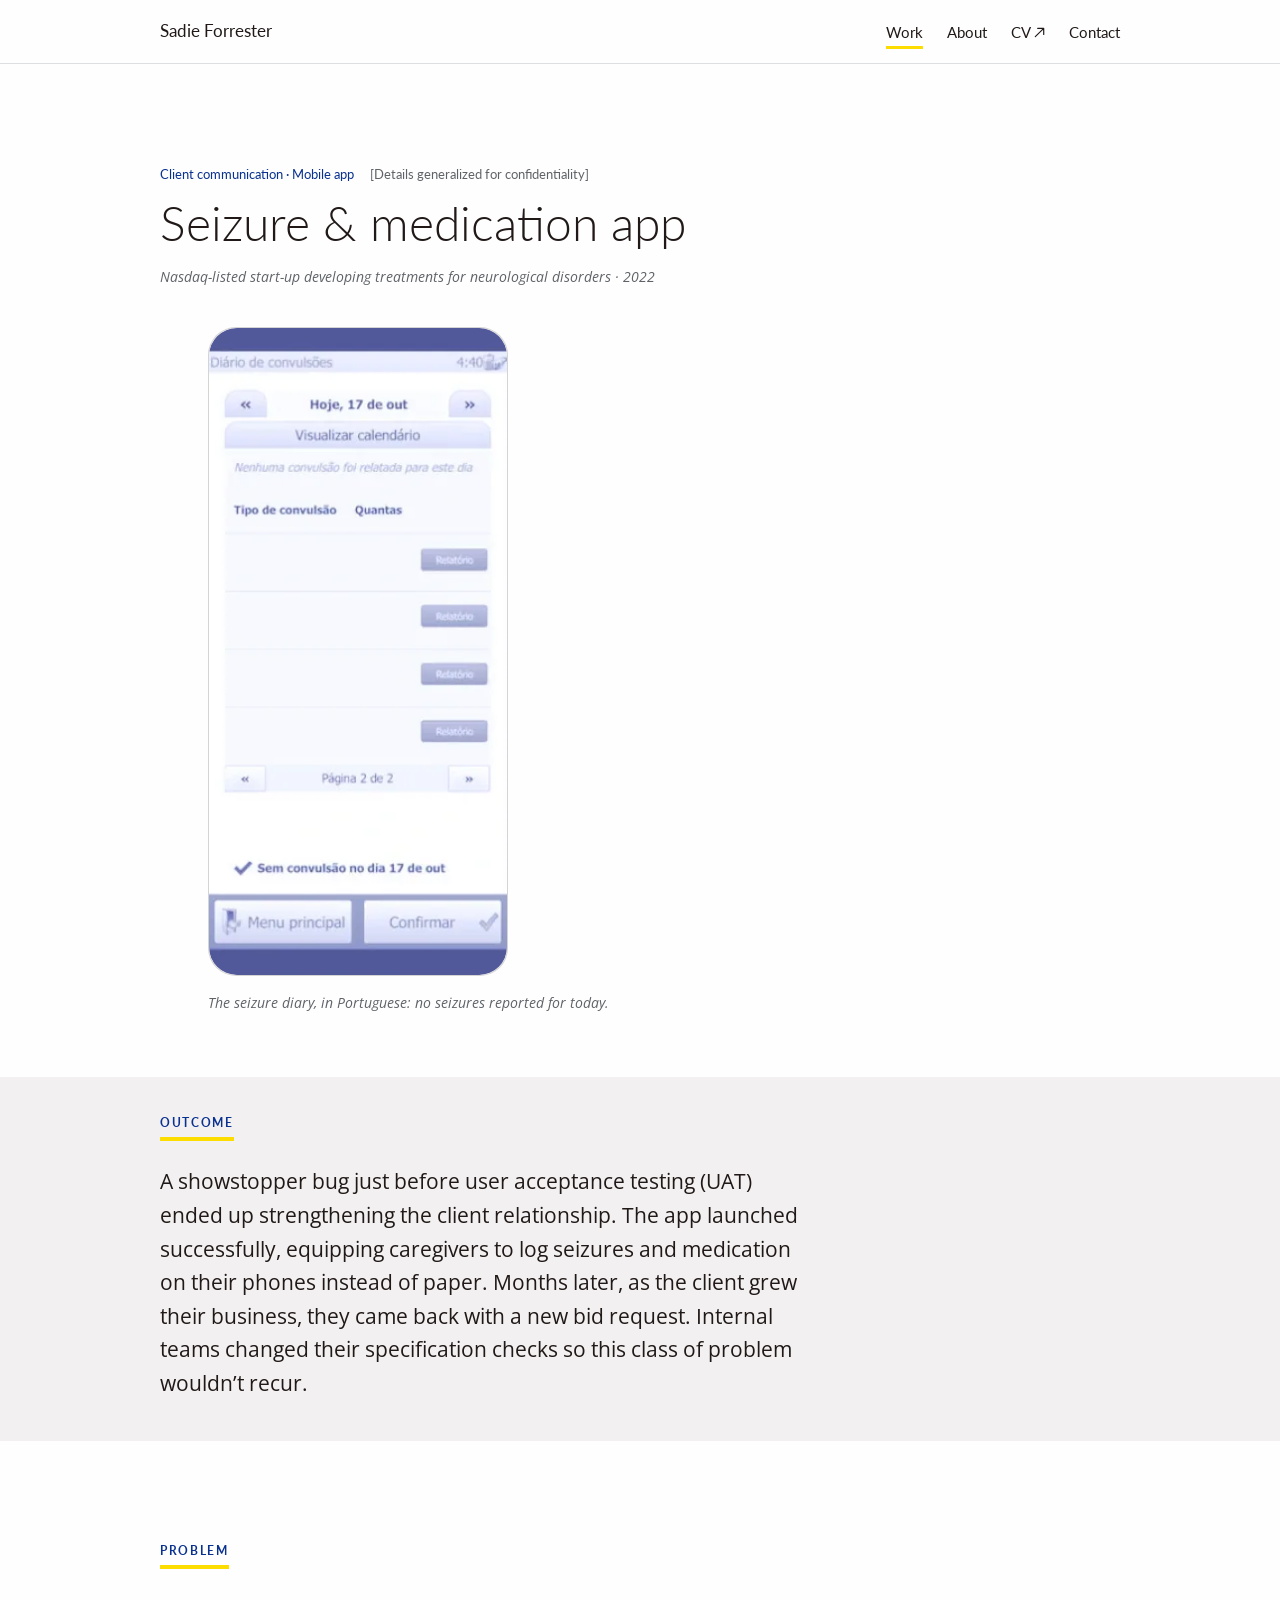
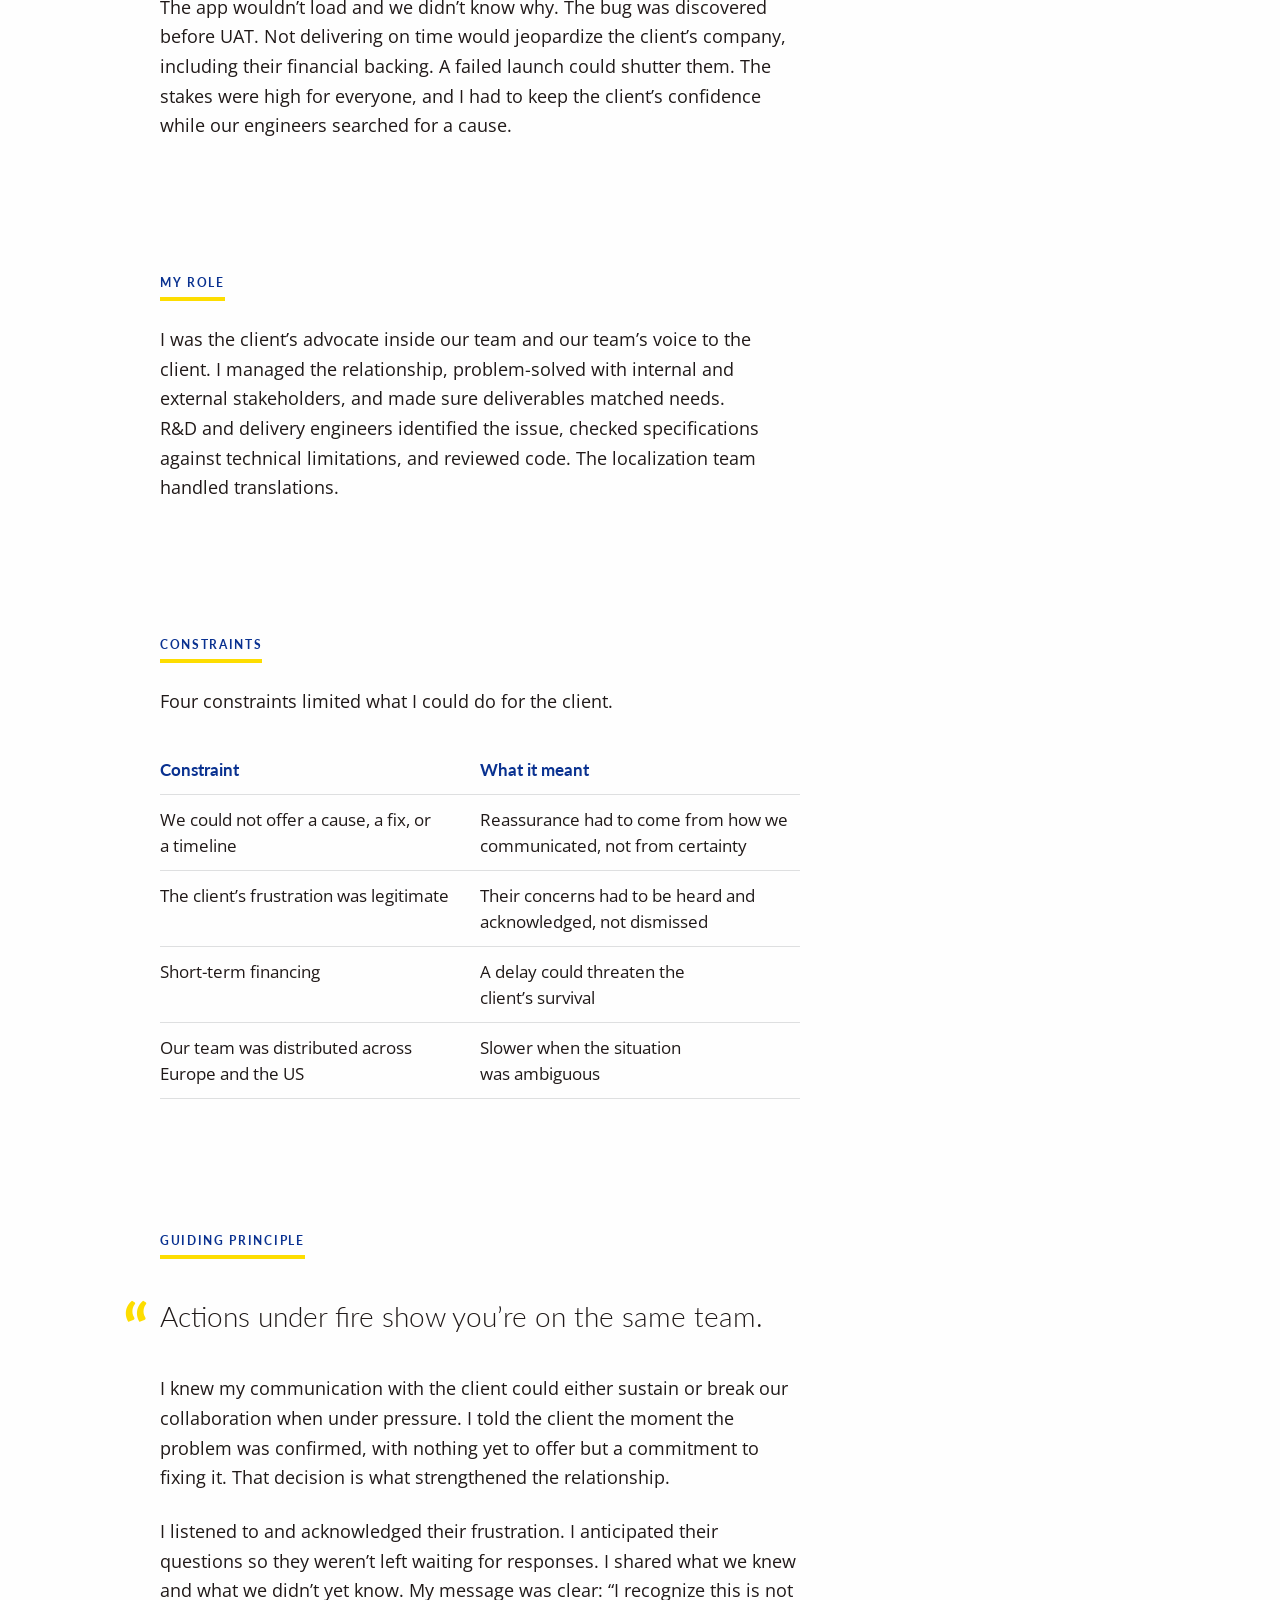
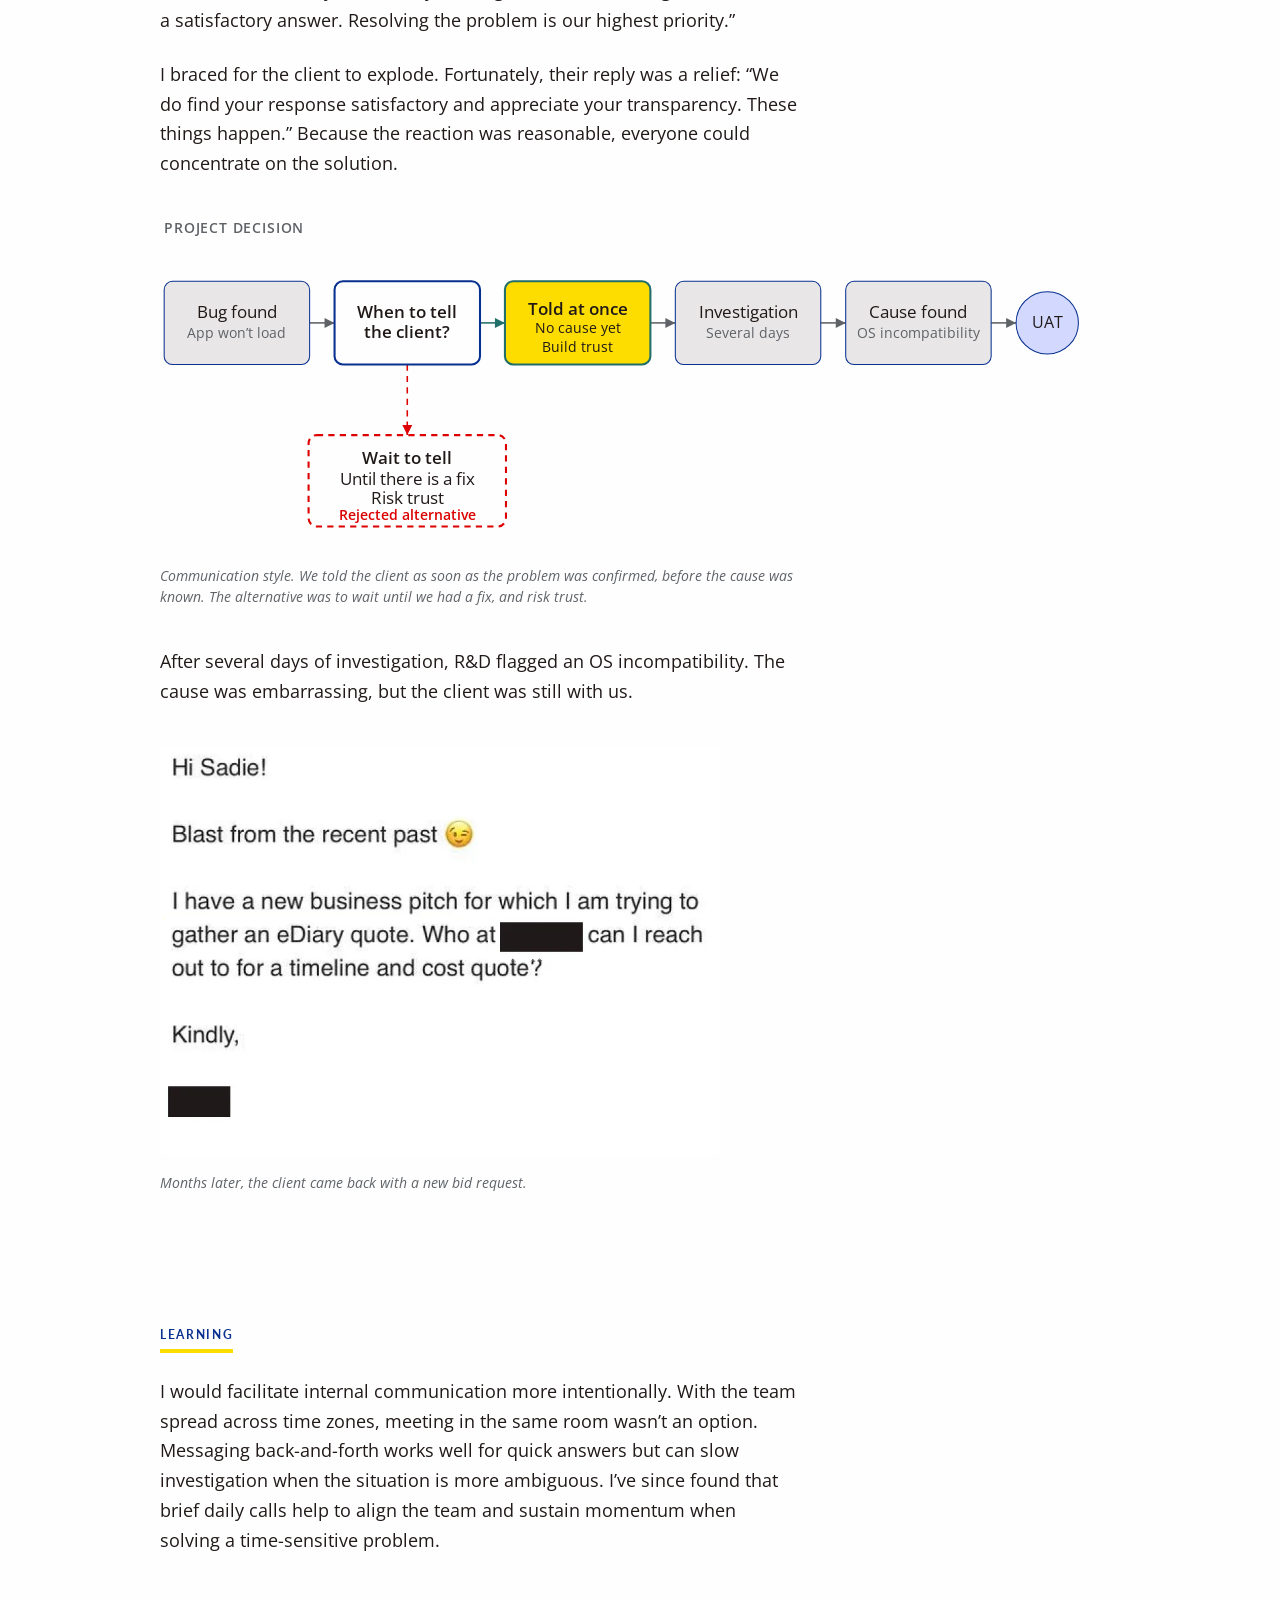
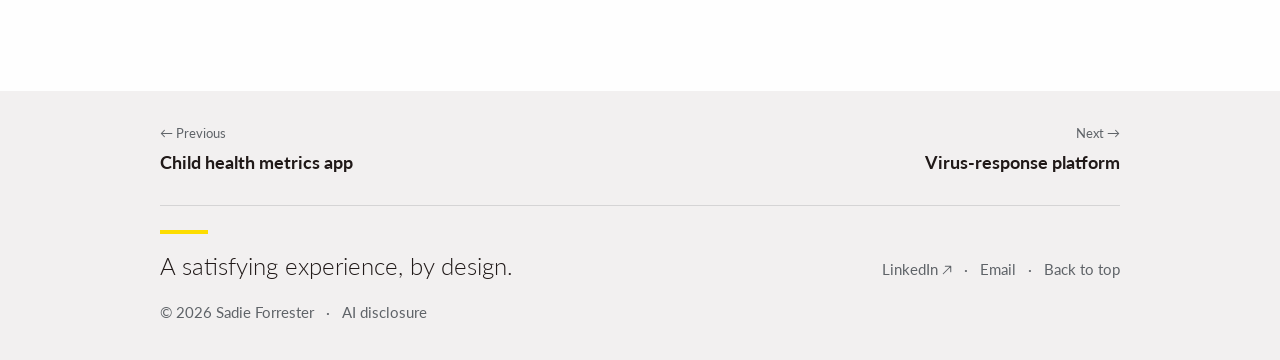
<file: seizure-medication-app.html>
<!DOCTYPE html>
<html lang="en">
<head>
<meta charset="utf-8">
<meta name="viewport" content="width=device-width, initial-scale=1">
<link rel="icon" href="assets/favicon.svg" type="image/svg+xml">
<link rel="icon" href="assets/favicon-32.png" sizes="32x32" type="image/png">
<link rel="apple-touch-icon" href="assets/apple-touch-icon.png">
<title>Seizure &amp; medication app — Sadie Forrester</title>
<meta name="description" content="Seizure and medication app case study: how telling the client about a showstopper bug before we had answers strengthened the relationship.">
<link rel="canonical" href="https://sadieforrester.com/seizure-medication-app.html">
<meta property="og:type" content="website">
<meta property="og:site_name" content="Sadie Forrester">
<meta property="og:url" content="https://sadieforrester.com/seizure-medication-app.html">
<meta property="og:title" content="Seizure &amp; medication app — Sadie Forrester">
<meta property="og:description" content="Seizure and medication app case study: how telling the client about a showstopper bug before we had answers strengthened the relationship.">
<meta property="og:image" content="https://sadieforrester.com/assets/og-card.png">
<meta property="og:image:width" content="1200">
<meta property="og:image:height" content="627">
<meta property="og:image:alt" content="To design a satisfying experience, first check what wrong would look like. Sadie Forrester, product design, sadieforrester.com">
<meta name="twitter:card" content="summary_large_image">
<meta name="twitter:title" content="Seizure &amp; medication app — Sadie Forrester">
<meta name="twitter:description" content="Seizure and medication app case study: how telling the client about a showstopper bug before we had answers strengthened the relationship.">
<meta name="twitter:image" content="https://sadieforrester.com/assets/og-card.png">
<link rel="preconnect" href="https://fonts.googleapis.com">
<link rel="preconnect" href="https://fonts.gstatic.com" crossorigin>
<link href="https://fonts.googleapis.com/css2?family=Lato:wght@300;400;700&family=Open+Sans:ital,wght@0,400;0,600;1,400&display=swap&subset=latin" rel="stylesheet">
<link rel="stylesheet" href="styles.css">
</head>
<body>
<a class="skip" href="#main">Skip to content</a>
<header class="site-header">
<div class="wrap">
<a class="brand" href="index.html">Sadie Forrester</a>
<nav class="nav" aria-label="Main">
<ul>
<li><a href="index.html#work" aria-current="true">Work</a></li>
<li><a href="about.html">About</a></li>
<li><a href="cv.pdf" target="_blank" rel="noopener">CV<span class="pdf" aria-hidden="true"> ↗︎</span><span class="sr"> (opens in a new tab)</span></a></li>
<li><a href="about.html#contact">Contact</a></li>
</ul>
</nav>
</div>
</header>
<main id="main">
<article>
<div class="case-header wrap">
<div class="tagrow"><p class="tag">Client communication · Mobile app</p><span class="badge">Details generalized for confidentiality</span></div>
<h1>Seizure &amp; medication app</h1>
<p class="meta">Nasdaq-listed start-up developing treatments for neurological disorders · 2022</p>
</div>
<figure class="figure media lead wrap">
<div class="frame legacy r-300-654"><img src="assets/seizure-app/app-screen.webp" width="300" height="652" alt="Seizure diary screen in Portuguese for October 17, with a link to the calendar, columns for seizure type and count, report buttons, and a confirmation that no seizure occurred that day."></div>
<figcaption class="meta">The seizure diary, in Portuguese: no seizures reported for today.</figcaption>
</figure>
<section class="outcome" aria-labelledby="outcome-label">
<div class="wrap">
<h2 class="label" id="outcome-label">Outcome</h2>
<p class="body-lg text">A showstopper bug just before user acceptance testing (UAT) ended up strengthening the client relationship. The app launched successfully, equipping caregivers to log seizures and medication on their phones instead of paper. Months later, as the client grew their business, they came back with a new bid request. Internal teams changed their specification checks so this class of problem wouldn’t recur.</p>
</div>
</section>
<section class="section wrap" aria-labelledby="problem">
<h2 class="label" id="problem">Problem</h2>
<p class="text">The app wouldn’t load and we didn’t know why. The bug was discovered before UAT. Not delivering on time would jeopardize the client’s company, including their financial backing. A failed launch could shutter them. The stakes were high for everyone, and I had to keep the client’s confidence while our engineers searched for a cause.</p>
</section>
<section class="section wrap" aria-labelledby="role">
<h2 class="label" id="role">My role</h2>
<p class="text">I was the client’s advocate inside our team and our team’s voice to the client. I managed the relationship, problem-solved with internal and external stakeholders, and made sure deliverables matched needs. R&amp;D and delivery engineers identified the issue, checked specifications against technical limitations, and reviewed code. The localization team handled translations.</p>
</section>
<section class="section wrap" aria-labelledby="constraints">
<h2 class="label" id="constraints">Constraints</h2>
<p class="text">Four constraints limited what I could do for the client.</p>
<table class="ctable two text">
<caption class="sr">Four constraints and what each one meant</caption>
<thead><tr><th scope="col">Constraint</th><th scope="col">What it meant</th></tr></thead>
<tbody>
<tr><td data-th="Constraint">We could not offer a cause, a fix, or a timeline</td><td data-th="What it meant">Reassurance had to come from how we communicated, not from certainty</td></tr>
<tr><td data-th="Constraint">The client’s frustration was legitimate</td><td data-th="What it meant">Their concerns had to be heard and acknowledged, not dismissed</td></tr>
<tr><td data-th="Constraint">Short-term financing</td><td data-th="What it meant">A delay could threaten the client’s survival</td></tr>
<tr><td data-th="Constraint">Our team was distributed across Europe and the US</td><td data-th="What it meant">Slower when the situation was ambiguous</td></tr>
</tbody>
</table>
</section>
<section class="section wrap" aria-labelledby="decision">
<h2 class="label" id="decision">Guiding principle</h2>
<blockquote class="quote"><p>Actions under fire show you’re on the same team.</p></blockquote>
<p class="text">I knew my communication with the client could either sustain or break our collaboration when under pressure. I told the client the moment the problem was confirmed, with nothing yet to offer but a commitment to fixing it. That decision is what strengthened the relationship.</p>
<p class="text">I listened to and acknowledged their frustration. I anticipated their questions so they weren’t left waiting for responses. I shared what we knew and what we didn’t yet know. My message was clear: “I recognize this is not a satisfactory answer. Resolving the problem is our highest priority.”</p>
<p class="text">I braced for the client to explode. Fortunately, their reply was a relief: “We do find your response satisfactory and appreciate your transparency. These things happen.” Because the reaction was reasonable, everyone could concentrate on the solution.</p>
<figure class="figure media">
<svg class="dg dg-desktop" viewBox="36 -28 924 318" role="img" aria-labelledby="dg-title dg-desc" font-family="'Open Sans',system-ui,sans-serif" font-size="16">
<title id="dg-title">Timeline of the incident</title>
<desc id="dg-desc">The bug is found and the app won’t load. Then comes the decision of when to tell the client. The chosen path: the client is told at once, before the cause is known, then several days of investigation, then the cause is found, an OS incompatibility, then user acceptance testing. Branching off the same decision is the rejected alternative: waiting to tell the client until there is a fix, risking trust.</desc>
<defs>
<marker id="ar-grey" viewBox="0 0 10 10" refX="9" refY="5" markerWidth="8" markerHeight="8" orient="auto-start-reverse"><path d="M1 1 9 5 1 9z" fill="#5F6368"/></marker>
<marker id="ar-green" viewBox="0 0 10 10" refX="9" refY="5" markerWidth="8" markerHeight="8" orient="auto-start-reverse"><path d="M1 1 9 5 1 9z" fill="#216F69"/></marker>
<marker id="ar-red" viewBox="0 0 10 10" refX="9" refY="5" markerWidth="8" markerHeight="8" orient="auto-start-reverse"><path d="M1 1 9 5 1 9z" fill="#DC0000"/></marker>
</defs><text class="kicker" x="40" y="-15" fill="#5F6368" font-weight="600" font-size="13" letter-spacing=".06em">PROJECT DECISION</text>
<path d="M180 72H204" fill="none" stroke="#5F6368" stroke-width="1.5" marker-end="url(#ar-grey)"/>
<g fill="none" stroke="#216F69" stroke-width="1.5">
<path d="M344 72H368" marker-end="url(#ar-green)"/>
</g>
<g fill="none" stroke="#5F6368" stroke-width="1.5">
<path d="M508 72H532" marker-end="url(#ar-grey)"/>
<path d="M672 72H696" marker-end="url(#ar-grey)"/>
<path d="M836 72H860" marker-end="url(#ar-grey)"/>
</g>
<path d="M274 112V180" fill="none" stroke="#DC0000" stroke-width="1.5" stroke-dasharray="6 5" marker-end="url(#ar-red)"/>
<g fill="#E8E6E6" stroke="#093190" stroke-width="1">
<rect x="40" y="32" width="140" height="80" rx="8"/>
<rect x="204" y="32" width="140" height="80" rx="8" fill="#FEFEFE" stroke="#093190" stroke-width="2"/>
</g>
<rect x="368" y="32" width="140" height="80" rx="8" fill="#FDDD00" stroke="#216F69" stroke-width="2"/>
<g fill="#E8E6E6" stroke="#093190" stroke-width="1">
<rect x="532" y="32" width="140" height="80" rx="8"/>
<rect x="696" y="32" width="140" height="80" rx="8"/>
<circle cx="890" cy="72" r="30" fill="#D3D8FE"/>
</g>
<rect x="179" y="180" width="190" height="88" rx="8" fill="#FEFEFE" stroke="#DC0000" stroke-width="2" stroke-dasharray="6 5"/>
<g fill="#201918" text-anchor="middle">
<text x="110" y="67">Bug found</text>
<text x="110" y="87" fill="#5F6368" font-size="13">App won’t load</text>
<text x="274" y="67" font-weight="600">When to tell</text>
<text x="274" y="87" font-weight="600">the client?</text>
<text x="438" y="64" font-weight="600">Told at once</text>
<text x="438" y="82" fill="#201918" font-size="13">No cause yet</text>
<text x="438" y="100" fill="#201918" font-size="13">Build trust</text>
<text x="602" y="67">Investigation</text>
<text x="602" y="87" fill="#5F6368" font-size="13">Several days</text>
<text x="766" y="67">Cause found</text>
<text x="766" y="87" fill="#5F6368" font-size="13">OS incompatibility</text>
<text x="890" y="77" font-size="15">UAT</text>
<text x="274" y="208" font-weight="600">Wait to tell</text>
<text x="274" y="228">Until there is a fix</text>
<text x="274" y="246">Risk trust</text>
<text x="274" y="262" fill="#DC0000" font-weight="600" font-size="13">Rejected alternative</text>
</g>
</svg>
<svg class="dg dg-mobile" viewBox="0 -28 370 500" role="img" aria-labelledby="dgm-title dgm-desc" font-family="'Open Sans',system-ui,sans-serif" font-size="14">
<title id="dgm-title">Timeline of the incident</title>
<desc id="dgm-desc">The bug is found and the app won’t load. Then comes the decision of when to tell the client. The chosen path: the client is told at once, before the cause is known, then several days of investigation, then the cause is found, an OS incompatibility, then user acceptance testing. Branching off the same decision is the rejected alternative: waiting to tell the client until there is a fix, risking trust.</desc>
<defs>
<marker id="arm-grey" viewBox="0 0 10 10" refX="9" refY="5" markerWidth="8" markerHeight="8" orient="auto-start-reverse"><path d="M1 1 9 5 1 9z" fill="#5F6368"/></marker>
<marker id="arm-green" viewBox="0 0 10 10" refX="9" refY="5" markerWidth="8" markerHeight="8" orient="auto-start-reverse"><path d="M1 1 9 5 1 9z" fill="#216F69"/></marker>
<marker id="arm-red" viewBox="0 0 10 10" refX="9" refY="5" markerWidth="8" markerHeight="8" orient="auto-start-reverse"><path d="M1 1 9 5 1 9z" fill="#DC0000"/></marker>
</defs><text class="kicker" x="20" y="-15" fill="#5F6368" font-weight="600" font-size="12" letter-spacing=".06em">PROJECT DECISION</text>
<path d="M125 72V92" fill="none" stroke="#5F6368" stroke-width="1.5" marker-end="url(#arm-grey)"/>
<g fill="none" stroke="#216F69" stroke-width="1.5">
<path d="M125 148V168" marker-end="url(#arm-green)"/>
</g>
<g fill="none" stroke="#5F6368" stroke-width="1.5">
<path d="M125 240V260" marker-end="url(#arm-grey)"/>
<path d="M125 316V336" marker-end="url(#arm-grey)"/>
<path d="M125 392V412" marker-end="url(#arm-grey)"/>
</g>
<path d="M230 120H240" fill="none" stroke="#DC0000" stroke-width="1.5" stroke-dasharray="5 4" marker-end="url(#arm-red)"/>
<g fill="#E8E6E6" stroke="#093190" stroke-width="1">
<rect x="20" y="16" width="210" height="56" rx="8"/>
<rect x="20" y="92" width="210" height="56" rx="8" fill="#FEFEFE" stroke="#093190" stroke-width="2"/>
</g>
<rect x="20" y="168" width="210" height="72" rx="8" fill="#FDDD00" stroke="#216F69" stroke-width="2"/>
<g fill="#E8E6E6" stroke="#093190" stroke-width="1">
<rect x="20" y="260" width="210" height="56" rx="8"/>
<rect x="20" y="336" width="210" height="56" rx="8"/>
<circle cx="125" cy="438" r="26" fill="#D3D8FE"/>
</g>
<rect x="240" y="76" width="120" height="88" rx="8" fill="#FEFEFE" stroke="#DC0000" stroke-width="2" stroke-dasharray="5 4"/>
<g fill="#201918" text-anchor="middle">
<text x="125" y="40">Bug found</text>
<text x="125" y="60" fill="#5F6368" font-size="13">App won’t load</text>
<text x="125" y="125" font-weight="600">When to tell the client?</text>
<text x="125" y="190" font-weight="600">Told at once</text>
<text x="125" y="208" fill="#201918" font-size="13">No cause yet</text>
<text x="125" y="226" fill="#201918" font-size="13">Build trust</text>
<text x="125" y="284">Investigation</text>
<text x="125" y="304" fill="#201918" font-size="13">Several days</text>
<text x="125" y="360">Cause found</text>
<text x="125" y="380" fill="#201918" font-size="13">OS incompatibility</text>
<text x="125" y="443" font-size="13">UAT</text>
<text x="300" y="102" font-weight="600">Wait to tell</text>
<text x="300" y="120" font-size="13">Until there’s a fix</text>
<text x="300" y="137" font-size="13">Risk trust</text>
<text x="300" y="155" fill="#DC0000" font-weight="600" font-size="12">Rejected alternative</text>
</g>
</svg>
<figcaption class="meta">Communication style. We told the client as soon as the problem was confirmed, before the cause was known. The alternative was to wait until we had a fix, and risk trust.</figcaption>
</figure>
<p class="text">After several days of investigation, R&amp;D flagged an OS incompatibility. The cause was embarrassing, but the client was still with us.</p>
<div class="docs single email media">
<figure>
<a class="zoom" href="assets/seizure-app/email-clean.webp"><img loading="lazy" decoding="async" src="assets/seizure-app/email-clean.webp" width="820" height="600" alt="Email to Sadie from the client: “Hi Sadie! Blast from the recent past. I have a new business pitch for which I am trying to gather an eDiary quote. Who at [company] can I reach out to for a timeline and cost quote?” The sender’s name is hidden."><span class="sr">(view full size)</span></a>
<figcaption class="meta">Months later, the client came back with a new bid request.</figcaption>
</figure>
</div>
</section>
<section class="section wrap" aria-labelledby="differently">
<h2 class="label" id="differently">Learning</h2>
<p class="text">I would facilitate internal communication more intentionally. With the team spread across time zones, meeting in the same room wasn’t an option. Messaging back-and-forth works well for quick answers but can slow investigation when the situation is more ambiguous. I’ve since found that brief daily calls help to align the team and sustain momentum when solving a time-sensitive problem.</p>
</section>
</article>
</main>
<div class="end-zone">
<nav class="pager wrap" aria-label="Case studies">
<a class="prev" href="child-health-metrics.html"><span class="kicker">Previous</span><span class="title">Child health metrics app</span></a>
<a class="next" href="virus-response-platform.html"><span class="kicker">Next</span><span class="title">Virus-response platform</span></a>
</nav>
<footer class="site-footer">
<div class="wrap">
<div class="row">
<p class="sign">A satisfying experience, by design.</p>
<ul aria-label="Contact">
<li><a href="https://www.linkedin.com/in/sadieforrester" target="_blank" rel="noopener">LinkedIn<span class="pdf" aria-hidden="true"> ↗︎</span><span class="sr"> (opens in a new tab)</span></a></li>
<li><a href="mailto:sadief@gmail.com">Email</a></li>
<li><a href="#main">Back to top</a></li>
</ul>
</div>
<ul>
<li>© 2026 Sadie Forrester</li>
<li><a href="ai-note.html">AI disclosure</a></li>
</ul>
</div>
</footer>
</div>
<script src="nav.js" defer></script>
</body>
</html>
</file>
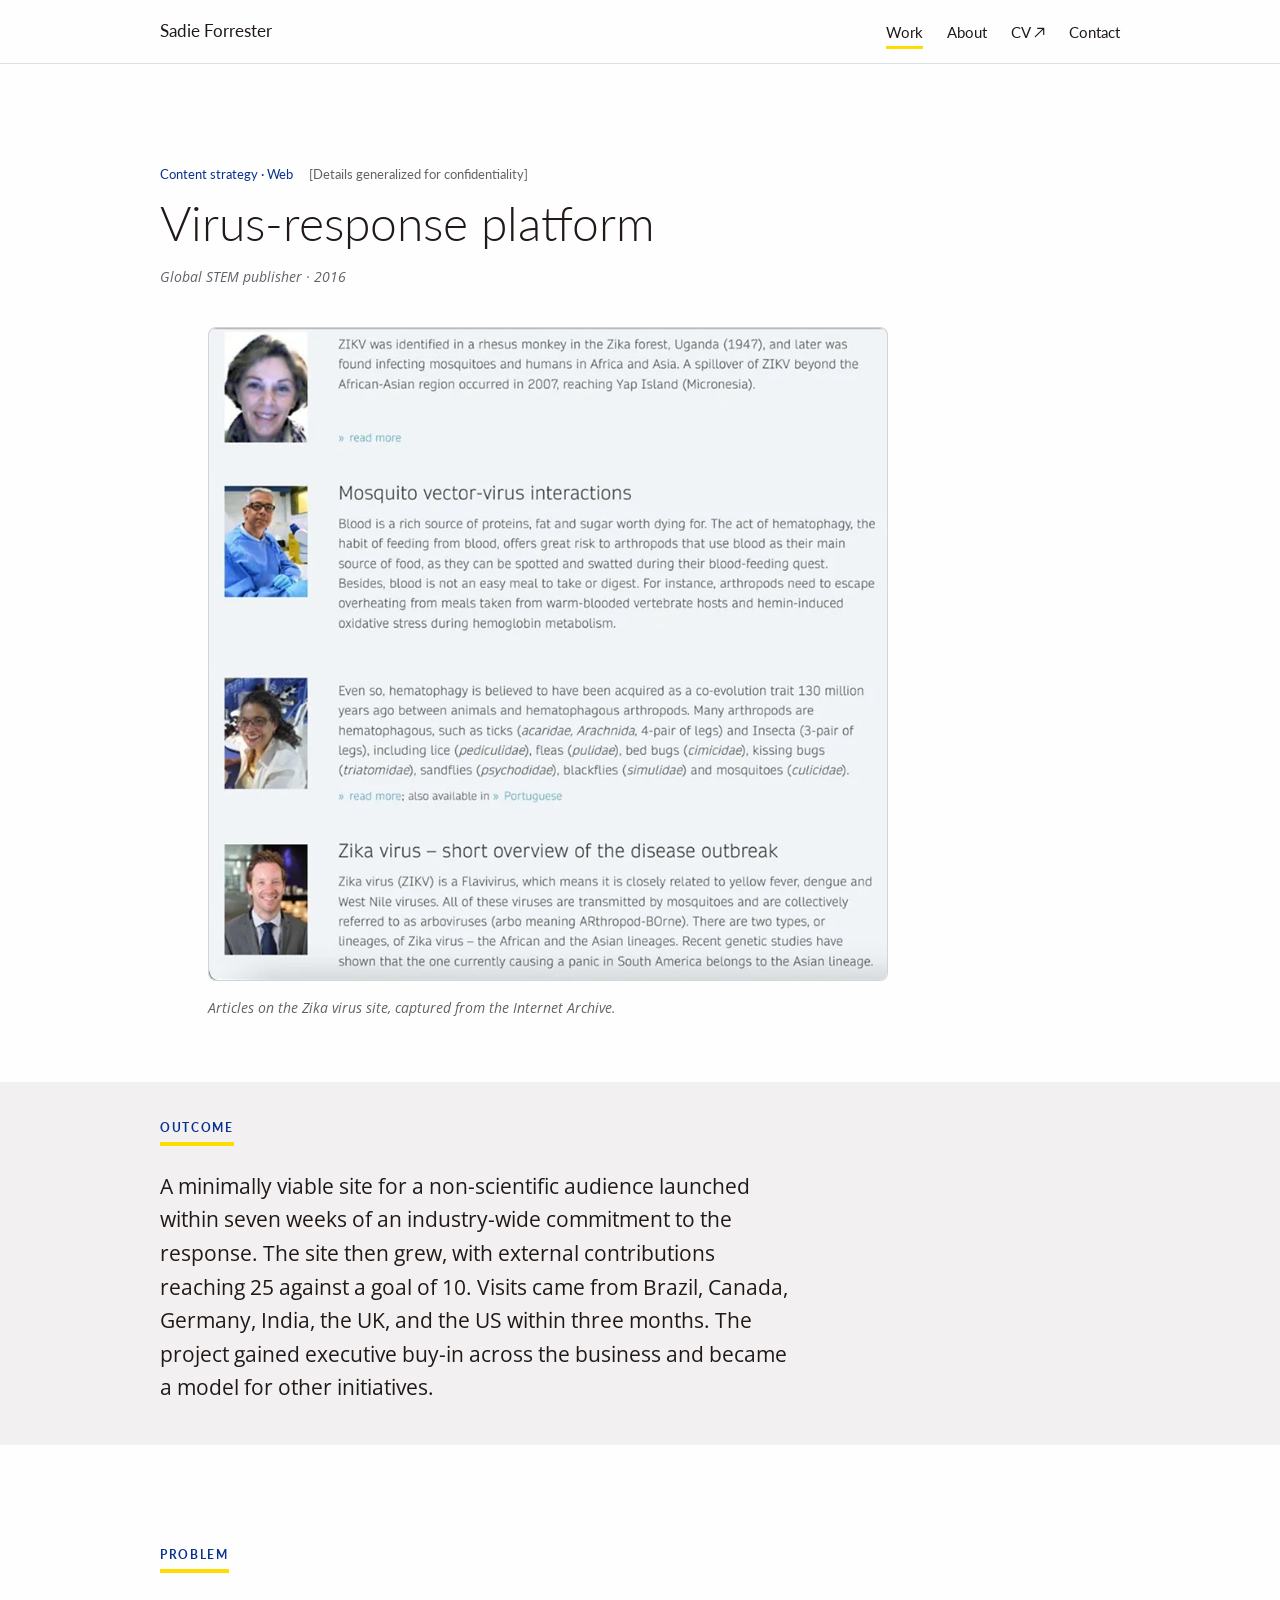
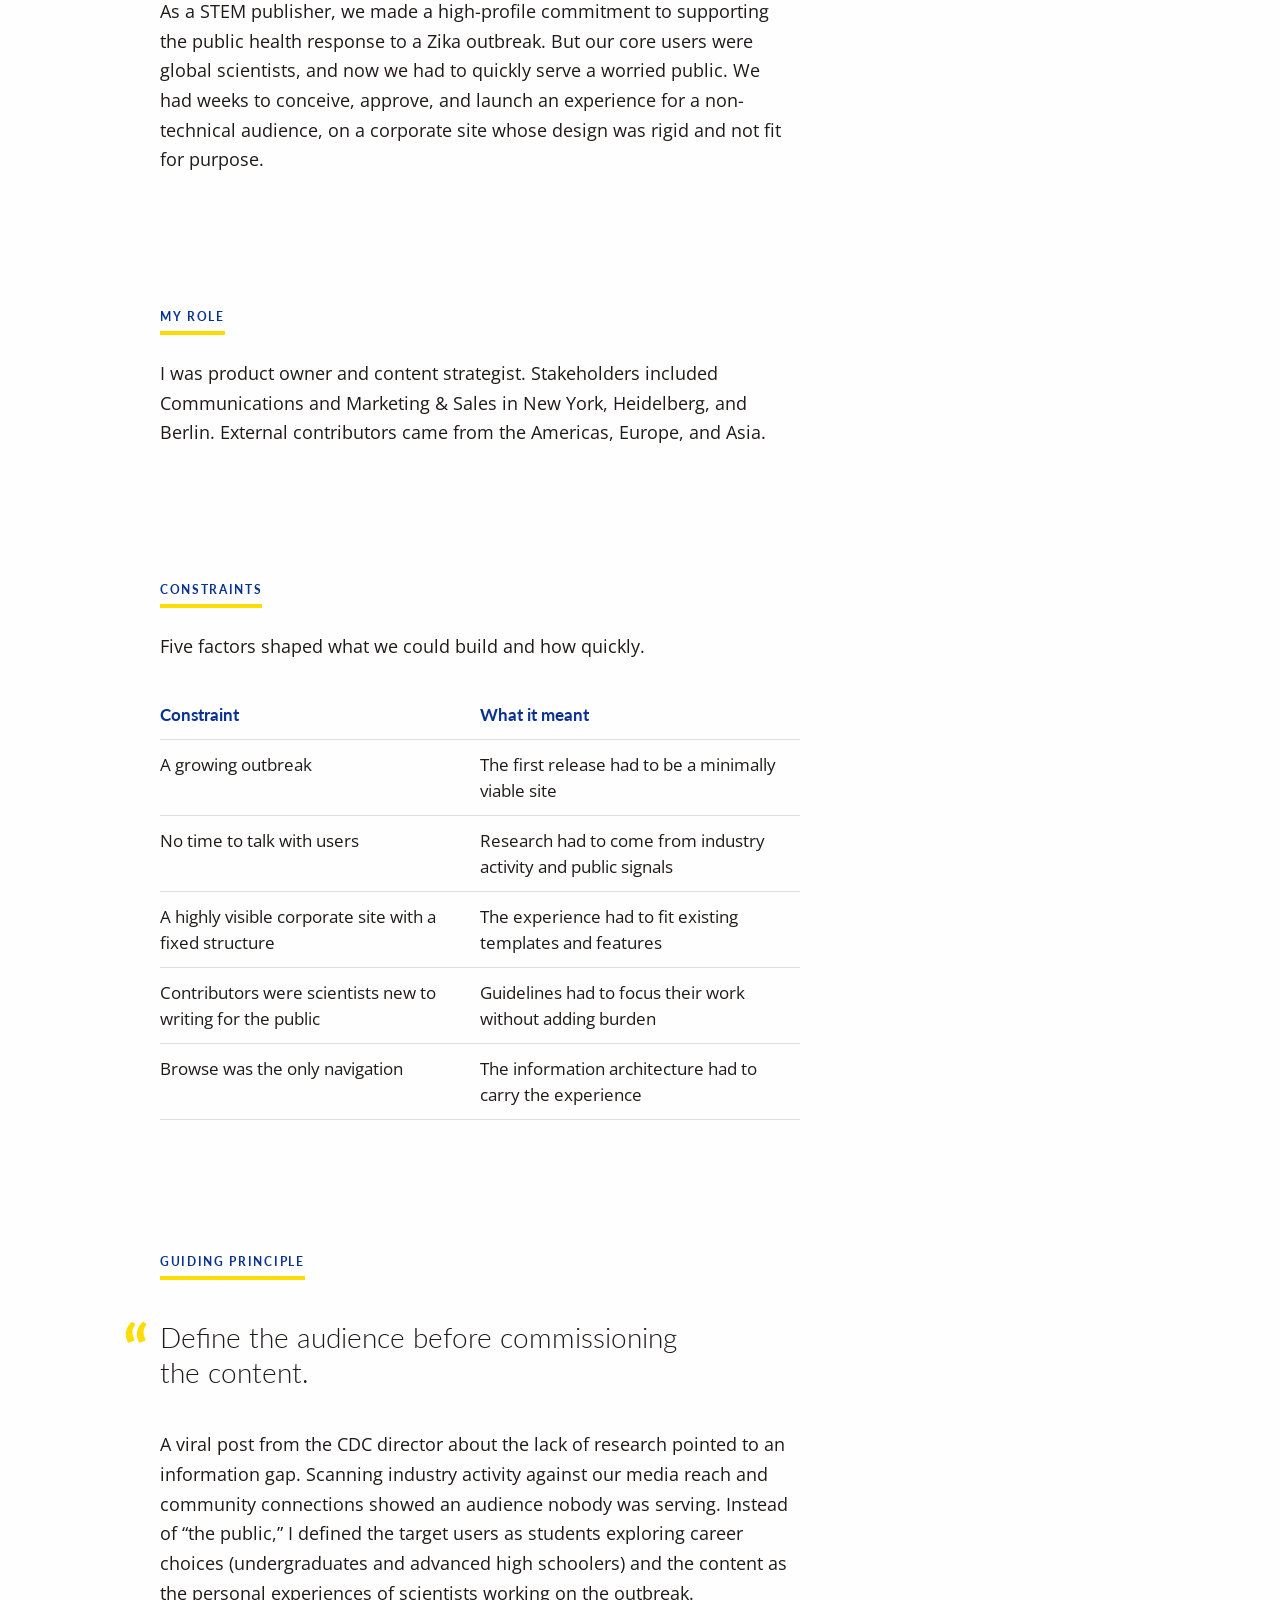
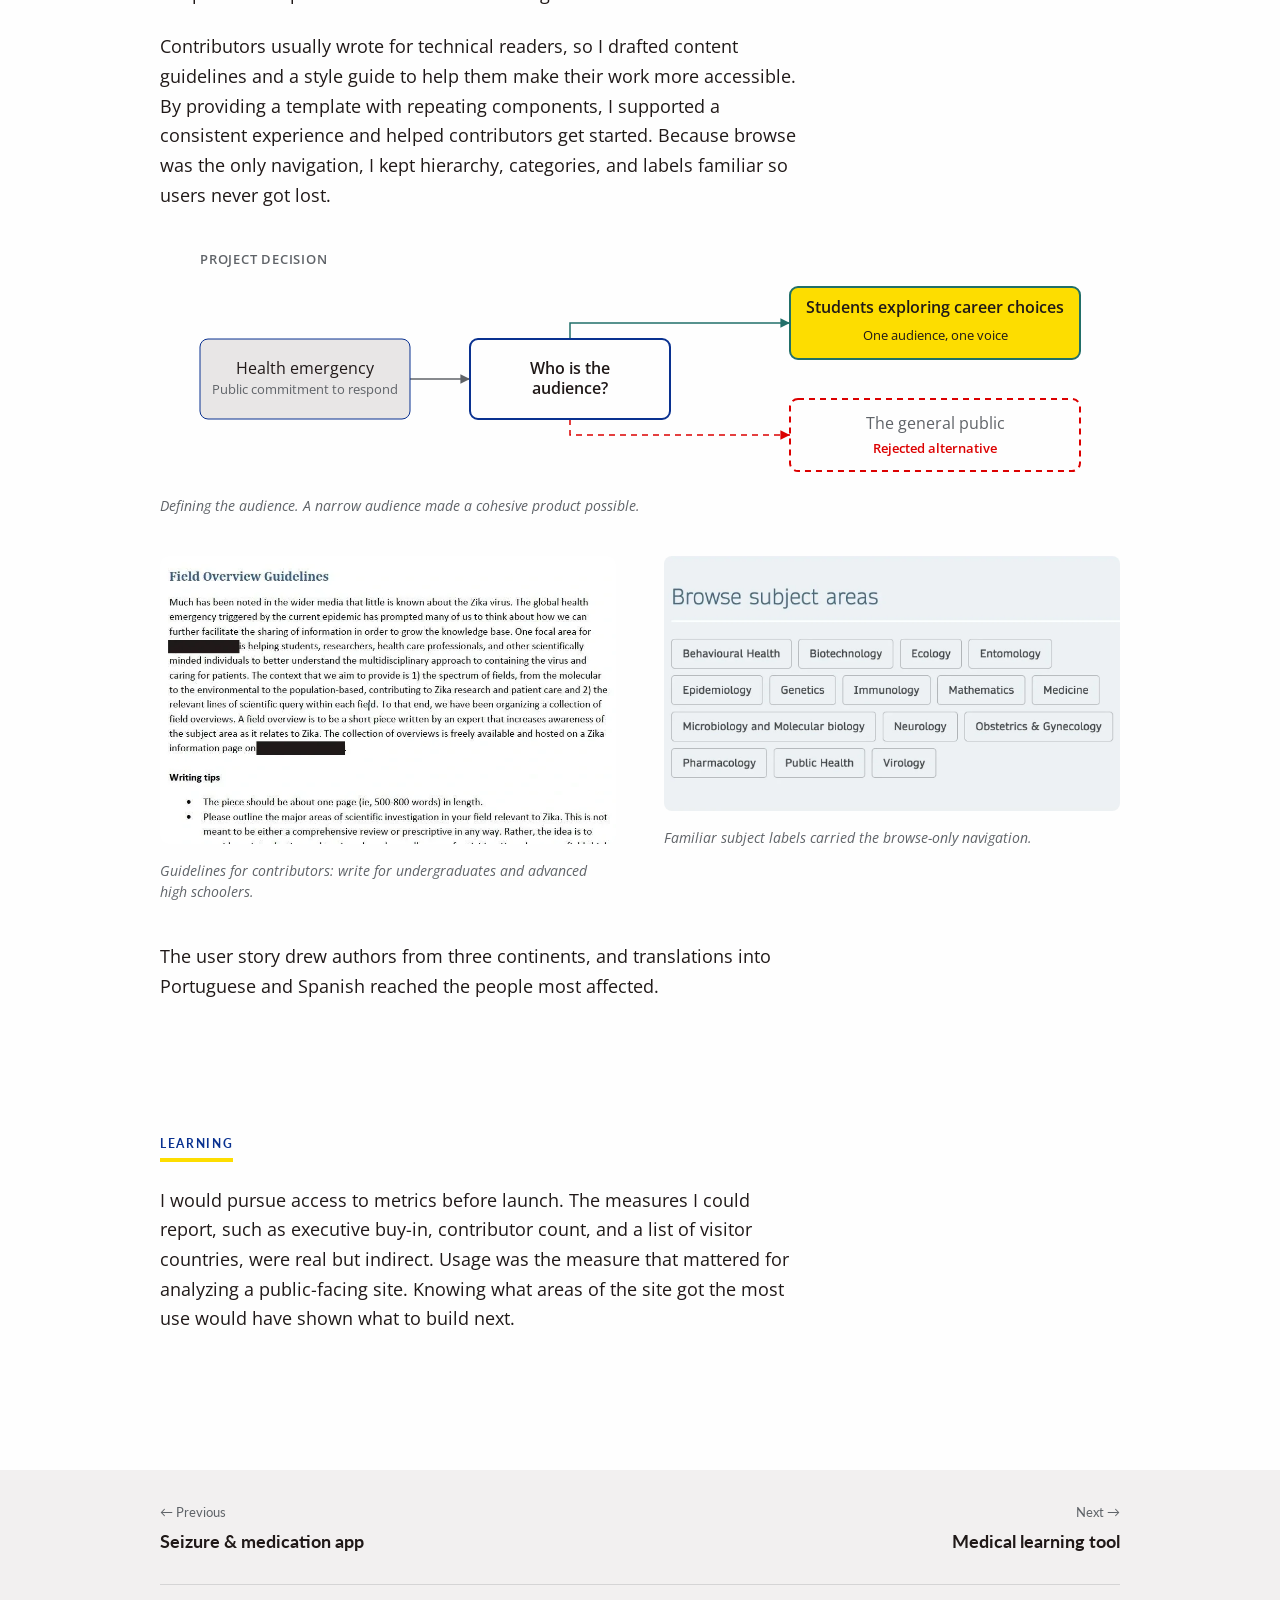
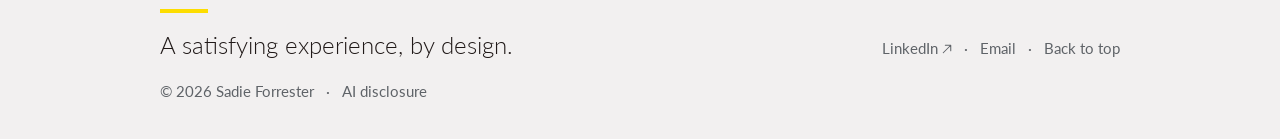
<file: virus-response-platform.html>
<!DOCTYPE html>
<html lang="en">
<head>
<meta charset="utf-8">
<meta name="viewport" content="width=device-width, initial-scale=1">
<link rel="icon" href="assets/favicon.svg" type="image/svg+xml">
<link rel="icon" href="assets/favicon-32.png" sizes="32x32" type="image/png">
<link rel="apple-touch-icon" href="assets/apple-touch-icon.png">
<title>Virus-response platform — Sadie Forrester</title>
<meta name="description" content="Virus-response platform case study: defining a narrow audience let a global publisher launch a public-facing site in seven weeks.">
<link rel="canonical" href="https://sadieforrester.com/virus-response-platform.html">
<meta property="og:type" content="website">
<meta property="og:site_name" content="Sadie Forrester">
<meta property="og:url" content="https://sadieforrester.com/virus-response-platform.html">
<meta property="og:title" content="Virus-response platform — Sadie Forrester">
<meta property="og:description" content="Virus-response platform case study: defining a narrow audience let a global publisher launch a public-facing site in seven weeks.">
<meta property="og:image" content="https://sadieforrester.com/assets/og-card.png">
<meta property="og:image:width" content="1200">
<meta property="og:image:height" content="627">
<meta property="og:image:alt" content="To design a satisfying experience, first check what wrong would look like. Sadie Forrester, product design, sadieforrester.com">
<meta name="twitter:card" content="summary_large_image">
<meta name="twitter:title" content="Virus-response platform — Sadie Forrester">
<meta name="twitter:description" content="Virus-response platform case study: defining a narrow audience let a global publisher launch a public-facing site in seven weeks.">
<meta name="twitter:image" content="https://sadieforrester.com/assets/og-card.png">
<link rel="preconnect" href="https://fonts.googleapis.com">
<link rel="preconnect" href="https://fonts.gstatic.com" crossorigin>
<link href="https://fonts.googleapis.com/css2?family=Lato:wght@300;400;700&family=Open+Sans:ital,wght@0,400;0,600;1,400&display=swap&subset=latin" rel="stylesheet">
<link rel="stylesheet" href="styles.css">
</head>
<body>
<a class="skip" href="#main">Skip to content</a>
<header class="site-header">
<div class="wrap">
<a class="brand" href="index.html">Sadie Forrester</a>
<nav class="nav" aria-label="Main">
<ul>
<li><a href="index.html#work" aria-current="true">Work</a></li>
<li><a href="about.html">About</a></li>
<li><a href="cv.pdf" target="_blank" rel="noopener">CV<span class="pdf" aria-hidden="true"> ↗︎</span><span class="sr"> (opens in a new tab)</span></a></li>
<li><a href="about.html#contact">Contact</a></li>
</ul>
</nav>
</div>
</header>
<main id="main">
<article>
<div class="case-header wrap">
<div class="tagrow"><p class="tag">Content strategy · Web</p><span class="badge">Details generalized for confidentiality</span></div>
<h1>Virus-response platform</h1>
<p class="meta">Global STEM publisher · 2016</p>
</div>
<figure class="figure media lead wrap">
<div class="frame legacy r-832-800"><img src="assets/virus-response/hero.webp" width="832" height="800" alt="Article list on the Zika virus site: scientist portraits beside plain-language summaries on virus origins, mosquito biology, and the outbreak, with read-more and Portuguese links"></div>
<figcaption class="meta">Articles on the Zika virus site, captured from the Internet Archive.</figcaption>
</figure>
<section class="outcome" aria-labelledby="outcome-label">
<div class="wrap">
<h2 class="label" id="outcome-label">Outcome</h2>
<p class="body-lg text">A minimally viable site for a non-scientific audience launched within seven weeks of an industry-wide commitment to the response. The site then grew, with external contributions reaching 25 against a goal of 10. Visits came from Brazil, Canada, Germany, India, the UK, and the US within three months. The project gained executive buy-in across the business and became a model for other initiatives.</p>
</div>
</section>
<section class="section wrap" aria-labelledby="problem">
<h2 class="label" id="problem">Problem</h2>
<p class="text">As a STEM publisher, we made a high-profile commitment to supporting the public health response to a Zika outbreak. But our core users were global scientists, and now we had to quickly serve a worried public. We had weeks to conceive, approve, and launch an experience for a non-technical audience, on a corporate site whose design was rigid and not fit for purpose.</p>
</section>
<section class="section wrap" aria-labelledby="role">
<h2 class="label" id="role">My role</h2>
<p class="text">I was product owner and content strategist. Stakeholders included Communications and Marketing &amp; Sales in New York, Heidelberg, and Berlin. External contributors came from the Americas, Europe, and Asia.</p>
</section>
<section class="section wrap" aria-labelledby="constraints">
<h2 class="label" id="constraints">Constraints</h2>
<p class="text">Five factors shaped what we could build and how quickly.</p>
<table class="ctable two text">
<caption class="sr">Five constraints and what each one meant</caption>
<thead><tr><th scope="col">Constraint</th><th scope="col">What it meant</th></tr></thead>
<tbody>
<tr><td data-th="Constraint">A growing outbreak</td><td data-th="What it meant">The first release had to be a minimally viable site</td></tr>
<tr><td data-th="Constraint">No time to talk with users</td><td data-th="What it meant">Research had to come from industry activity and public signals</td></tr>
<tr><td data-th="Constraint">A highly visible corporate site with a fixed structure</td><td data-th="What it meant">The experience had to fit existing templates and features</td></tr>
<tr><td data-th="Constraint">Contributors were scientists new to writing for the public</td><td data-th="What it meant">Guidelines had to focus their work without adding burden</td></tr>
<tr><td data-th="Constraint">Browse was the only navigation</td><td data-th="What it meant">The information architecture had to carry the experience</td></tr>
</tbody>
</table>
</section>
<section class="section wrap" aria-labelledby="decision">
<h2 class="label" id="decision">Guiding principle</h2>
<blockquote class="quote"><p>Define the audience before commissioning the content.</p></blockquote>
<p class="text">A viral post from the CDC director about the lack of research pointed to an information gap. Scanning industry activity against our media reach and community connections showed an audience nobody was serving. Instead of “the public,” I defined the target users as students exploring career choices (undergraduates and advanced high schoolers) and the content as the personal experiences of scientists working on the outbreak.</p>
<p class="text">Contributors usually wrote for technical readers, so I drafted content guidelines and a style guide to help them make their work more accessible. By providing a template with repeating components, I supported a consistent experience and helped contributors get started. Because browse was the only navigation, I kept hierarchy, categories, and labels familiar so users never got lost.</p>
<figure class="figure media">
<svg class="dg dg-desktop" viewBox="0 -28 960 228" role="img" aria-labelledby="dg-title dg-desc" font-family="'Open Sans',system-ui,sans-serif" font-size="16">
<title id="dg-title">Defining the audience</title>
<desc id="dg-desc">A public commitment to support the Zika response led to the decision: who is the audience? The chosen answer was students exploring career choices, with content drawn from scientists’ personal experiences. Branching off the same decision is the rejected answer: the general public, too broad to serve in seven weeks.</desc>
<defs>
<marker id="ar-grey" viewBox="0 0 10 10" refX="9" refY="5" markerWidth="8" markerHeight="8" orient="auto-start-reverse"><path d="M1 1 9 5 1 9z" fill="#5F6368"/></marker>
<marker id="ar-green" viewBox="0 0 10 10" refX="9" refY="5" markerWidth="8" markerHeight="8" orient="auto-start-reverse"><path d="M1 1 9 5 1 9z" fill="#216F69"/></marker>
<marker id="ar-red" viewBox="0 0 10 10" refX="9" refY="5" markerWidth="8" markerHeight="8" orient="auto-start-reverse"><path d="M1 1 9 5 1 9z" fill="#DC0000"/></marker>
</defs><text class="kicker" x="40" y="-15" fill="#5F6368" font-weight="600" font-size="13" letter-spacing=".06em">PROJECT DECISION</text>
<path d="M250 100H310" fill="none" stroke="#5F6368" stroke-width="1.5" marker-end="url(#ar-grey)"/>
<path d="M410 60V44H630" fill="none" stroke="#216F69" stroke-width="1.5" marker-end="url(#ar-green)"/>
<path d="M410 140V156H630" fill="none" stroke="#DC0000" stroke-width="1.5" stroke-dasharray="6 5" marker-end="url(#ar-red)"/>
<g fill="#E8E6E6" stroke="#093190" stroke-width="1">
<rect x="40" y="60" width="210" height="80" rx="8"/>
<rect x="310" y="60" width="200" height="80" rx="8" fill="#FEFEFE" stroke="#093190" stroke-width="2"/>
</g>
<rect x="630" y="8" width="290" height="72" rx="8" fill="#FDDD00" stroke="#216F69" stroke-width="2"/>
<rect x="630" y="120" width="290" height="72" rx="8" fill="#FEFEFE" stroke="#DC0000" stroke-width="2" stroke-dasharray="6 5"/>
<g fill="#201918" text-anchor="middle">
<text x="145" y="95">Health emergency</text>
<text x="145" y="115" fill="#5F6368" font-size="13">Public commitment to respond</text>
<text x="410" y="95" font-weight="600">Who is the</text>
<text x="410" y="115" font-weight="600">audience?</text>
<text x="775" y="34" font-weight="600">Students exploring career choices</text>
<text x="775" y="61" fill="#201918" font-size="13">One audience, one voice</text>
<text x="775" y="150" fill="#5F6368">The general public</text>
<text x="775" y="174" fill="#DC0000" font-weight="600" font-size="13">Rejected alternative</text>
</g>
</svg>
<svg class="dg dg-mobile" viewBox="0 -28 390 362" role="img" aria-labelledby="dgm-title dgm-desc" font-family="'Open Sans',system-ui,sans-serif" font-size="14">
<title id="dgm-title">Defining the audience</title>
<desc id="dgm-desc">A public commitment to support the Zika response led to the decision: who is the audience? The chosen answer was students exploring career choices, with content drawn from scientists’ personal experiences. Branching off the same decision is the rejected answer: the general public, too broad to serve in seven weeks.</desc>
<defs>
<marker id="arm-grey" viewBox="0 0 10 10" refX="9" refY="5" markerWidth="8" markerHeight="8" orient="auto-start-reverse"><path d="M1 1 9 5 1 9z" fill="#5F6368"/></marker>
<marker id="arm-green" viewBox="0 0 10 10" refX="9" refY="5" markerWidth="8" markerHeight="8" orient="auto-start-reverse"><path d="M1 1 9 5 1 9z" fill="#216F69"/></marker>
<marker id="arm-red" viewBox="0 0 10 10" refX="9" refY="5" markerWidth="8" markerHeight="8" orient="auto-start-reverse"><path d="M1 1 9 5 1 9z" fill="#DC0000"/></marker>
</defs><text class="kicker" x="20" y="-15" fill="#5F6368" font-weight="600" font-size="12" letter-spacing=".06em">PROJECT DECISION</text>
<path d="M185 72V96" fill="none" stroke="#5F6368" stroke-width="1.5" marker-end="url(#arm-grey)"/>
<path d="M185 152V176" fill="none" stroke="#216F69" stroke-width="1.5" marker-end="url(#arm-green)"/>
<path d="M350 124H370V296H352" fill="none" stroke="#DC0000" stroke-width="1.5" stroke-dasharray="6 5" marker-end="url(#arm-red)"/>
<g fill="#E8E6E6" stroke="#093190" stroke-width="1">
<rect x="20" y="16" width="330" height="56" rx="8"/>
<rect x="20" y="96" width="330" height="56" rx="8" fill="#FEFEFE" stroke="#093190" stroke-width="2"/>
</g>
<rect x="20" y="176" width="330" height="72" rx="8" fill="#FDDD00" stroke="#216F69" stroke-width="2"/>
<rect x="20" y="260" width="330" height="72" rx="8" fill="#FEFEFE" stroke="#DC0000" stroke-width="2" stroke-dasharray="6 5"/>
<g fill="#201918" text-anchor="middle">
<text x="185" y="40">Health emergency</text>
<text x="185" y="60" fill="#5F6368" font-size="13">Public commitment to respond</text>
<text x="185" y="129" font-weight="600">Who is the audience?</text>
<text x="185" y="202" font-weight="600">Students exploring career choices</text>
<text x="185" y="229" fill="#201918" font-size="13">One audience, one voice</text>
<text x="185" y="292" fill="#5F6368">The general public</text>
<text x="185" y="316" fill="#DC0000" font-weight="600" font-size="13">Rejected alternative</text>
</g>
</svg>
<figcaption class="meta">Defining the audience. A narrow audience made a cohesive product possible.</figcaption>
</figure>
<div class="docs pair media">
<figure>
<a class="zoom crop-doc" href="assets/virus-response/guidelines-redacted.webp"><img loading="lazy" decoding="async" src="assets/virus-response/guidelines-redacted.webp" width="884" height="1134" alt="Field Overview Guidelines for contributors. It explains the purpose of a field overview, then gives writing tips: about one page, outline the major areas of your field relevant to Zika, and write for a first- or second-year university student."><span class="sr">(view full size)</span></a>
<figcaption class="meta">Guidelines for contributors: write for undergraduates and advanced high schoolers.</figcaption>
</figure>
<figure>
<a class="zoom" href="assets/virus-response/browse-clean.webp"><img loading="lazy" decoding="async" src="assets/virus-response/browse-clean.webp" width="1372" height="770" alt="Browse subject areas: buttons for Behavioural Health, Biotechnology, Ecology, Entomology, Epidemiology, Genetics, Immunology, Mathematics, Medicine, Microbiology and Molecular biology, Neurology, Obstetrics and Gynecology, Pharmacology, Public Health, and Virology."><span class="sr">(view full size)</span></a>
<figcaption class="meta">Familiar subject labels carried the browse-only navigation.</figcaption>
</figure>
</div>
<p class="text">The user story drew authors from three continents, and translations into Portuguese and Spanish reached the people most affected.</p>
</section>
<section class="section wrap" aria-labelledby="differently">
<h2 class="label" id="differently">Learning</h2>
<p class="text">I would pursue access to metrics before launch. The measures I could report, such as executive buy-in, contributor count, and a list of visitor countries, were real but indirect. Usage was the measure that mattered for analyzing a public-facing site. Knowing what areas of the site got the most use would have shown what to build next.</p>
</section>
</article>
</main>
<div class="end-zone">
<nav class="pager wrap" aria-label="Case studies">
<a class="prev" href="seizure-medication-app.html"><span class="kicker">Previous</span><span class="title">Seizure &amp; medication app</span></a>
<a class="next" href="medical-learning-tool.html"><span class="kicker">Next</span><span class="title">Medical learning tool</span></a>
</nav>
<footer class="site-footer">
<div class="wrap">
<div class="row">
<p class="sign">A satisfying experience, by design.</p>
<ul aria-label="Contact">
<li><a href="https://www.linkedin.com/in/sadieforrester" target="_blank" rel="noopener">LinkedIn<span class="pdf" aria-hidden="true"> ↗︎</span><span class="sr"> (opens in a new tab)</span></a></li>
<li><a href="mailto:sadief@gmail.com">Email</a></li>
<li><a href="#main">Back to top</a></li>
</ul>
</div>
<ul>
<li>© 2026 Sadie Forrester</li>
<li><a href="ai-note.html">AI disclosure</a></li>
</ul>
</div>
</footer>
</div>
<script src="nav.js" defer></script>
</body>
</html>
</file>
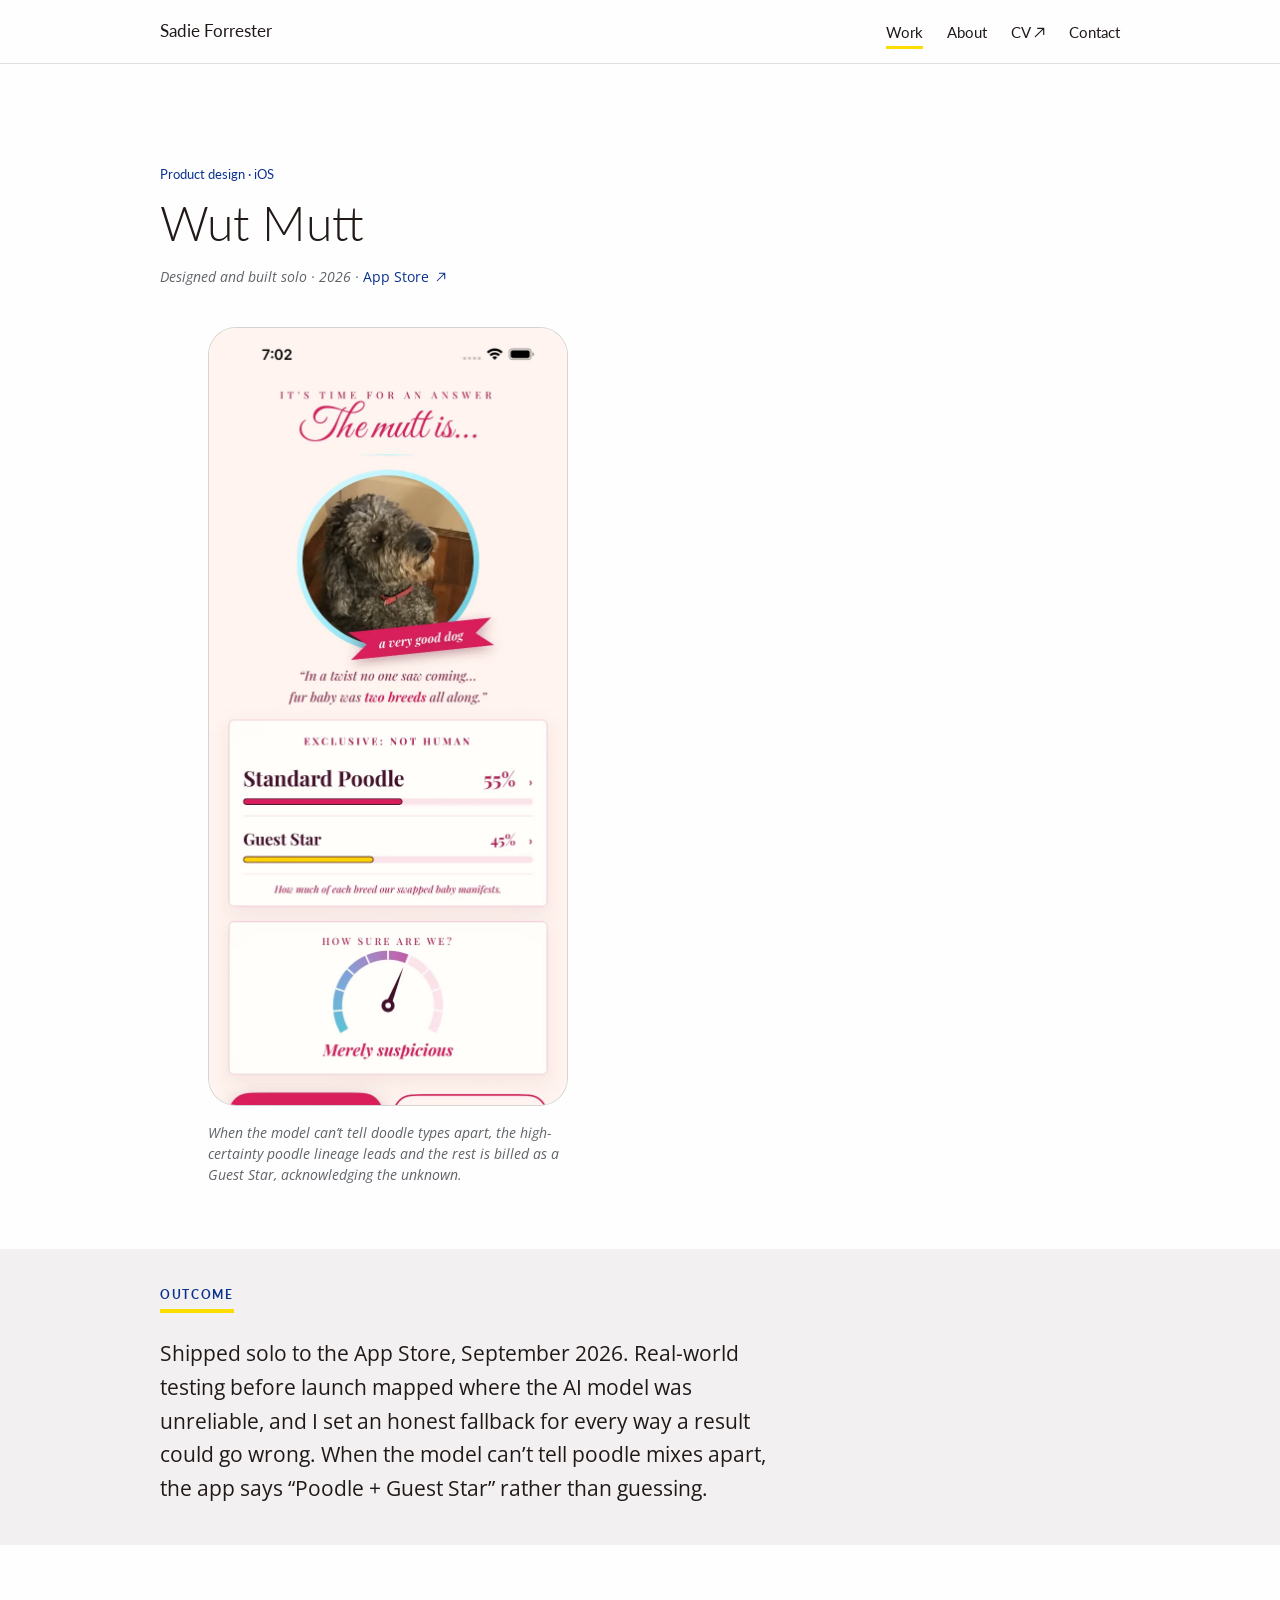
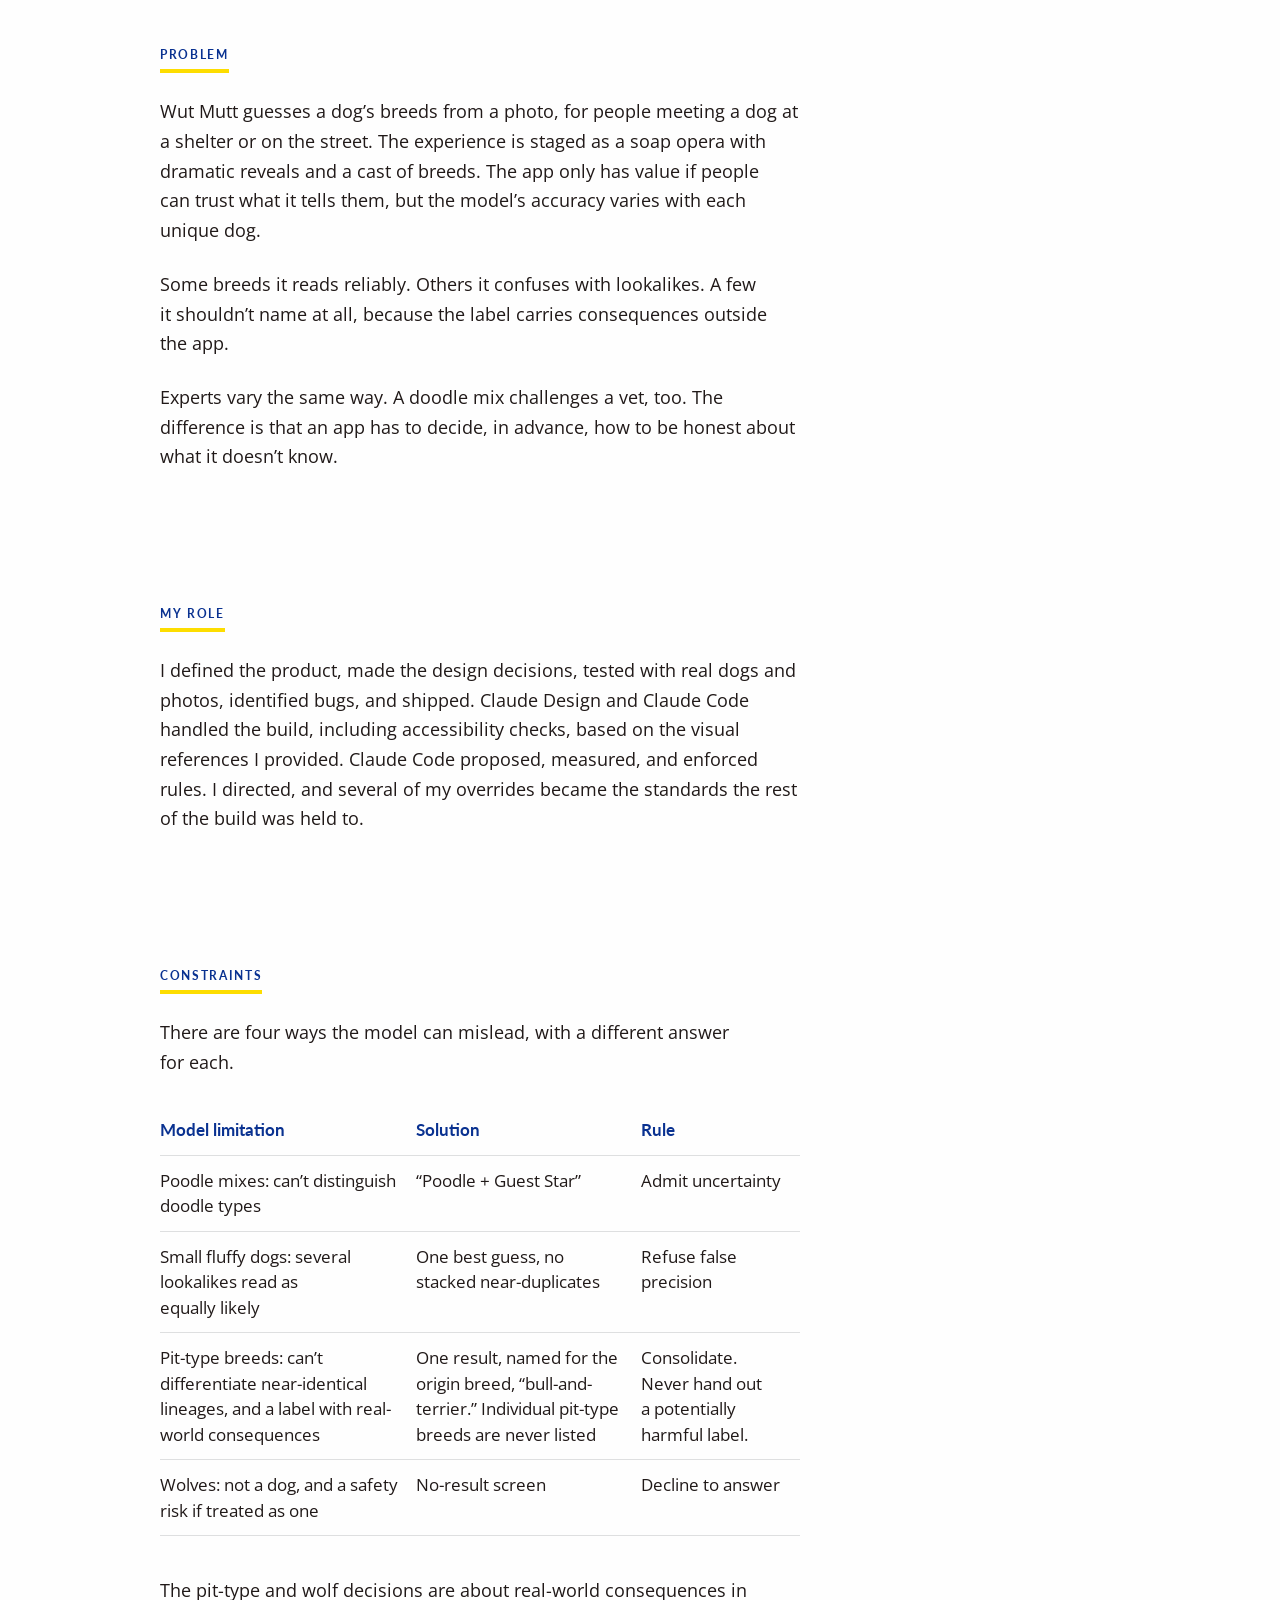
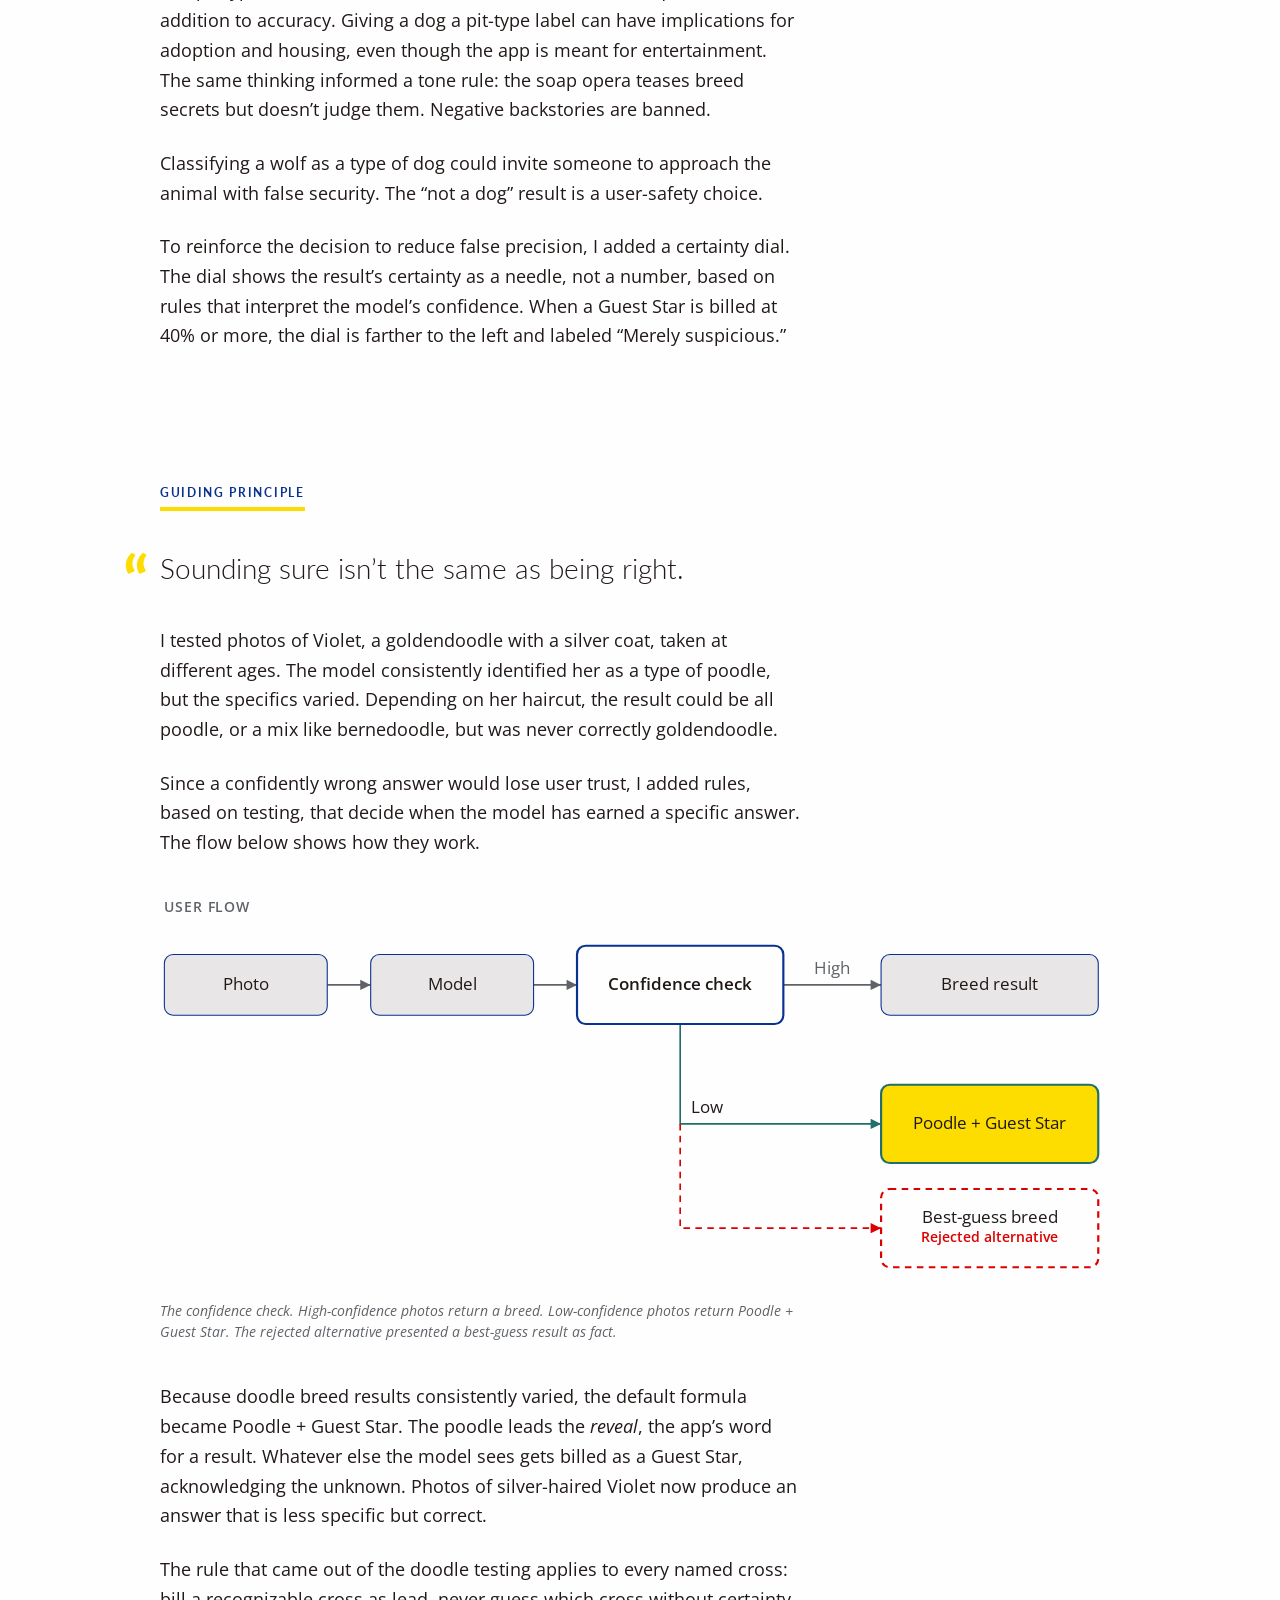
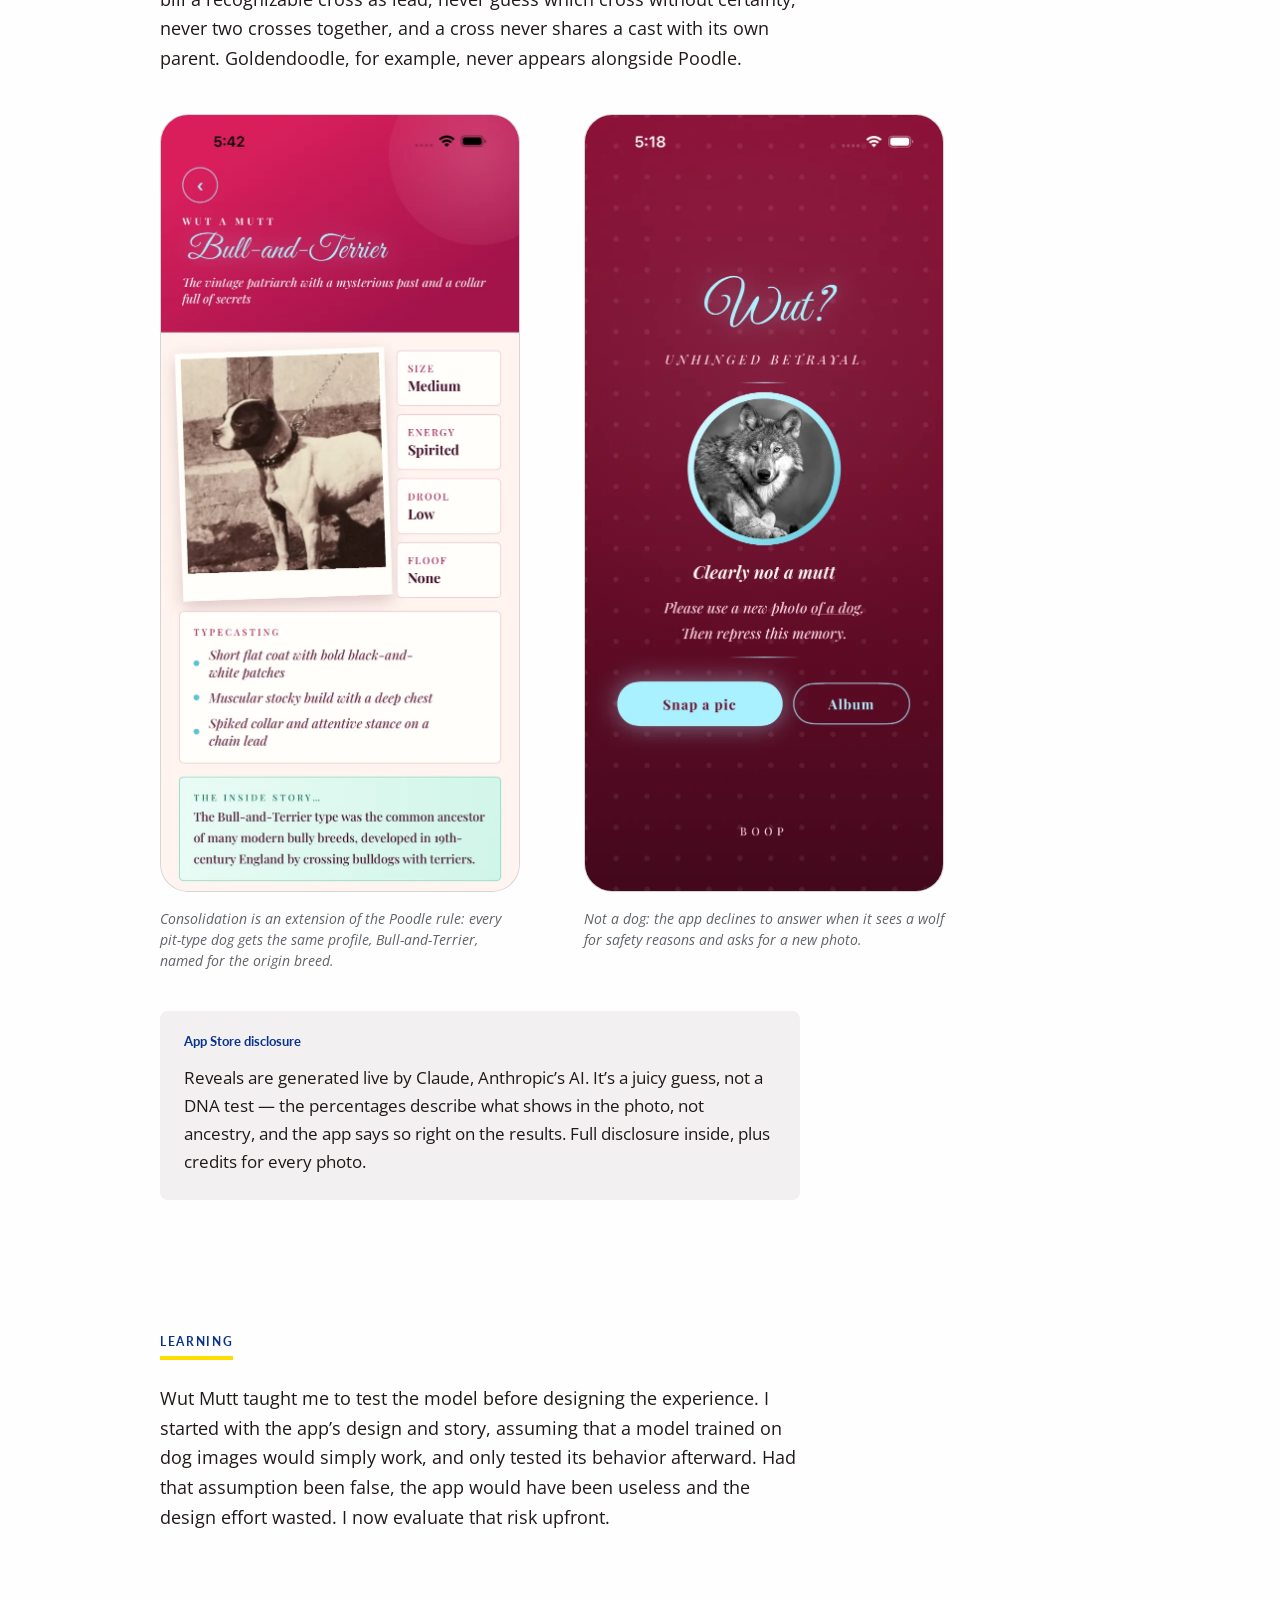
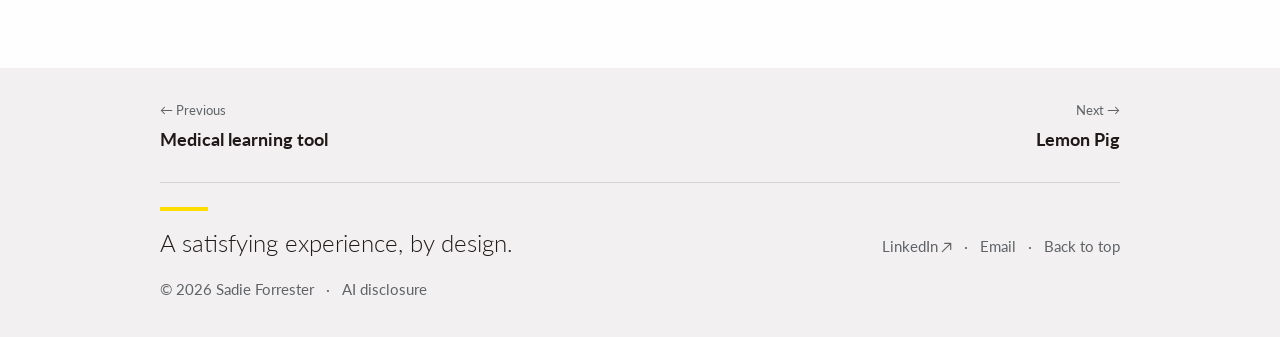
<file: wut-mutt.html>
<!DOCTYPE html>
<html lang="en">
<head>
<meta charset="utf-8">
<meta name="viewport" content="width=device-width, initial-scale=1">
<link rel="icon" href="assets/favicon.svg" type="image/svg+xml">
<link rel="icon" href="assets/favicon-32.png" sizes="32x32" type="image/png">
<link rel="apple-touch-icon" href="assets/apple-touch-icon.png">
<title>Wut Mutt — Sadie Forrester</title>
<meta name="description" content="Wut Mutt case study: honesty under uncertainty. Real-world testing mapped where the model was unreliable, and every weak spot has an honest fallback.">
<link rel="canonical" href="https://sadieforrester.com/wut-mutt.html">
<meta property="og:type" content="website">
<meta property="og:site_name" content="Sadie Forrester">
<meta property="og:url" content="https://sadieforrester.com/wut-mutt.html">
<meta property="og:title" content="Wut Mutt — Sadie Forrester">
<meta property="og:description" content="Wut Mutt case study: honesty under uncertainty. Real-world testing mapped where the model was unreliable, and every weak spot has an honest fallback.">
<meta property="og:image" content="https://sadieforrester.com/assets/og-card.png">
<meta property="og:image:width" content="1200">
<meta property="og:image:height" content="627">
<meta property="og:image:alt" content="To design a satisfying experience, first check what wrong would look like. Sadie Forrester, product design, sadieforrester.com">
<meta name="twitter:card" content="summary_large_image">
<meta name="twitter:title" content="Wut Mutt — Sadie Forrester">
<meta name="twitter:description" content="Wut Mutt case study: honesty under uncertainty. Real-world testing mapped where the model was unreliable, and every weak spot has an honest fallback.">
<meta name="twitter:image" content="https://sadieforrester.com/assets/og-card.png">
<link rel="preconnect" href="https://fonts.googleapis.com">
<link rel="preconnect" href="https://fonts.gstatic.com" crossorigin>
<link href="https://fonts.googleapis.com/css2?family=Lato:wght@300;400;700&family=Open+Sans:ital,wght@0,400;0,600;1,400&display=swap&subset=latin" rel="stylesheet">
<link rel="stylesheet" href="styles.css">
</head>
<body>
<a class="skip" href="#main">Skip to content</a>
<header class="site-header">
<div class="wrap">
<a class="brand" href="index.html">Sadie Forrester</a>
<nav class="nav" aria-label="Main">
<ul>
<li><a href="index.html#work" aria-current="true">Work</a></li>
<li><a href="about.html">About</a></li>
<li><a href="cv.pdf" target="_blank" rel="noopener">CV<span class="pdf" aria-hidden="true"> ↗︎</span><span class="sr"> (opens in a new tab)</span></a></li>
<li><a href="about.html#contact">Contact</a></li>
</ul>
</nav>
</div>
</header>
<main id="main">
<article>
<div class="case-header wrap">
<p class="tag">Product design · iOS</p>
<h1>Wut Mutt</h1>
<p class="meta">Designed and built solo · 2026 · <a href="https://apps.apple.com/us/app/wut-mutt/id6807191413" target="_blank" rel="noopener">App Store <span class="pdf" aria-hidden="true">↗︎</span><span class="sr"> (opens in a new tab)</span></a></p>
</div>
<figure class="figure media lead wrap">
<div class="frame video"><video class="hero-video" src="assets/wut-mutt/poodle.mp4" poster="assets/wut-mutt/lead-guest-star.webp" width="720" height="1564" autoplay muted loop playsinline preload="metadata" aria-hidden="true"></video><img src="assets/wut-mutt/lead-guest-star.webp" width="720" height="1564" alt="Wut Mutt reveal for Violet, a silver goldendoodle: Standard Poodle 55% and Guest Star 45%, certainty dial reading Merely suspicious"></div>
<figcaption class="meta">When the model can’t tell doodle types apart, the high-certainty poodle lineage leads and the rest is billed as a Guest Star, acknowledging the unknown.</figcaption>
</figure>
<section class="outcome" aria-labelledby="outcome-label">
<div class="wrap">
<h2 class="label" id="outcome-label">Outcome</h2>
<p class="body-lg text">Shipped solo to the App Store, September 2026. Real-world testing before launch mapped where the AI model was unreliable, and I set an honest fallback for every way a result could go wrong. When the model can’t tell poodle mixes apart, the app says “Poodle + Guest Star” rather than guessing.</p>
</div>
</section>
<section class="section wrap" aria-labelledby="problem">
<h2 class="label" id="problem">Problem</h2>
<p class="text">Wut Mutt guesses a dog’s breeds from a photo, for people meeting a dog at a shelter or on the street. The experience is staged as a soap opera with dramatic reveals and a cast of breeds. The app only has value if people can trust what it tells them, but the model’s accuracy varies with each unique dog.</p>
<p class="text">Some breeds it reads reliably. Others it confuses with lookalikes. A few it shouldn’t name at all, because the label carries consequences outside the app.</p>
<p class="text">Experts vary the same way. A doodle mix challenges a vet, too. The difference is that an app has to decide, in advance, how to be honest about what it doesn’t know.</p>
</section>
<section class="section wrap" aria-labelledby="role">
<h2 class="label" id="role">My role</h2>
<p class="text">I defined the product, made the design decisions, tested with real dogs and photos, identified bugs, and shipped. Claude Design and Claude Code handled the build, including accessibility checks, based on the visual references I provided. Claude Code proposed, measured, and enforced rules. I directed, and several of my overrides became the standards the rest of the build was held to.</p>
</section>
<section class="section wrap" aria-labelledby="constraints">
<h2 class="label" id="constraints">Constraints</h2>
<p class="text">There are four ways the model can mislead, with a different answer for each.</p>
<table class="ctable text">
<caption class="sr">Four model limitations, the solution for each, and the rule behind it</caption>
<thead><tr><th scope="col">Model limitation</th><th scope="col">Solution</th><th scope="col">Rule</th></tr></thead>
<tbody>
<tr><td data-th="Model limitation">Poodle mixes: can’t distinguish doodle types</td><td data-th="Solution">“Poodle + Guest Star”</td><td data-th="Rule">Admit uncertainty</td></tr>
<tr><td data-th="Model limitation">Small fluffy dogs: several lookalikes read as equally likely</td><td data-th="Solution">One best guess, no stacked near-duplicates</td><td data-th="Rule">Refuse false precision</td></tr>
<tr><td data-th="Model limitation">Pit-type breeds: can’t differentiate near-identical lineages, and a label with real-world consequences</td><td data-th="Solution">One result, named for the origin breed, “bull-and-terrier.” Individual pit-type breeds are never listed</td><td data-th="Rule">Consolidate. Never hand out a potentially harmful label.</td></tr>
<tr><td data-th="Model limitation">Wolves: not a dog, and a safety risk if treated as one</td><td data-th="Solution">No-result screen</td><td data-th="Rule">Decline to answer</td></tr>
</tbody>
</table>
<p class="text">The pit-type and wolf decisions are about real-world consequences in addition to accuracy. Giving a dog a pit-type label can have implications for adoption and housing, even though the app is meant for entertainment. The same thinking informed a tone rule: the soap opera teases breed secrets but doesn’t judge them. Negative backstories are banned.</p>
<p class="text">Classifying a wolf as a type of dog could invite someone to approach the animal with false security. The “not a dog” result is a user-safety choice.</p>
<p class="text">To reinforce the decision to reduce false precision, I added a certainty dial. The dial shows the result’s certainty as a needle, not a number, based on rules that interpret the model’s confidence. When a Guest Star is billed at 40% or more, the dial is farther to the left and labeled “Merely suspicious.”</p>
</section>
<section class="section wrap" aria-labelledby="decision">
<h2 class="label" id="decision">Guiding principle</h2>
<blockquote class="quote"><p>Sounding sure isn’t the same as being right.</p></blockquote>
<p class="text">I tested photos of Violet, a goldendoodle with a silver coat, taken at different ages. The model consistently identified her as a type of poodle, but the specifics varied. Depending on her haircut, the result could be all poodle, or a mix like bernedoodle, but was never correctly goldendoodle.</p>
<p class="text">Since a confidently wrong answer would lose user trust, I added rules, based on testing, that decide when the model has earned a specific answer. The flow below shows how they work.</p>
<figure class="figure media">
<svg class="dg dg-desktop" viewBox="36 -12 884 356" role="img" aria-labelledby="dg-title dg-desc" font-family="'Open Sans',system-ui,sans-serif" font-size="16">
<title id="dg-title">Confidence-threshold flow for Wut Mutt reveals</title>
<desc id="dg-desc">A photo goes to the model, then to a confidence check. If confidence is high, the app shows the breed result. If confidence is low, the app shows “Poodle + Guest Star,” the shipped path. Branching off that low-confidence path is the rejected alternative: showing a best-guess breed anyway.</desc>
<defs>
<marker id="ar-grey" viewBox="0 0 10 10" refX="9" refY="5" markerWidth="8" markerHeight="8" orient="auto-start-reverse"><path d="M1 1 9 5 1 9z" fill="#5F6368"/></marker>
<marker id="ar-green" viewBox="0 0 10 10" refX="9" refY="5" markerWidth="8" markerHeight="8" orient="auto-start-reverse"><path d="M1 1 9 5 1 9z" fill="#216F69"/></marker>
<marker id="ar-red" viewBox="0 0 10 10" refX="9" refY="5" markerWidth="8" markerHeight="8" orient="auto-start-reverse"><path d="M1 1 9 5 1 9z" fill="#DC0000"/></marker>
</defs><text class="kicker" x="40" y="1" fill="#5F6368" font-weight="600" font-size="13" letter-spacing=".06em">USER FLOW</text>
<g fill="none" stroke="#5F6368" stroke-width="1.5">
<path d="M190 68H230" marker-end="url(#ar-grey)"/>
<path d="M380 68H420" marker-end="url(#ar-grey)"/>
<path d="M610 68H700" marker-end="url(#ar-grey)"/>
</g>
<path d="M515 104V196H700" fill="none" stroke="#216F69" stroke-width="1.5" marker-end="url(#ar-green)"/>
<path d="M515 196V292H700" fill="none" stroke="#DC0000" stroke-width="1.5" stroke-dasharray="6 5" marker-end="url(#ar-red)"/>
<g fill="#5F6368">
<text x="655" y="58" text-anchor="middle">High</text>
<text x="525" y="186" fill="#201918">Low</text>
</g>
<g fill="#E8E6E6" stroke="#093190" stroke-width="1">
<rect x="40" y="40" width="150" height="56" rx="8"/>
<rect x="230" y="40" width="150" height="56" rx="8"/>
<rect x="420" y="32" width="190" height="72" rx="8" fill="#FEFEFE" stroke="#093190" stroke-width="2"/>
<rect x="700" y="40" width="200" height="56" rx="8"/>
</g>
<rect x="700" y="160" width="200" height="72" rx="8" fill="#FDDD00" stroke="#216F69" stroke-width="2"/>
<rect x="700" y="256" width="200" height="72" rx="8" fill="#FEFEFE" stroke="#DC0000" stroke-width="2" stroke-dasharray="6 5"/>
<g fill="#201918" text-anchor="middle">
<text x="115" y="73">Photo</text>
<text x="305" y="73">Model</text>
<text x="515" y="73" font-weight="600">Confidence check</text>
<text x="800" y="73">Breed result</text>
<text x="800" y="201">Poodle + Guest Star</text>
<text x="800" y="287">Best-guess breed</text>
<text x="800" y="305" fill="#DC0000" font-weight="600" font-size="13">Rejected alternative</text>
</g>
</svg>
<svg class="dg dg-mobile" viewBox="0 -28 370 448" role="img" aria-labelledby="dgm-title dgm-desc" font-family="'Open Sans',system-ui,sans-serif" font-size="14">
<title id="dgm-title">Confidence-threshold flow for Wut Mutt reveals</title>
<desc id="dgm-desc">A photo goes to the model, then to a confidence check. If confidence is high, the app shows the breed result. If confidence is low, the app shows “Poodle + Guest Star,” the shipped path. Branching off that low-confidence path is the rejected alternative: showing a best-guess breed anyway.</desc>
<defs>
<marker id="arm-grey" viewBox="0 0 10 10" refX="9" refY="5" markerWidth="8" markerHeight="8" orient="auto-start-reverse"><path d="M1 1 9 5 1 9z" fill="#5F6368"/></marker>
<marker id="arm-green" viewBox="0 0 10 10" refX="9" refY="5" markerWidth="8" markerHeight="8" orient="auto-start-reverse"><path d="M1 1 9 5 1 9z" fill="#216F69"/></marker>
<marker id="arm-red" viewBox="0 0 10 10" refX="9" refY="5" markerWidth="8" markerHeight="8" orient="auto-start-reverse"><path d="M1 1 9 5 1 9z" fill="#DC0000"/></marker>
</defs><text class="kicker" x="20" y="-15" fill="#5F6368" font-weight="600" font-size="12" letter-spacing=".06em">USER FLOW</text>
<g fill="none" stroke="#5F6368" stroke-width="1.5">
<path d="M95 64V100" marker-end="url(#arm-grey)"/>
<path d="M95 148V184" marker-end="url(#arm-grey)"/>
<path d="M170 220H210" marker-end="url(#arm-grey)"/>
</g>
<path d="M95 256V330" fill="none" stroke="#216F69" stroke-width="1.5" marker-end="url(#arm-green)"/>
<path d="M95 295H285V330" fill="none" stroke="#DC0000" stroke-width="1.5" stroke-dasharray="6 5" marker-end="url(#arm-red)"/>
<g fill="#5F6368">
<text x="190" y="211" text-anchor="middle">High</text>
<text x="20" y="298" text-anchor="start" fill="#201918">Low</text>
</g>
<g fill="#E8E6E6" stroke="#093190" stroke-width="1">
<rect x="20" y="16" width="150" height="48" rx="8"/>
<rect x="20" y="100" width="150" height="48" rx="8"/>
<rect x="20" y="184" width="150" height="72" rx="8" fill="#FEFEFE" stroke="#093190" stroke-width="2"/>
<rect x="210" y="196" width="140" height="48" rx="8"/>
</g>
<rect x="20" y="330" width="150" height="72" rx="8" fill="#FDDD00" stroke="#216F69" stroke-width="2"/>
<rect x="210" y="330" width="140" height="72" rx="8" fill="#FEFEFE" stroke="#DC0000" stroke-width="2" stroke-dasharray="6 5"/>
<g fill="#201918" text-anchor="middle">
<text x="95" y="45">Photo</text>
<text x="95" y="129">Model</text>
<text x="95" y="225" font-weight="600">Confidence check</text>
<text x="280" y="225">Breed result</text>
<text x="95" y="371">Poodle + Guest Star</text>
<text x="280" y="361">Best-guess breed</text>
<text x="280" y="379" fill="#DC0000" font-weight="600" font-size="13">Rejected alternative</text>
</g>
</svg>
<figcaption class="meta">The confidence check. High-confidence photos return a breed. Low-confidence photos return Poodle + Guest Star. The rejected alternative presented a best-guess result as fact.</figcaption>
</figure>
<p class="text">Because doodle breed results consistently varied, the default formula became Poodle + Guest Star. The poodle leads the <em>reveal</em>, the app’s word for a result. Whatever else the model sees gets billed as a Guest Star, acknowledging the unknown. Photos of silver-haired Violet now produce an answer that is less specific but correct.</p>
<p class="text">The rule that came out of the doodle testing applies to every named cross: bill a recognizable cross as lead, never guess which cross without certainty, never two crosses together, and a cross never shares a cast with its own parent. Goldendoodle, for example, never appears alongside Poodle.</p>
<div class="screens media">
<figure>
<div class="frame"><img loading="lazy" decoding="async" src="assets/wut-mutt/bull-and-terrier.webp" width="720" height="1561" alt="Wut Mutt’s breed profile for Bull-and-Terrier: a vintage photo of a stocky black-and-white dog, cards reading Size Medium, Energy High, Drool Low, Floof None, and the tagline “The stoic enforcer with a soft spot she won’t admit to”"></div>
<figcaption class="meta">Consolidation is an extension of the Poodle rule: every pit-type dog gets the same profile, Bull-and-Terrier, named for the origin breed.</figcaption>
</figure>
<figure>
<div class="frame"><img loading="lazy" decoding="async" src="assets/wut-mutt/not-a-dog.webp" width="720" height="1561" alt="Wut Mutt no-result screen for a wolf photo: Wut? Unhinged betrayal. Clearly not a mutt. Please use a new photo of a dog."></div>
<figcaption class="meta">Not a dog: the app declines to answer when it sees a wolf for safety reasons and asks for a new photo.</figcaption>
</figure>
</div>
<aside class="ai-note" aria-labelledby="ai-note-heading">
<h3 id="ai-note-heading">App Store disclosure</h3>
<p>Reveals are generated live by Claude, Anthropic’s AI. It’s a juicy guess, not a DNA test — the percentages describe what shows in the photo, not ancestry, and the app says so right on the results. Full disclosure inside, plus credits for every photo.</p>
</aside>
</section>
<section class="section wrap" aria-labelledby="differently">
<h2 class="label" id="differently">Learning</h2>
<p class="text">Wut Mutt taught me to test the model before designing the experience. I started with the app’s design and story, assuming that a model trained on dog images would simply work, and only tested its behavior afterward. Had that assumption been false, the app would have been useless and the design effort wasted. I now evaluate that risk upfront.</p>
</section>
</article>
</main>
<div class="end-zone">
<nav class="pager wrap" aria-label="Case studies">
<a class="prev" href="medical-learning-tool.html"><span class="kicker">Previous</span><span class="title">Medical learning tool</span></a>
<a class="next" href="lemon-pig.html"><span class="kicker">Next</span><span class="title">Lemon Pig</span></a>
</nav>
<footer class="site-footer">
<div class="wrap">
<div class="row">
<p class="sign">A satisfying experience, by design.</p>
<ul aria-label="Contact">
<li><a href="https://www.linkedin.com/in/sadieforrester" target="_blank" rel="noopener">LinkedIn<span class="pdf" aria-hidden="true"> ↗︎</span><span class="sr"> (opens in a new tab)</span></a></li>
<li><a href="mailto:sadief@gmail.com">Email</a></li>
<li><a href="#main">Back to top</a></li>
</ul>
</div>
<ul>
<li>© 2026 Sadie Forrester</li>
<li><a href="ai-note.html">AI disclosure</a></li>
</ul>
</div>
</footer>
</div>
<script src="nav.js" defer></script>
</body>
</html>
</file>
<file: styles.css>
:root{--brown:#201918;--grey:#5F6368;--gold:#FDDD00;--blue:#093190;--offwhite:#FEFEFE;--warm:#F2F0F0;--lav:#D3D8FE;--green:#216F69;--red:#DC0000;--border:rgba(95,99,104,.2);--border-hover:rgba(95,99,104,.4);--text:640px;--media:960px;--gutter:24px}
*{box-sizing:border-box}
html{-webkit-text-size-adjust:100%}
body{margin:0;background:var(--offwhite);color:var(--brown);font-family:"Open Sans",system-ui,sans-serif;font-size:17px;line-height:1.65;text-wrap:pretty}
a{color:var(--blue);text-decoration:underline;text-underline-offset:3px;text-decoration-thickness:1px;transition:color 150ms}
a:hover{color:var(--brown)}
:focus-visible{outline:2px solid var(--blue);outline-offset:2px}
.pdf{display:inline-block;width:.72em;height:.72em;margin-left:.22em;vertical-align:-.02em;overflow:hidden;white-space:nowrap;text-indent:2em;background:currentColor;-webkit-mask:url("data:image/svg+xml,%3Csvg xmlns='http://www.w3.org/2000/svg' viewBox='0 0 12 12'%3E%3Cpath d='M1.5 10.5 10.5 1.5M4 1.5h6.5V8' fill='none' stroke='%23000' stroke-width='1.25' stroke-linecap='round' stroke-linejoin='round'/%3E%3C/svg%3E") center/contain no-repeat;mask:url("data:image/svg+xml,%3Csvg xmlns='http://www.w3.org/2000/svg' viewBox='0 0 12 12'%3E%3Cpath d='M1.5 10.5 10.5 1.5M4 1.5h6.5V8' fill='none' stroke='%23000' stroke-width='1.25' stroke-linecap='round' stroke-linejoin='round'/%3E%3C/svg%3E") center/contain no-repeat}
@media (forced-colors:active){.pdf{background:LinkText;forced-color-adjust:none}}
section[id]{scroll-margin-top:80px}
h1,h2,h3{font-family:Lato,sans-serif;color:var(--brown);margin:0}
h1{font-weight:300;font-size:34px;line-height:1.1}
h2{font-weight:700;font-size:24px;line-height:1.2}h2.label{font-size:12px;line-height:1;font-weight:700}
h3{font-weight:700;font-size:18px;line-height:1.3}
p{margin:0}
p+p{margin-top:24px}
.skip{position:absolute;left:var(--gutter);top:-100px;background:var(--offwhite);padding:8px 16px;font-family:Lato,sans-serif;z-index:20}
.skip:focus{top:8px}
.wrap{width:100%;max-width:calc(var(--media) + 2*var(--gutter));margin:0 auto;padding:0 var(--gutter)}
.text{max-width:var(--text)}
.media{max-width:var(--media)}
.tag{font-family:Lato,sans-serif;font-weight:400;font-size:13px;line-height:1;color:var(--blue);margin:0}
.meta{font-size:14px;line-height:1.5;font-style:italic;color:var(--grey);margin:0}.meta a{color:var(--blue);text-decoration:none;font-style:normal}.meta a:hover{text-decoration:underline}
.label{font-family:Lato,sans-serif;font-weight:700;font-size:12px;line-height:1;letter-spacing:.14em;text-transform:uppercase;color:var(--blue);margin:0;padding-bottom:8px;border-bottom:4px solid var(--gold);width:max-content;max-width:var(--text)}
.site-header{height:64px;background:var(--offwhite);border-bottom:1px solid var(--border);position:sticky;top:0;z-index:10;transition:height 200ms ease,transform 200ms ease}.site-header.is-compact{height:48px}.site-header.is-compact .brand{font-size:15px}
@media (max-width:767px){.site-header.is-hidden{transform:translateY(-100%)}}
.site-header .wrap{height:100%;display:flex;align-items:center;justify-content:space-between;gap:24px}
.brand{font-family:Lato,sans-serif;font-weight:400;font-size:17px;color:var(--brown);text-decoration:none;white-space:nowrap;transition:font-size 200ms ease,color 150ms}
.brand:hover{color:var(--blue)}
.nav ul{list-style:none;margin:0;padding:0;display:flex;gap:24px}
.nav a{text-decoration:none;font-family:Lato,sans-serif;font-size:15px;line-height:1;padding:6px 0 5px;color:var(--brown);white-space:nowrap;border-bottom:3px solid transparent;transition:color 150ms,border-color 150ms}
.nav a:hover{color:var(--blue)}
.nav a[aria-current]{color:var(--brown);border-bottom-color:var(--gold)}.nav a[aria-current]:hover{color:var(--blue)}
@media (max-width:479px){.brand{font-size:15px}.nav ul{gap:12px}.nav a{font-size:14px}}
@media (max-width:359px){.site-header .wrap{gap:12px}.brand{font-size:14px}.nav ul{gap:12px}.nav a{font-size:13px}}
.case-header{padding-top:64px;padding-bottom:40px}.lead.wrap{padding-left:var(--gutter);padding-right:var(--gutter)}
.figure .dg-mobile,.strip .dg-mobile{display:block}.figure .dg-desktop,.strip .dg-desktop{display:none}.lead .dg-mobile{max-width:360px}
.case-header .tag+h1{margin-top:16px}
.case-header h1+.meta{margin-top:16px}
.outcome{background:var(--warm);padding:40px 0}
.outcome .label+p{margin-top:24px}
.body-lg{font-size:19px;line-height:1.6}
.section{padding-top:104px}.outcome+.section{padding-top:64px}
.section .label+p,.section .label+.text{margin-top:24px}
.section p+.figure,.section p+.screens,.section .figure+p,.section .screens+p,.section p+.ctable,.section .ctable+p{margin-top:40px}
.section .label+.quote{margin-top:40px}
.figure{margin:0}.figure.wrap{margin-left:auto;margin-right:auto}
.figure figcaption{margin-top:16px;max-width:var(--text)}.lead figcaption{max-width:var(--text)}.lead .frame:not(.legacy)+figcaption{max-width:360px}
.figure svg{display:block;width:100%;height:auto}
.lead{padding-bottom:64px}.lead-pair{display:grid;grid-template-columns:1fr;gap:40px;max-width:360px}.lead .frame{max-width:360px;border-radius:28px;border:1px solid var(--border);overflow:hidden;background:var(--warm)}.lead img,.lead image-slot{display:block;width:100%;height:auto}.lead figcaption{margin-top:16px}
.frame.video{position:relative}.frame.video .hero-video{display:block;width:100%;height:auto;background:var(--warm)}.frame.video img{position:absolute;inset:0;width:100%;height:100%;object-fit:cover;opacity:0;pointer-events:none}
@media (prefers-reduced-motion:reduce){.frame.video .hero-video{display:none}.frame.video img{position:static;height:auto;opacity:1}}
.sr{position:absolute;width:1px;height:1px;overflow:hidden;clip:rect(0 0 0 0);white-space:nowrap}
.ctable{width:100%;border-collapse:collapse;font-size:17px;line-height:1.5;color:var(--brown)}.ctable th{font-family:Lato,sans-serif;font-weight:700;color:var(--blue);text-align:left;padding:0 16px 12px 0;border-bottom:1px solid var(--border)}.ctable td{vertical-align:top;padding:12px 16px 12px 0;border-bottom:1px solid var(--border)}.ctable th:last-child,.ctable td:last-child{padding-right:0}.ctable th:first-child{width:40%}.ctable.two th:first-child{width:50%}.ctable.two.wide-left th:first-child{width:60%}
@media (max-width:767px){.ctable thead{display:none}.ctable,.ctable tbody,.ctable tr,.ctable td{display:block}.ctable td{border:0;padding:4px 0}.ctable td::before{content:attr(data-th);display:block;font-family:Lato,sans-serif;font-weight:700;font-size:13px;color:var(--blue)}.ctable tr{padding:12px 0;border-bottom:1px solid var(--border)}.ctable tr:first-child{border-top:1px solid var(--border)}}
.quote{margin:0;padding:0;position:relative;font-family:Lato,sans-serif;font-weight:300;font-size:24px;line-height:1.3;color:var(--brown);max-width:var(--text)}.quote::before{content:"\201C";position:absolute;left:-0.55em;top:-0.08em;font-family:Lato,sans-serif;font-weight:700;font-size:2.4em;line-height:1;color:var(--gold);pointer-events:none}@media (max-width:767px){.quote{padding-left:0.9em}.quote::before{left:-0.1em}}
.quote+p{margin-top:40px}
.screens{display:grid;grid-template-columns:1fr;gap:40px}
.screens figure{margin:0;max-width:340px;width:100%;justify-self:start}
.screens .frame{border-radius:28px;border:1px solid var(--border);overflow:hidden;background:var(--warm)}.screens img,.screens image-slot{display:block;width:100%;height:auto}
.screens figcaption{margin-top:16px}
.ai-note{background:var(--warm);border-radius:8px;padding:24px;margin:40px 0 0;max-width:var(--text)}
.ai-note h3{font-family:Lato,sans-serif;font-weight:700;font-size:13px;line-height:1;color:var(--blue);margin:0 0 16px}
.ai-note p{font-size:17px;line-height:1.65;color:var(--brown)}
.ai-note .meta{margin-top:16px}
.end-zone{background:var(--warm);margin-top:104px}
.pager{margin:0 auto;padding:32px var(--gutter);position:relative;display:flex;flex-direction:column;gap:16px}
.pager::after{content:"";position:absolute;left:var(--gutter);right:var(--gutter);bottom:0;height:1px;background:var(--border)}
.pager a{text-decoration:none;display:flex;flex-direction:column;gap:6px;color:var(--brown)}.pager .kicker{font-family:Lato,sans-serif;font-size:13px;color:var(--grey)}.pager .title{font-family:Lato,sans-serif;font-weight:700;font-size:18px;line-height:1.3}.pager a:hover .title{color:var(--blue);text-decoration:underline;text-underline-offset:3px}.pager .prev .kicker::before{content:"← "}.pager .next .kicker::after{content:" →"}
.pager .next{text-align:right;margin-left:auto;align-items:flex-end}
.site-footer{margin:0;background:var(--warm);padding:24px 0 40px;color:var(--grey);font-size:14px;line-height:1.5}
.site-footer ul{list-style:none;margin:0;padding:0;display:flex;flex-wrap:wrap;gap:8px 0;align-items:baseline;font-family:Lato,sans-serif;font-size:15px;line-height:1}
.site-footer li+li::before{content:"\00B7";margin:0 12px}.site-footer a,.contact-links a,.site-nav a{padding:4px 0;margin:-4px 0;display:inline-block}.site-footer a{color:var(--grey);text-decoration:none}
.site-footer a:hover{color:var(--blue);text-decoration:underline;text-underline-offset:3px}
.site-footer .row{display:flex;flex-wrap:wrap;justify-content:space-between;align-items:baseline;gap:16px 40px;margin-bottom:24px}
.site-footer .sign{font-family:Lato,sans-serif;font-weight:300;font-size:20px;line-height:1.3;color:var(--brown);margin:0;text-wrap:balance}
.site-footer .sign::before{content:"";display:block;width:48px;height:4px;background:var(--gold);margin-bottom:16px}
@media (min-width:768px){.site-footer .sign{font-size:24px}:root{--gutter:48px}
h1{font-size:48px}h2{font-size:28px}h3{font-size:20px}
body{font-size:18px}
.body-lg{font-size:21px}
.quote{font-size:28px;line-height:1.25}
.case-header{padding-top:104px;padding-bottom:40px}
.figure .dg-mobile,.strip .dg-mobile{display:none}.figure .dg-desktop,.strip .dg-desktop{display:block}.lead .dg-desktop{max-width:720px}
.screens{grid-template-columns:repeat(2,minmax(0,1fr));gap:64px;max-width:784px}.lead-pair{grid-template-columns:repeat(2,minmax(0,1fr));gap:64px;max-width:784px}
.screens figure{max-width:360px}.screens.three{grid-template-columns:repeat(3,minmax(0,1fr));gap:48px;max-width:var(--media)}.screens.three figure{max-width:300px}
.pager{flex-direction:row;justify-content:space-between}

}
@media (min-width:1024px){.section{padding-top:136px}.home-section{padding-top:168px}.home-section:last-of-type{padding-bottom:64px}.about-contact{padding:64px 0 88px}.home-section.alt{padding-top:64px}.hero+.home-section{padding-top:64px}.outcome+.section{padding-top:104px}.end-zone{margin-top:136px}}

/* ---- Home ---- */
.hero{padding-top:64px;padding-bottom:64px}
.hero .display{font-family:Lato,sans-serif;font-weight:400;font-size:34px;line-height:1.1;color:var(--brown);margin:0}
.hero .display+p{margin-top:24px}.hero .tag+.display{margin-top:16px}
.home-section{padding:64px 0}.home-section.alt{padding-top:64px}main>.home-section:first-child{padding-top:104px}
.home-section.alt{background:var(--warm)}
.home-section .label+.cards,.home-section .label+.strips,.home-section .label+p{margin-top:40px}
.cards{list-style:none;margin:0;padding:0;display:grid;grid-template-columns:1fr;gap:24px}
.card{background:var(--warm);border:1px solid var(--border);border-radius:8px;overflow:hidden;transition:border-color 150ms}
.home-section.alt .card{background:var(--offwhite)}
.card:hover,.card:focus-within{border-color:var(--blue)}.card svg rect[stroke="#216F69"]{transition:fill 150ms}.card:hover svg rect[stroke="#216F69"],.card:focus-within svg rect[stroke="#216F69"]{fill:#FEFEFE}
.card .media{aspect-ratio:16/9;background:var(--warm);display:block;overflow:hidden}
.card .media img,.card .media svg{display:block;width:100%;height:100%;object-fit:contain}
.card .body{padding:24px}
.card .tag+h3{margin-top:12px}.card h3 a{text-decoration:none}.card h3 a:hover{text-decoration:underline}
.card h3+p{margin-top:8px}
.card h3 a::after{content:" →";opacity:0;transition:opacity 150ms}.card:hover h3 a::after,.card:focus-within h3 a::after{opacity:1}
.contact-links{list-style:none;margin:24px 0 0;padding:0;display:flex;flex-wrap:wrap;gap:12px 32px;font-family:Lato,sans-serif}
@media (min-width:768px){.hero{padding-top:64px;padding-bottom:64px}.hero .display{font-size:48px}.home-section{padding:104px 0}.home-section.alt{padding-top:64px}.cards{grid-template-columns:repeat(2,minmax(0,1fr));gap:40px}}

/* ---- Redacted figure ---- */
.redact{display:inline-block;width:1.6em;height:.62em;background:var(--brown);border-radius:1px;vertical-align:baseline;margin:0 .06em}
@media (forced-colors:active){.redact{background:CanvasText;forced-color-adjust:none}}
.case-header .tagrow{display:flex;flex-wrap:wrap;align-items:center;gap:8px 16px}.badge{display:inline-block;font-family:Lato,sans-serif;font-weight:400;font-size:13px;line-height:1;color:var(--grey);padding:0}.badge::before{content:"["}.badge::after{content:"]"}.case-header .tagrow+h1{margin-top:16px}
/* ---- Working documents (client diagrams) ---- */
.docs{display:grid;grid-template-columns:1fr;gap:40px}
.docs figure{margin:0}
.docs img{display:block;width:100%;height:auto;border-radius:8px}
.docs figcaption{margin-top:16px}
.section p+.docs,.section .docs+p,.section .figure+.docs,.section .docs+.figure,.section .figure+.figure{margin-top:40px}
@media (min-width:768px){.docs.pair{grid-template-columns:repeat(2,minmax(0,1fr));gap:48px}}
.docs a.zoom{display:block;cursor:zoom-in}
.docs.single{max-width:760px}

.docs.email{max-width:560px}

.note-page .section{padding-top:64px}.note-page .section:last-of-type{padding-bottom:0}
.home-hero{padding-top:64px;padding-bottom:64px}.home-hero .display{max-width:var(--media);text-wrap:balance}
.hero-br{display:none}@media (min-width:768px){.hero-br{display:inline}}
/* ---- About ---- */
.about-hero.alt{background:var(--warm);margin-top:0;padding:64px 0}.about-hero .display{max-width:none;font-weight:300;text-wrap:balance}.about-hero .display+p{margin-top:32px}.about-hero .body-lg{font-family:Lato,sans-serif;font-weight:300;font-size:24px;line-height:1.4;max-width:var(--text);text-wrap:balance}.about-note{font-family:Lato,sans-serif;font-weight:400;font-size:20px;line-height:1.35;color:var(--brown);text-wrap:balance;max-width:400px}.about-contact{padding:64px 0 88px}.portrait{margin:0;max-width:224px}.portrait img{display:block;width:100%;height:auto;border-radius:16px}
@media (min-width:768px){.about-note{font-size:24px}}
.section h1+.meta,.case-header h1+.meta{margin-top:16px}
.path{list-style:none;margin:0;padding:0}.path li{padding:24px 0;border-top:1px solid var(--border)}.path li:last-child{border-bottom:1px solid var(--border)}.path .tag+h3{margin-top:8px}.path h3+p{margin-top:8px}.home-section .label+.path{margin-top:40px}.path+p{margin-top:40px}
.lead.doc a.zoom{display:block;max-width:560px}.lead.doc img{position:static;width:100%;height:auto;border-radius:8px;object-fit:unset}
.strips{list-style:none;margin:0;padding:0}.strip{padding:40px 0;border-top:1px solid var(--border)}.strip:first-child{border-top:0;padding-top:0}.strip.plain:first-child{padding-top:0}.strip:last-child{border-bottom:1px solid var(--border)}.strip .media{display:block}.strip .media svg{width:100%;height:auto}.strip .media .dg-desktop{width:100%;max-width:720px;height:auto}.strip .media .dg-mobile{max-width:360px}.strip .plain .body,.strip.plain .body{margin-top:0}.strip .body{margin-top:24px;max-width:var(--text)}.strip .tag+h3{margin-top:12px}.strip h3{font-size:24px;line-height:1.2;color:var(--brown)}.strip h3 a{color:inherit}.strip h3+p{margin-top:12px}.strip h3 a{text-decoration:none}.strip h3 a:hover{text-decoration:underline}.strip h3 a::after{content:" →";opacity:0;transition:opacity 150ms}.strip:hover h3 a::after,.strip:focus-within h3 a::after{opacity:1}.strip svg rect{transition:stroke 150ms}.strip:hover svg rect[stroke="#093190"],.strip:focus-within svg rect[stroke="#093190"]{stroke-width:2}.strip:hover h3 a,.strip:focus-within h3 a{color:var(--blue)}
@media (min-width:768px){.strip h3{font-size:28px}.strip{padding:48px 0 64px}.strip:first-child{padding-top:0}.strip .body{margin-top:32px}.strip.plain .body{margin-top:0}.strip.plain{padding:40px 0}.strip.plain h3{font-size:24px}}
.path h3 a{text-decoration:none;color:inherit}.path h3 a:hover{text-decoration:underline;color:var(--blue)}.nf .section{padding-top:64px;padding-bottom:0}
.sitemap ul{list-style:none;margin:0;padding:0}.sitemap>ul{display:grid;gap:24px}.sitemap ul ul{margin-top:12px;padding-left:0;display:grid;gap:8px}.sitemap a{text-decoration:none;color:var(--brown)}.sitemap a:hover{color:var(--blue);text-decoration:underline}.sitemap>ul>li>a{font-family:Lato,sans-serif;font-weight:700}
.case-header h1+.text{margin-top:16px}@media (min-width:768px){.sitemap>ul{grid-template-columns:repeat(2,minmax(0,1fr));gap:40px 64px;grid-auto-flow:dense}.sitemap>ul>li{grid-column:1}.sitemap>ul>li.col2,.sitemap>ul>li.col2~li{grid-column:2}}
.nf .case-header{padding-bottom:24px}
.text+.quote{margin-top:40px}
.screens:has(figure:only-child){grid-template-columns:1fr}
.ctable.narrow th:first-child{width:32%}.ctable.narrow th:last-child{width:30%}

.docs.single figure.half{max-width:440px}
.zoom.marked{position:relative}.zoom.marked .marks{position:absolute;inset:0;width:100%;height:100%;pointer-events:none}
.ctable.two th:first-child{width:50%}.ctable.two.wide-left th:first-child{width:60%}
.frame.legacy img{border-radius:inherit}.lead .frame.r-832-800{max-width:680px;border-radius:8px}.frame.legacy.r-300-654{max-width:300px}
.docs a.crop-doc{aspect-ratio:884/560;overflow:hidden;border-radius:8px}.docs a.crop-doc img{height:100%;object-fit:cover;object-position:top;border-radius:0}

@media (prefers-reduced-motion:reduce){*,*::before,*::after{transition-duration:0s!important;animation-duration:0s!important;scroll-behavior:auto!important}}
main>.home-section:last-of-type{padding-bottom:0}
/* ---- About: hero band (headline + lead + portrait), body on white, sign-off ---- */
.about-hero .wrap{display:grid;grid-template-columns:minmax(0,1fr);gap:40px}
.about-hero .display+p{margin-top:32px}
.about-hero .portrait{margin:0;max-width:176px}
.about-hero .portrait img{border-radius:4px}
.about-body{padding-top:64px}
.about-body .label+.text{margin-top:24px}.about-body .text+.text{margin-top:24px}
.about-contact .label+.about-note{margin-top:24px}.about-contact .about-note{font-size:20px;max-width:var(--text)}
@media (min-width:768px){
  .about-hero.alt{padding:88px 0}
  .about-hero .wrap{grid-template-columns:minmax(0,var(--text)) 176px;justify-content:space-between;align-items:start;column-gap:48px}
  .about-contact .about-note{font-size:20px}
  .about-body{padding-top:88px}
  .about-contact{padding-top:88px}
}
</file>
